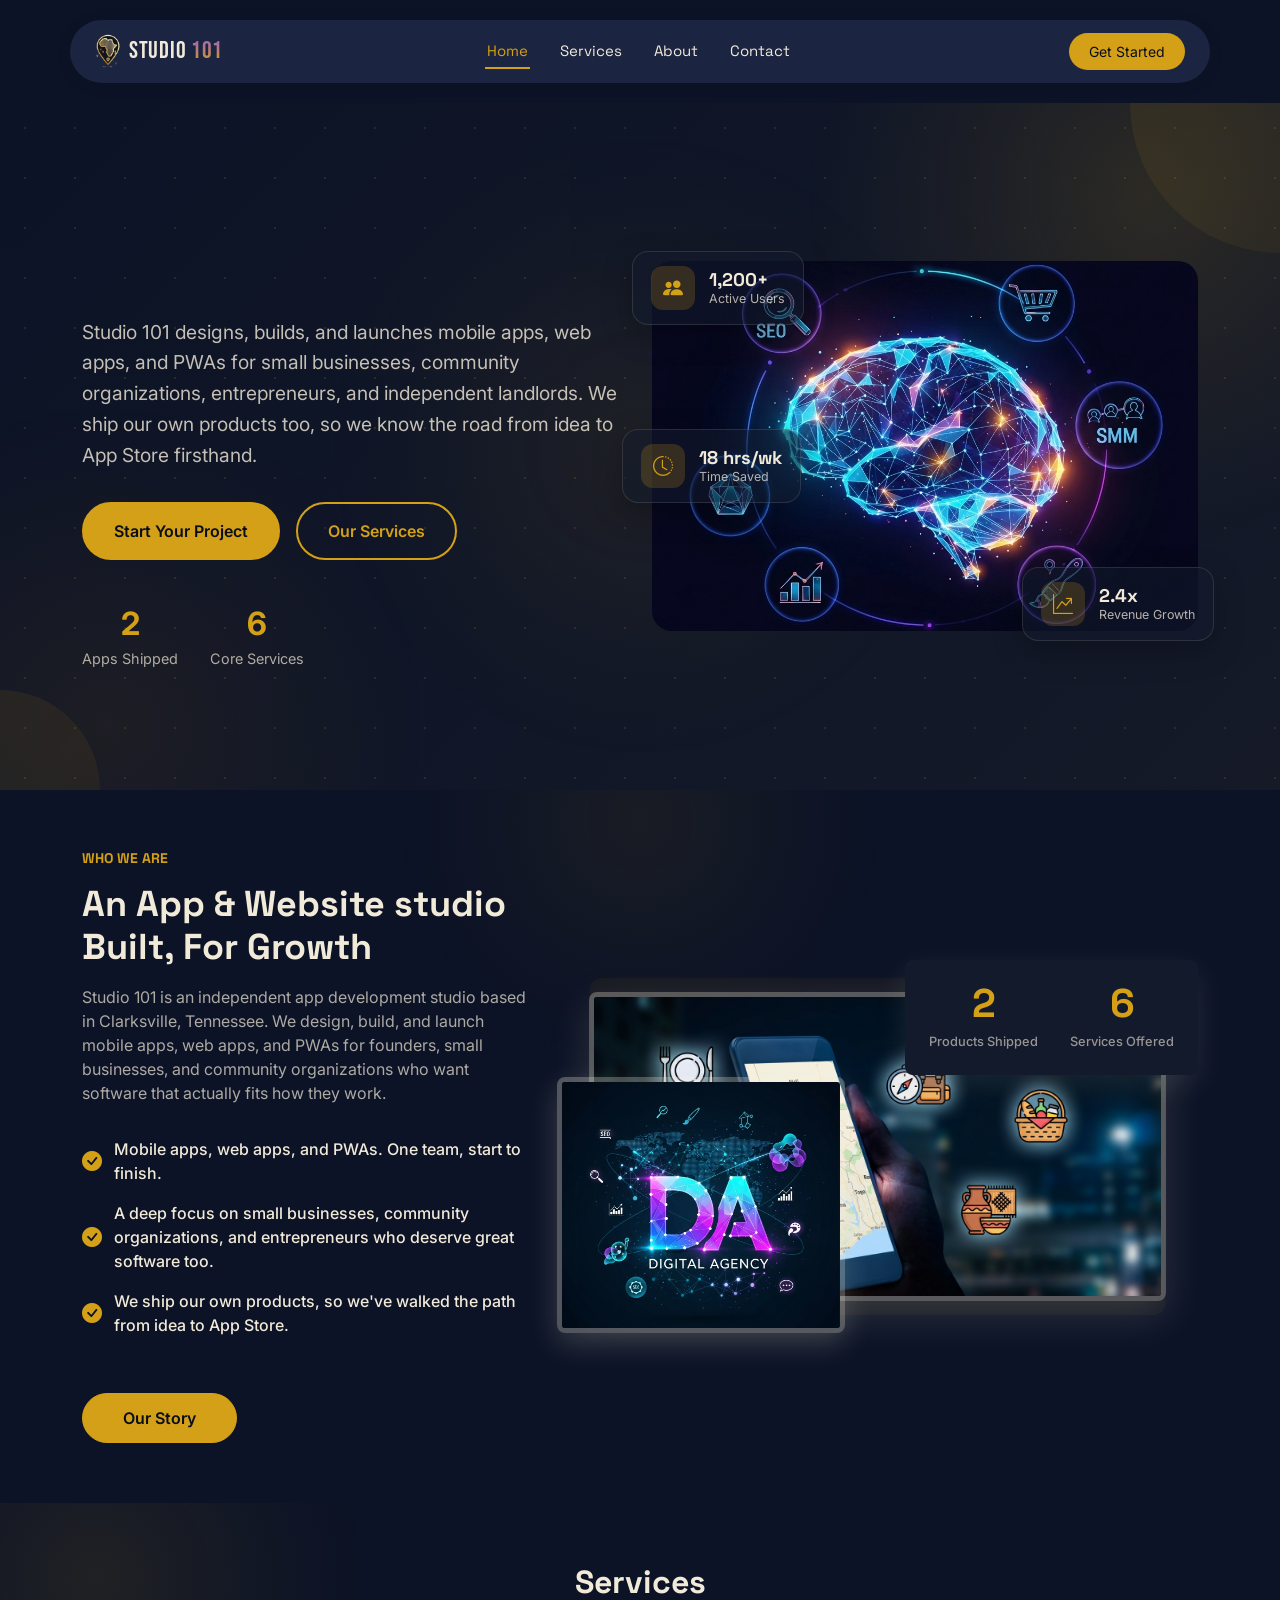
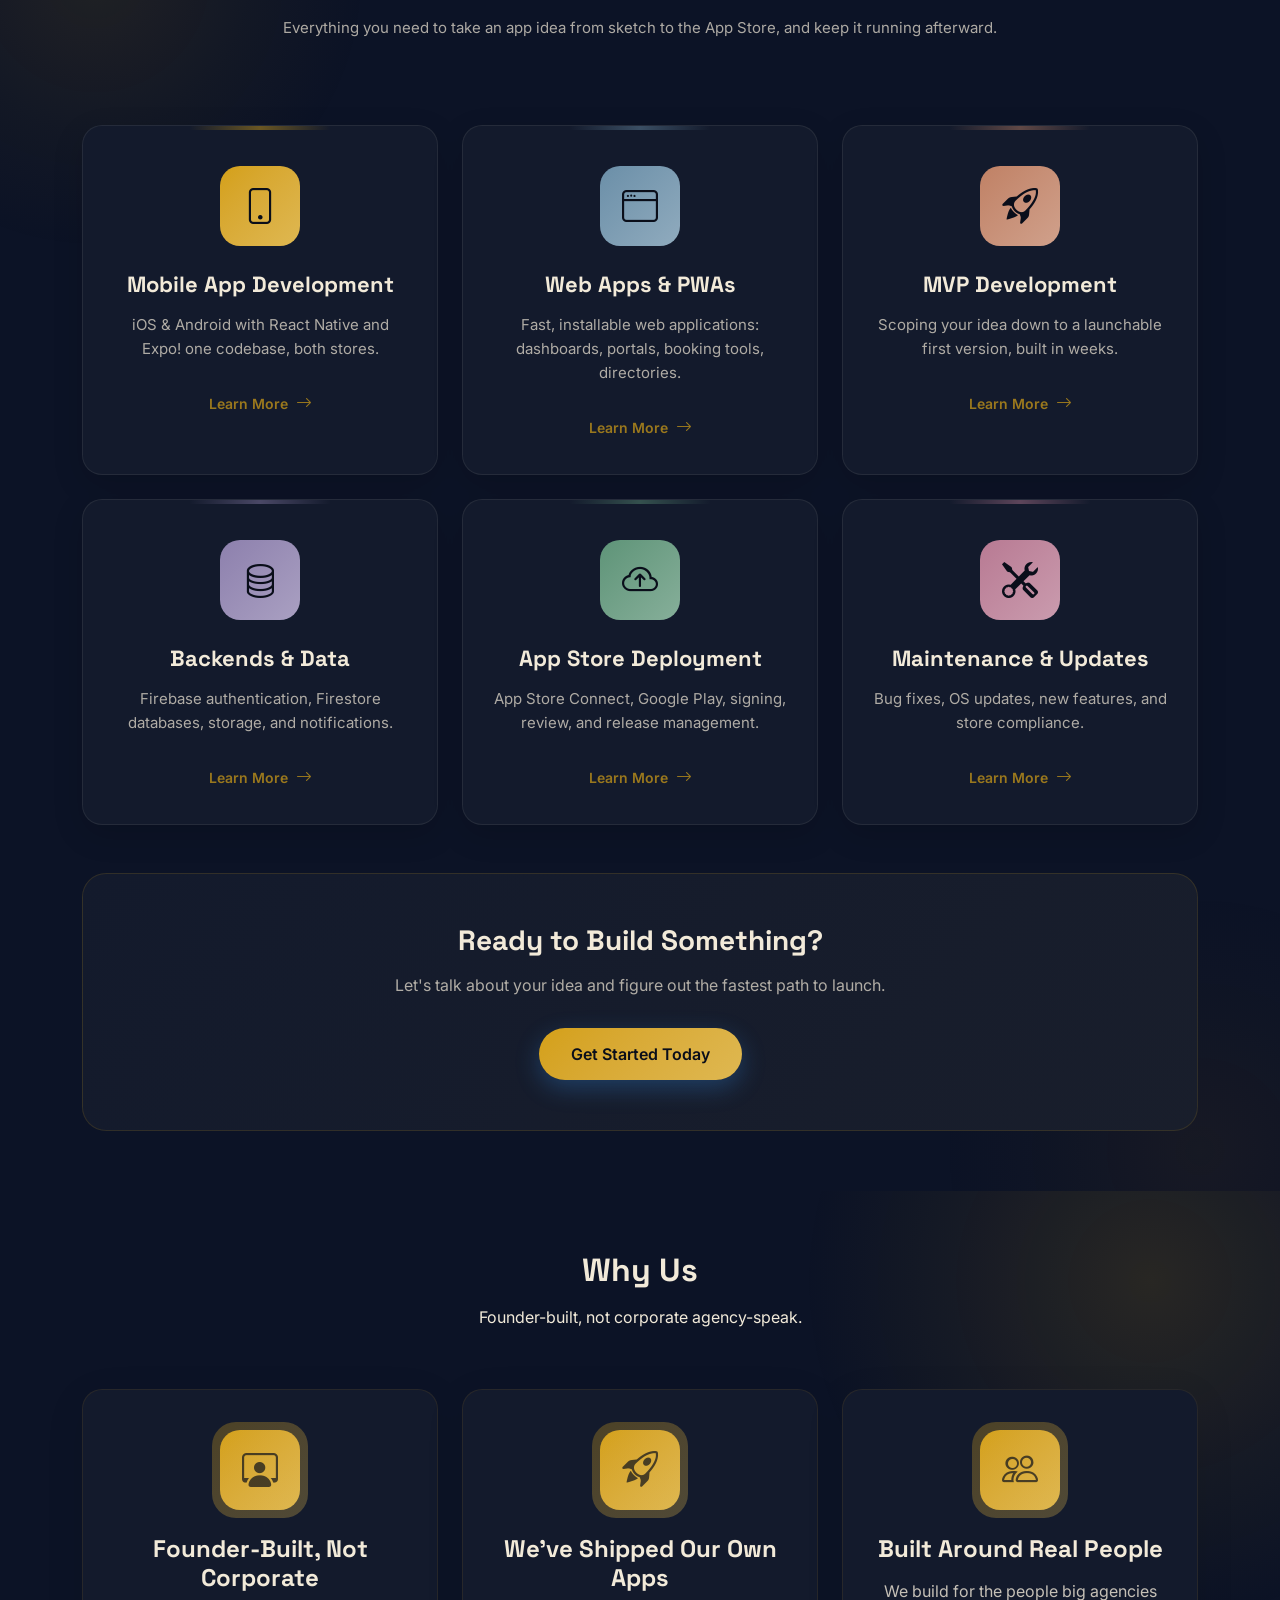
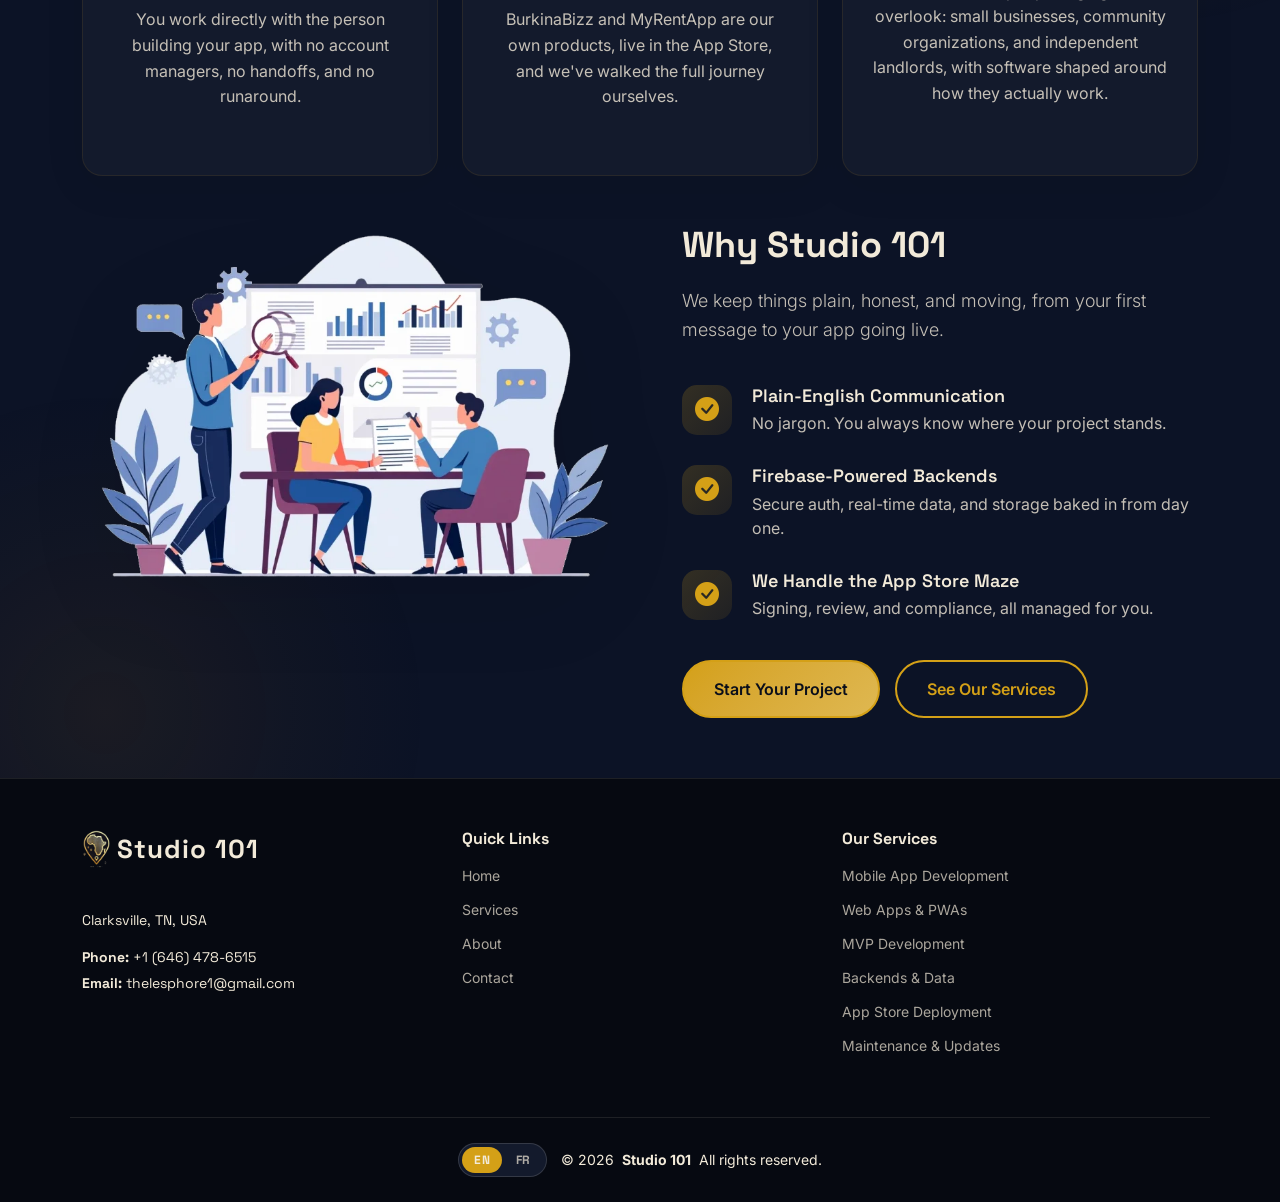
<file: index.html>
<!DOCTYPE html>
<html lang="en">

<head>
  <meta charset="utf-8">
  <meta content="width=device-width, initial-scale=1.0" name="viewport">
  <meta name="color-scheme" content="dark">
  <meta name="theme-color" content="#0c1326">
  <title>Studio 101 | Mobile &amp; Web App Development in Clarksville, TN</title>
  <meta name="description" content="Studio 101 is an independent app development studio in Clarksville, TN, building mobile apps, web apps, and PWAs for the African diaspora, small businesses, and community organizations.">
  <meta name="keywords" content="Studio 101, app development, Clarksville TN, React Native, Expo, mobile app development, African diaspora apps">

  <!-- Favicons -->
  <link href="assets/img/favicon.png" rel="icon">
  <link href="assets/img/apple-touch-icon.png" rel="apple-touch-icon">

  <!-- Canonical -->
  <link href="https://waongoadrien.github.io/FasoStudio101/" rel="canonical">

  <!-- Open Graph / Facebook / LinkedIn -->
  <meta property="og:type" content="website">
  <meta property="og:site_name" content="Studio 101">
  <meta property="og:title" content="Studio 101 | Mobile & Web App Development in Clarksville, TN">
  <meta property="og:description" content="Studio 101 is an independent app development studio in Clarksville, TN, building mobile apps, web apps, and PWAs for the African diaspora, small businesses, and community organizations.">
  <meta property="og:url" content="https://waongoadrien.github.io/FasoStudio101/">
  <meta property="og:image" content="https://waongoadrien.github.io/FasoStudio101/assets/img/og-image.png">
  <meta property="og:image:width" content="1200">
  <meta property="og:image:height" content="630">
  <meta property="og:image:alt" content="Studio 101 logo">

  <!-- Twitter -->
  <meta name="twitter:card" content="summary_large_image">
  <meta name="twitter:title" content="Studio 101 | Mobile & Web App Development in Clarksville, TN">
  <meta name="twitter:description" content="Studio 101 is an independent app development studio in Clarksville, TN, building mobile apps, web apps, and PWAs for the African diaspora, small businesses, and community organizations.">
  <meta name="twitter:image" content="https://waongoadrien.github.io/FasoStudio101/assets/img/og-image.png">

  <!-- Fonts -->
  <link href="https://fonts.googleapis.com" rel="preconnect">
  <link href="https://fonts.gstatic.com" rel="preconnect" crossorigin>
  <link href="https://fonts.googleapis.com/css2?family=Inter:wght@300;400;500;600;700;800;900&family=Space+Grotesk:wght@300;400;500;600;700&family=Bebas+Neue&display=swap" rel="stylesheet">

  <!-- Vendor CSS Files -->
  <link href="assets/vendor/bootstrap/css/bootstrap.min.css" rel="stylesheet">
  <link href="assets/vendor/bootstrap-icons/bootstrap-icons.css" rel="stylesheet">
  <link href="assets/vendor/aos/aos.css" rel="stylesheet">
  <link href="assets/vendor/swiper/swiper-bundle.min.css" rel="stylesheet">
  <link href="assets/vendor/glightbox/css/glightbox.min.css" rel="stylesheet">

  <!-- Main CSS File -->
  <link href="assets/css/main.css" rel="stylesheet">

  <!-- =======================================================
  * Template Name: Clarity
  * Template URL: https://bootstrapmade.com/clarity-bootstrap-agency-template/
  * Author: BootstrapMade.com
  * License: https://bootstrapmade.com/license/
  ======================================================== -->
</head>

<body class="index-page">

  <!-- Scroll Progress Bar -->
  <div class="scroll-progress" aria-hidden="true">
    <div class="scroll-progress__fill"></div>
  </div>

  <header id="header" class="header d-flex align-items-center sticky-top">
    <div class="header-container container-fluid container-xl position-relative d-flex align-items-center justify-content-between">

      <a href="index.html" class="logo d-flex align-items-center me-auto me-xl-0">
        <img src="assets/img/icon.png" alt="Studio 101">
        <h1 class="sitename">Studio <span class="sitename__accent">101</span></h1>
      </a>

      <nav id="navmenu" class="navmenu">
        <ul>
          <li><a href="index.html" class="active" data-i18n="nav.home">Home</a></li>
          <li><a href="services.html" data-i18n="nav.services">Services</a></li>
          <li><a href="about.html" data-i18n="nav.about">About</a></li>
          <li><a href="contact.html" data-i18n="nav.contact">Contact</a></li>
        </ul>
        <i class="mobile-nav-toggle d-xl-none bi bi-list"></i>
      </nav>

      <a class="btn-getstarted" href="contact.html" data-i18n="nav.getStarted">Get Started</a>

    </div>
  </header>

  <main class="main">

    <!-- Hero Section -->
    <section id="hero" class="hero section glow-section glow-section--heavy">

      <div class="glow-blob glow-blob--gold glow-blob--md glow-blob--center glow-blob--faint glow-blob--drift-c" aria-hidden="true"></div>

      <div class="container">
        <div class="row align-items-center">
          <div class="col-lg-6" data-aos="fade-right" data-aos-delay="100">
            <div class="hero-content">
              <h1><span id="hero-rotator" class="hero-rotator">Build for <span class="hero-rotator__highlight">Quality</span> &amp; <span class="hero-rotator__highlight">Fun</span></span></h1>
              <p data-i18n="hero.subtitle">Studio 101 designs, builds, and launches mobile apps, web apps, and PWAs, with a special focus on the African diaspora needs, small businesses, community organizations, and independent landlords. We ship our own products too, so we know the road from idea to App Store firsthand.</p>
              <div class="hero-buttons">
                <a href="contact.html" class="btn btn-primary" data-i18n="hero.ctaPrimary">Start Your Project</a>
                <a href="services.html" class="btn btn-outline" data-i18n="hero.ctaSecondary">Our Services</a>
              </div>
              <div class="hero-stats">
                <div class="stat-item">
                  <span class="stat-number purecounter" data-purecounter-start="0" data-purecounter-end="2" data-purecounter-duration="1"></span>
                  <span class="stat-label" data-i18n="hero.stat1Label">Apps Shipped</span>
                </div>
                <div class="stat-item">
                  <span class="stat-number purecounter" data-purecounter-start="0" data-purecounter-end="6" data-purecounter-duration="1"></span>
                  <span class="stat-label" data-i18n="hero.stat2Label">Core Services</span>
                </div>
              </div>
            </div>
          </div>
          <div class="col-lg-6" data-aos="fade-left" data-aos-delay="200">
            <div class="hero-visual">
              <div class="hero-image">
                <img src="assets/img/misc/misc-16.webp" alt="Studio 101 app development" class="img-fluid">
              </div>

              <!-- TODO: swap for a real active-user count once available -->
              <div class="hero-float-card hero-float-card--top-left" data-aos="fade-down-right" data-aos-delay="400">
                <div class="hero-float-card__icon"><i class="bi bi-people-fill"></i></div>
                <div class="hero-float-card__body">
                  <span class="hero-float-card__value">1,200+</span>
                  <span class="hero-float-card__label" data-i18n="heroFloat.activeUsers">Active Users</span>
                </div>
              </div>

              <!-- TODO: swap for a real revenue-growth figure once available -->
              <div class="hero-float-card hero-float-card--bottom-right" data-aos="fade-up-left" data-aos-delay="500">
                <div class="hero-float-card__icon"><i class="bi bi-graph-up-arrow"></i></div>
                <div class="hero-float-card__body">
                  <span class="hero-float-card__value">2.4x</span>
                  <span class="hero-float-card__label" data-i18n="heroFloat.revenueGrowth">Revenue Growth</span>
                </div>
              </div>

              <!-- TODO: swap for a real time-saved figure once available -->
              <div class="hero-float-card hero-float-card--mid-left" data-aos="fade-right" data-aos-delay="600">
                <div class="hero-float-card__icon"><i class="bi bi-clock-history"></i></div>
                <div class="hero-float-card__body">
                  <span class="hero-float-card__value">18 hrs/wk</span>
                  <span class="hero-float-card__label" data-i18n="heroFloat.timeSaved">Time Saved</span>
                </div>
              </div>
            </div>
          </div>
        </div>
      </div>

      <div class="hero-bg-elements">
        <div class="bg-shape shape-1"></div>
        <div class="bg-shape shape-2"></div>
        <div class="bg-particles"></div>
      </div>

    </section><!-- /Hero Section -->

    <!-- About Section -->
    <section id="about" class="about section glow-section glow-section--light">

      <div class="container" data-aos="fade-up" data-aos-delay="100">

        <div class="row gy-5 align-items-center">

          <div class="col-lg-5" data-aos="fade-right" data-aos-delay="200">
            <div class="content">
              <h6 class="subtitle" data-i18n="home.about.subtitle">Who We Are</h6>
              <h2 data-i18n="home.about.title">An App Studio Built By the Diaspora, For the Diaspora</h2>
              <p data-i18n="home.about.text">
                Studio 101 is an independent app development studio based in Clarksville, Tennessee. We design, build, and launch mobile apps, web apps, and PWAs for founders, small businesses, and community organizations who want software that actually fits how they work.
              </p>

              <ul class="features-list">
                <li><i class="bi bi-check-circle-fill"></i><span data-i18n="home.about.feat1">Mobile apps, web apps, and PWAs.  One team, start to finish.</span></li>
                <li><i class="bi bi-check-circle-fill"></i><span data-i18n="home.about.feat2">Deep focus on the African diaspora, small businesses, and community organizations.</span></li>
                <li><i class="bi bi-check-circle-fill"></i><span data-i18n="home.about.feat3">We ship our own products, so we've walked the path from idea to App Store.</span></li>
              </ul>

              <a href="about.html" class="btn btn-primary" data-i18n="home.about.cta">Our Story</a>
            </div>
          </div>

          <div class="col-lg-7" data-aos="fade-left" data-aos-delay="300">
            <div class="image-composition">
              <div class="image-main">
                <img src="assets/img/about/image-banner-app.png" alt="Studio 101 team at work" class="img-fluid" loading="lazy">
              </div>
              <div class="image-secondary">
                <img src="assets/img/about/misc-17.webp" alt="Collaborative planning session" class="img-fluid" loading="lazy">
              </div>
              <div class="stats-card">
                <div class="stats-item">
                  <h3>2</h3>
                  <p data-i18n="home.about.stat1">Products Shipped</p>
                </div>
                <div class="stats-item">
                  <h3>6</h3>
                  <p data-i18n="home.about.stat2">Services Offered</p>
                </div>
              </div>
            </div>
          </div>

        </div>

      </div>

    </section><!-- /About Section -->

    <!-- Services Section -->
    <section id="services" class="services section glow-section glow-section--medium">

      <!-- Section Title -->
      <div class="container section-title" data-aos="fade-up">
        <h2 data-i18n="home.services.title">Services</h2>
        <p data-i18n="home.services.subtitle">Everything you need to take an app idea from sketch to the App Store and keep it running afterward.</p>
      </div><!-- End Section Title -->

      <div class="container" data-aos="fade-up" data-aos-delay="100">

        <div class="row gy-4">
          <div class="col-lg-4 col-md-6" data-aos="fade-up" data-aos-delay="200">
            <div class="service-card service-card--gold">
              <div class="service-icon">
                <i class="bi bi-phone"></i>
              </div>
              <h4><a href="services.html#mobile-app-development" data-i18n="service.mobile.name">Mobile App Development</a></h4>
              <p data-i18n="home.services.mobile.desc">iOS &amp; Android with React Native and Expo! one codebase, both stores.</p>
              <a href="services.html#mobile-app-development" class="service-link">
                <span data-i18n="home.services.learnMore">Learn More</span>
                <i class="bi bi-arrow-right"></i>
              </a>
            </div>
          </div>

          <div class="col-lg-4 col-md-6" data-aos="fade-up" data-aos-delay="300">
            <div class="service-card service-card--sky">
              <div class="service-icon">
                <i class="bi bi-window"></i>
              </div>
              <h4><a href="services.html#web-apps-pwas" data-i18n="service.web.name">Web Apps &amp; PWAs</a></h4>
              <p data-i18n="home.services.web.desc">Fast, installable web applications: dashboards, portals, booking tools, directories.</p>
              <a href="services.html#web-apps-pwas" class="service-link">
                <span data-i18n="home.services.learnMore">Learn More</span>
                <i class="bi bi-arrow-right"></i>
              </a>
            </div>
          </div>

          <div class="col-lg-4 col-md-6" data-aos="fade-up" data-aos-delay="400">
            <div class="service-card service-card--coral">
              <div class="service-icon">
                <i class="bi bi-rocket-takeoff"></i>
              </div>
              <h4><a href="services.html#mvp-development" data-i18n="service.mvp.name">MVP Development</a></h4>
              <p data-i18n="home.services.mvp.desc">Scoping your idea down to a launchable first version, built in weeks.</p>
              <a href="services.html#mvp-development" class="service-link">
                <span data-i18n="home.services.learnMore">Learn More</span>
                <i class="bi bi-arrow-right"></i>
              </a>
            </div>
          </div>

          <div class="col-lg-4 col-md-6" data-aos="fade-up" data-aos-delay="200">
            <div class="service-card service-card--violet">
              <div class="service-icon">
                <i class="bi bi-database"></i>
              </div>
              <h4><a href="services.html#backends-data" data-i18n="service.backend.name">Backends &amp; Data</a></h4>
              <p data-i18n="home.services.backend.desc">Firebase authentication, Firestore databases, storage, and notifications.</p>
              <a href="services.html#backends-data" class="service-link">
                <span data-i18n="home.services.learnMore">Learn More</span>
                <i class="bi bi-arrow-right"></i>
              </a>
            </div>
          </div>

          <div class="col-lg-4 col-md-6" data-aos="fade-up" data-aos-delay="300">
            <div class="service-card service-card--emerald">
              <div class="service-icon">
                <i class="bi bi-cloud-arrow-up"></i>
              </div>
              <h4><a href="services.html#app-store-deployment" data-i18n="service.deploy.name">App Store Deployment</a></h4>
              <p data-i18n="home.services.deploy.desc">App Store Connect, Google Play, signing, review, and release management.</p>
              <a href="services.html#app-store-deployment" class="service-link">
                <span data-i18n="home.services.learnMore">Learn More</span>
                <i class="bi bi-arrow-right"></i>
              </a>
            </div>
          </div>

          <div class="col-lg-4 col-md-6" data-aos="fade-up" data-aos-delay="400">
            <div class="service-card service-card--rose">
              <div class="service-icon">
                <i class="bi bi-tools"></i>
              </div>
              <h4><a href="services.html#maintenance-updates" data-i18n="service.maintenance.name">Maintenance &amp; Updates</a></h4>
              <p data-i18n="home.services.maintenance.desc">Bug fixes, OS updates, new features, and store compliance.</p>
              <a href="services.html#maintenance-updates" class="service-link">
                <span data-i18n="home.services.learnMore">Learn More</span>
                <i class="bi bi-arrow-right"></i>
              </a>
            </div>
          </div>

        </div>

        <div class="row mt-5">
          <div class="col-12 text-center" data-aos="fade-up" data-aos-delay="400">
            <div class="services-cta">
              <h3 data-i18n="home.services.ctaTitle">Ready to Build Something?</h3>
              <p data-i18n="home.services.ctaText">Let's talk about your idea and figure out the fastest path to launch.</p>
              <a href="contact.html" class="btn btn-primary" data-i18n="home.services.ctaButton">Get Started Today</a>
            </div>
          </div>
        </div>

      </div>

    </section><!-- /Services Section -->

    <!-- Why Us Section -->
    <section id="why-us" class="why-us section glow-section glow-section--heavy">

      <!-- Section Title -->
      <div class="container section-title" data-aos="fade-up">
        <h2 data-i18n="home.whyus.title">Why Us</h2>
        <p data-i18n="home.whyus.subtitle">Founder-built, not corporate agency-speak.</p>
      </div><!-- End Section Title -->

      <div class="container" data-aos="fade-up" data-aos-delay="100">

        <div class="row g-4">

          <div class="col-lg-4 col-md-6" data-aos="fade-up" data-aos-delay="200">
            <div class="feature-card">
              <div class="icon-wrapper">
                <i class="bi bi-person-workspace"></i>
              </div>
              <h4 data-i18n="home.whyus.card1.title">Founder-Built, Not Corporate</h4>
              <p data-i18n="home.whyus.card1.text">You work directly with the person building your app, with no account managers, no handoffs, and no runaround.</p>
            </div>
          </div><!-- End Feature Card -->

          <div class="col-lg-4 col-md-6" data-aos="fade-up" data-aos-delay="300">
            <div class="feature-card">
              <div class="icon-wrapper">
                <i class="bi bi-rocket-takeoff"></i>
              </div>
              <h4 data-i18n="home.whyus.card2.title">We've Shipped Our Own Apps</h4>
              <p data-i18n="home.whyus.card2.text">BurkinaBizz and MyRentApp are our own products, live in the App Store, and we've walked the full journey ourselves.</p>
            </div>
          </div><!-- End Feature Card -->

          <div class="col-lg-4 col-md-6" data-aos="fade-up" data-aos-delay="400">
            <div class="feature-card">
              <div class="icon-wrapper">
                <i class="bi bi-people"></i>
              </div>
              <h4 data-i18n="home.whyus.card3.title">Built for Your Community</h4>
              <p data-i18n="home.whyus.card3.text">A special focus on the African diaspora, small businesses, community organizations, and independent landlords.</p>
            </div>
          </div><!-- End Feature Card -->

        </div>

        <div class="row mt-5">
          <div class="col-lg-6" data-aos="fade-right" data-aos-delay="200">
            <div class="feature-showcase">
              <img src="assets/img/illustration/illustration-14.webp" alt="Studio 101 build process" class="img-fluid">
            </div>
          </div>

          <div class="col-lg-6" data-aos="fade-left" data-aos-delay="300">
            <div class="feature-content">
              <h3 data-i18n="home.whyus.heading">Why Studio 101</h3>
              <p class="lead" data-i18n="home.whyus.lead">We keep things plain, honest, and moving, from your first message to your app going live.</p>

              <div class="feature-list">
                <div class="feature-item">
                  <div class="feature-icon">
                    <i class="bi bi-check-circle-fill"></i>
                  </div>
                  <div class="feature-text">
                    <h5 data-i18n="home.whyus.item1.title">Plain-English Communication</h5>
                    <p data-i18n="home.whyus.item1.text">No jargon. You always know where your project stands.</p>
                  </div>
                </div>

                <div class="feature-item">
                  <div class="feature-icon">
                    <i class="bi bi-check-circle-fill"></i>
                  </div>
                  <div class="feature-text">
                    <h5 data-i18n="home.whyus.item2.title">Firebase-Powered Backends</h5>
                    <p data-i18n="home.whyus.item2.text">Secure auth, real-time data, and storage baked in from day one.</p>
                  </div>
                </div>

                <div class="feature-item">
                  <div class="feature-icon">
                    <i class="bi bi-check-circle-fill"></i>
                  </div>
                  <div class="feature-text">
                    <h5 data-i18n="home.whyus.item3.title">We Handle the App Store Maze</h5>
                    <p data-i18n="home.whyus.item3.text">Signing, review, and compliance, all managed for you.</p>
                  </div>
                </div>
              </div>

              <div class="cta-wrapper">
                <a href="contact.html" class="btn btn-primary" data-i18n="hero.ctaPrimary">Start Your Project</a>
                <a href="services.html" class="btn btn-outline" data-i18n="home.whyus.cta2">See Our Services</a>
              </div>
            </div>
          </div>
        </div>

      </div>

    </section><!-- /Why Us Section -->

  </main>

  <footer id="footer" class="footer position-relative dark-background">

    <div class="container footer-top">
      <div class="row gy-4">
        <div class="col-lg-4 col-md-6 footer-about">
          <a href="index.html" class="logo d-flex align-items-center">
            <img src="assets/img/icon.png" alt="Studio 101">
            <span class="sitename">Studio 101</span>
          </a>
          <div class="footer-contact pt-3">
            <p data-i18n="footer.location">Clarksville, TN, USA</p>
            <p class="mt-3"><strong data-i18n="footer.phoneLabel">Phone:</strong> <span>+1 (646) 478-6515</span></p>
            <p><strong data-i18n="footer.emailLabel">Email:</strong> <span>thelesphore1@gmail.com</span></p>
          </div>
        </div>

        <div class="col-lg-4 col-md-6 footer-links">
          <h4 data-i18n="footer.quickLinks">Quick Links</h4>
          <ul>
            <li><a href="index.html" data-i18n="nav.home">Home</a></li>
            <li><a href="services.html" data-i18n="nav.services">Services</a></li>
            <li><a href="about.html" data-i18n="nav.about">About</a></li>
            <li><a href="contact.html" data-i18n="nav.contact">Contact</a></li>
          </ul>
        </div>

        <div class="col-lg-4 col-md-6 footer-links">
          <h4 data-i18n="footer.ourServices">Our Services</h4>
          <ul>
            <li><a href="services.html#mobile-app-development" data-i18n="service.mobile.name">Mobile App Development</a></li>
            <li><a href="services.html#web-apps-pwas" data-i18n="service.web.name">Web Apps &amp; PWAs</a></li>
            <li><a href="services.html#mvp-development" data-i18n="service.mvp.name">MVP Development</a></li>
            <li><a href="services.html#backends-data" data-i18n="service.backend.name">Backends &amp; Data</a></li>
            <li><a href="services.html#app-store-deployment" data-i18n="service.deploy.name">App Store Deployment</a></li>
            <li><a href="services.html#maintenance-updates" data-i18n="service.maintenance.name">Maintenance &amp; Updates</a></li>
          </ul>
        </div>

      </div>
    </div>

    <div class="container copyright text-center mt-4">
      <div class="copyright-row">
        <div class="lang-toggle" role="group" aria-label="Language">
          <button type="button" class="lang-toggle__btn" data-lang="en">EN</button>
          <button type="button" class="lang-toggle__btn" data-lang="fr">FR</button>
        </div>
        <p>© <span>2026</span> <strong class="px-1 sitename">Studio 101</strong> <span data-i18n="footer.rights">All rights reserved.</span></p>
      </div>
    </div>

  </footer>

  <!-- Scroll Top -->
  <a href="#" id="scroll-top" class="scroll-top d-flex align-items-center justify-content-center"><i class="bi bi-arrow-up-short"></i></a>

  <!-- Preloader -->
  <div id="preloader"></div>

  <!-- Vendor JS Files -->
  <script src="assets/vendor/bootstrap/js/bootstrap.bundle.min.js"></script>
  <script src="assets/vendor/aos/aos.js"></script>
  <script src="assets/vendor/purecounter/purecounter_vanilla.js"></script>
  <script src="assets/vendor/imagesloaded/imagesloaded.pkgd.min.js"></script>
  <script src="assets/vendor/isotope-layout/isotope.pkgd.min.js"></script>
  <script src="assets/vendor/swiper/swiper-bundle.min.js"></script>
  <script src="assets/vendor/glightbox/js/glightbox.min.js"></script>

  <!-- Main JS File -->
  <script src="assets/js/main.js"></script>

  <!-- Language toggle -->
  <script src="assets/js/i18n.js"></script>

  <!-- Hero headline rotator: loops between phrases forever, in the current language -->
  <script>
    (function () {
      var el = document.getElementById('hero-rotator');
      if (!el) return;

      var phrasesByLang = {
        en: [
          'Build for <span class="hero-rotator__highlight">Quality</span> &amp; <span class="hero-rotator__highlight">Fun</span>',
          'Deploy <span class="hero-rotator__highlight">everywhere</span>',
          'Scale with <span class="hero-rotator__highlight">confidence</span>'
        ],
        fr: [
          'Construit avec <span class="hero-rotator__highlight">qualité</span> &amp; <span class="hero-rotator__highlight">plaisir</span>',
          'Déployez <span class="hero-rotator__highlight">partout</span> App Store & Google Play',
          'Évoluez Vite et en toute <span class="hero-rotator__highlight">confiance</span>'
        ]
      };
      var index = 0;

      function currentPhrases() {
        var lang = window.STUDIO101_LANG || 'en';
        return phrasesByLang[lang] || phrasesByLang.en;
      }

      function swapTo(nextIndex) {
        el.classList.add('is-swapping');
        setTimeout(function () {
          index = nextIndex;
          el.innerHTML = currentPhrases()[index];
          el.classList.remove('is-swapping');
        }, 500);
      }

      // i18n.js (loaded just above) has already applied the stored language
      // by the time this runs, so sync the initial phrase immediately -
      // no fade, so there's no English flash before the swap.
      index = 0;
      el.innerHTML = currentPhrases()[0];

      setInterval(function () {
        swapTo((index + 1) % currentPhrases().length);
      }, 2600);

      document.addEventListener('studio101:langchange', function () {
        swapTo(0);
      });
    })();
  </script>

</body>

</html>
</file>
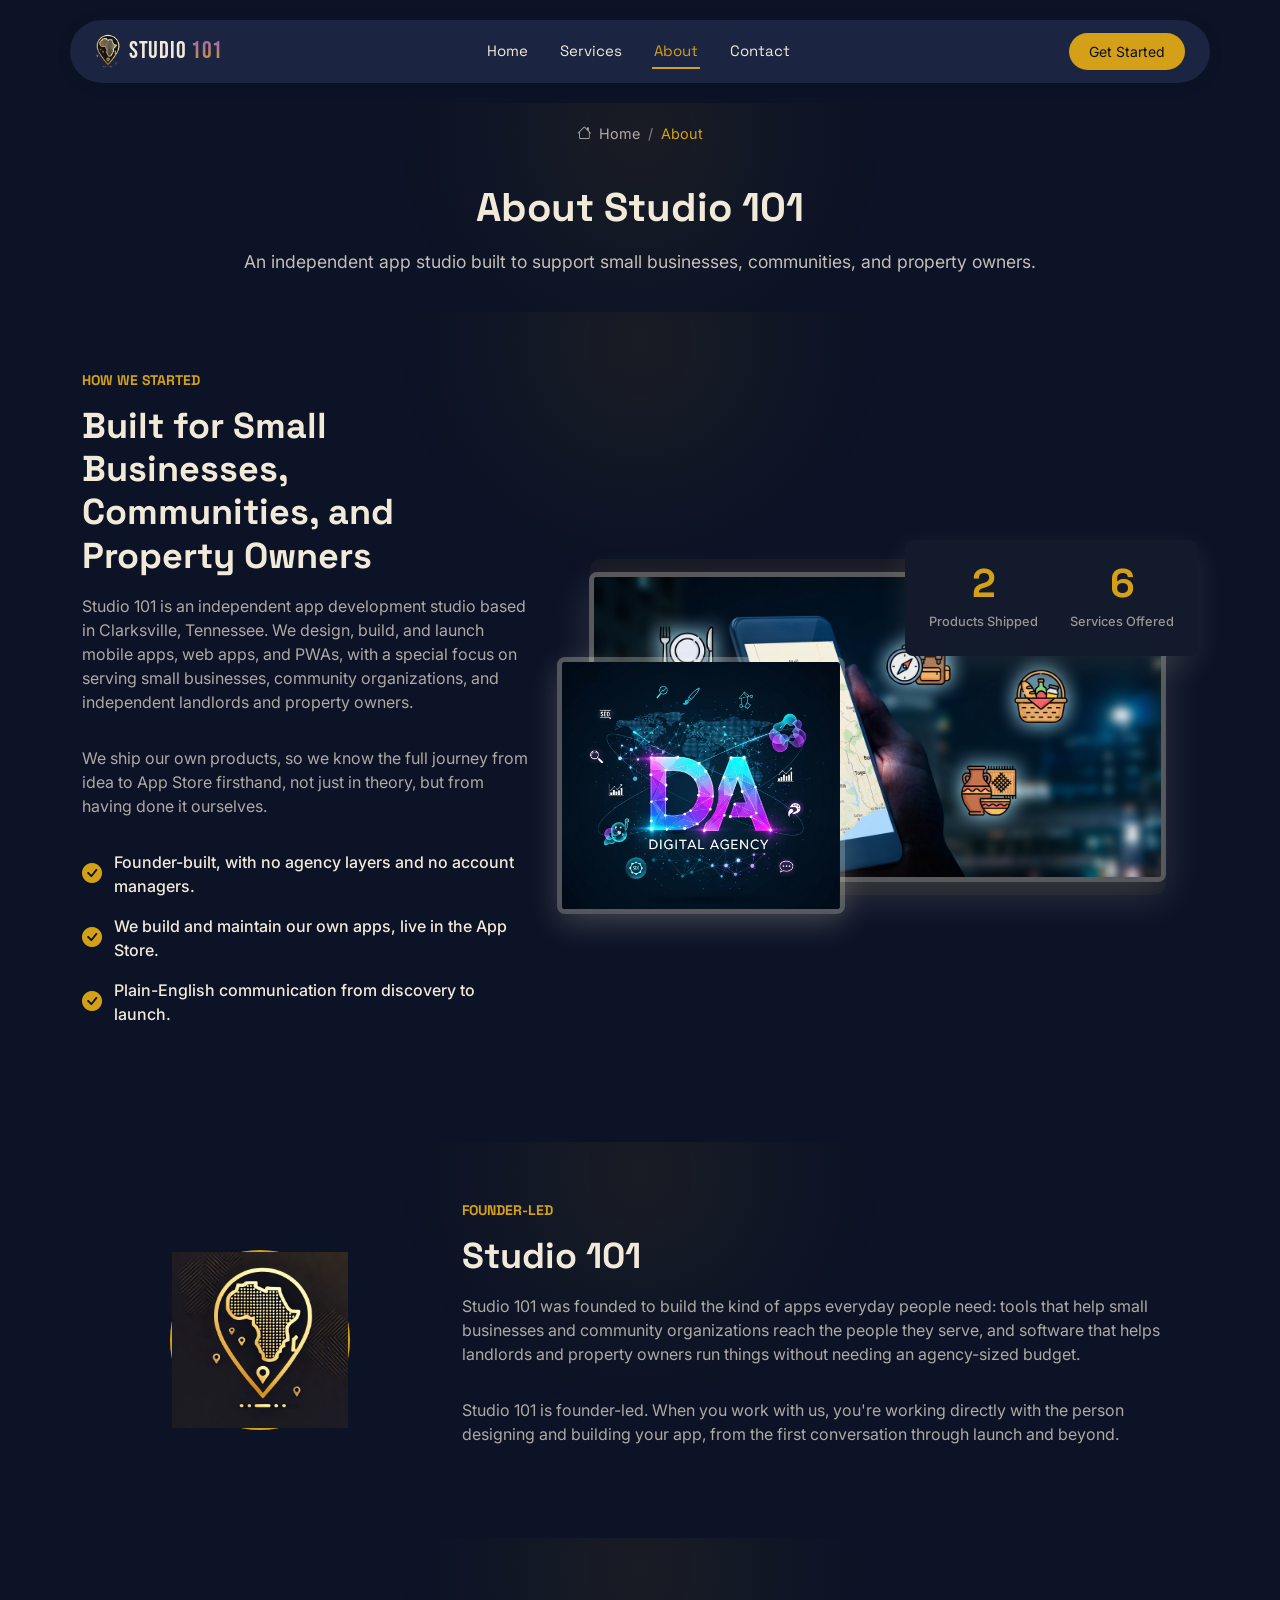
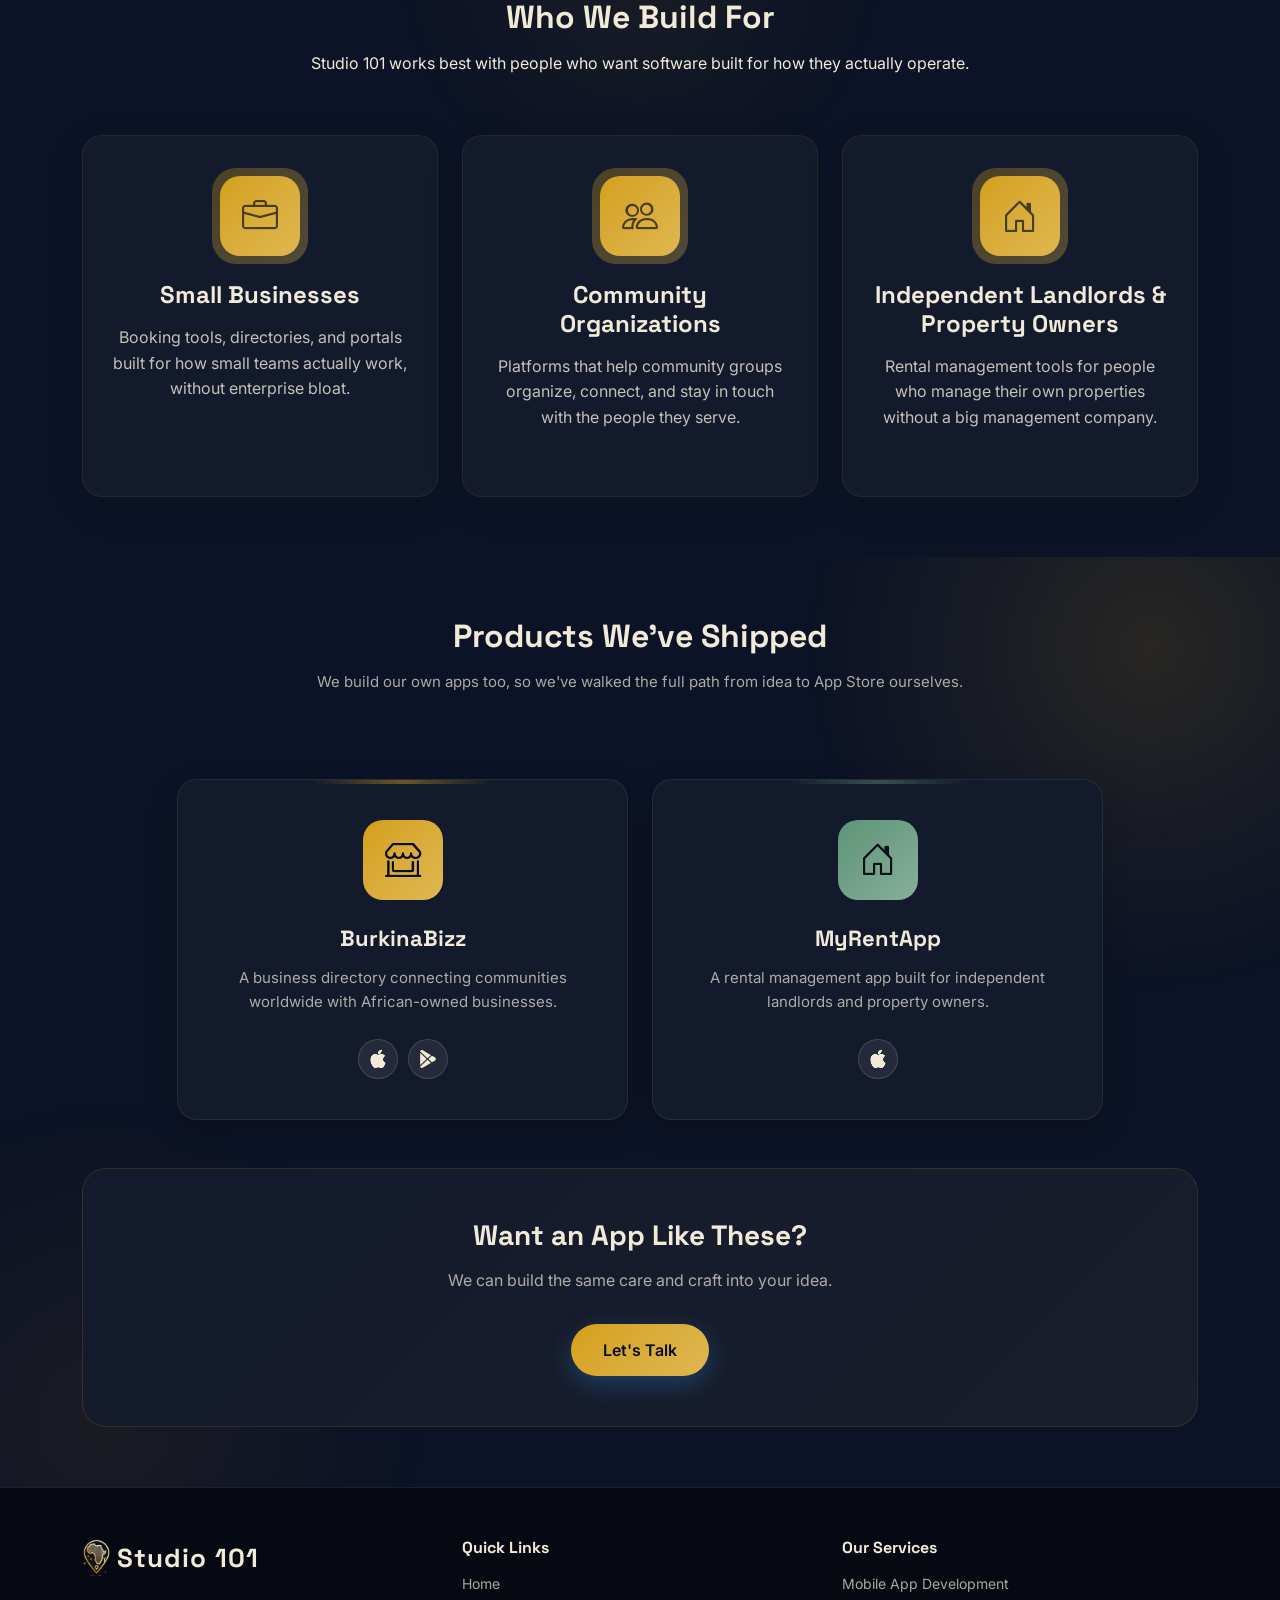
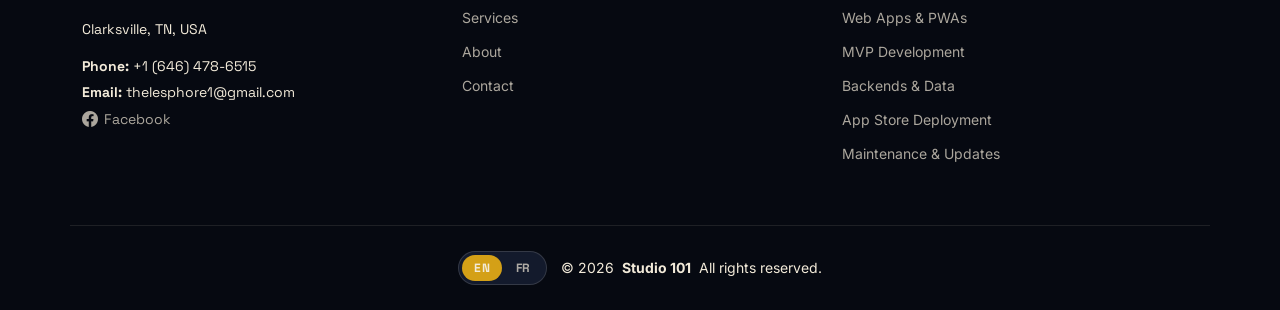
<file: about.html>
<!DOCTYPE html>
<html lang="en">

<head>
  <meta charset="utf-8">
  <meta content="width=device-width, initial-scale=1.0" name="viewport">
  <meta name="color-scheme" content="dark">
  <meta name="theme-color" content="#0c1326">
  <title>About | Studio 101 - Mobile &amp; Web App Development in Clarksville, TN</title>
  <meta name="description" content="Studio 101 is an independent app development studio building for small businesses, community organizations, and independent property owners.">
  <meta name="keywords" content="Studio 101 about, Clarksville TN app studio, BurkinaBizz app, MyRentApp">

  <!-- Favicons -->
  <link href="assets/img/favicon.png" rel="icon">
  <link href="assets/img/apple-touch-icon.png" rel="apple-touch-icon">

  <!-- Canonical -->
  <link href="https://waongoadrien.github.io/FasoStudio101/about.html" rel="canonical">

  <!-- Open Graph / Facebook / LinkedIn -->
  <meta property="og:type" content="website">
  <meta property="og:site_name" content="Studio 101">
  <meta property="og:title" content="About | Studio 101 - Mobile & Web App Development in Clarksville, TN">
  <meta property="og:description" content="Studio 101 is an independent app development studio building for small businesses, community organizations, and independent property owners.">
  <meta property="og:url" content="https://waongoadrien.github.io/FasoStudio101/about.html">
  <meta property="og:image" content="https://waongoadrien.github.io/FasoStudio101/assets/img/og-image.png">
  <meta property="og:image:width" content="1200">
  <meta property="og:image:height" content="630">
  <meta property="og:image:alt" content="Studio 101 logo">

  <!-- Twitter -->
  <meta name="twitter:card" content="summary_large_image">
  <meta name="twitter:title" content="About | Studio 101 - Mobile & Web App Development in Clarksville, TN">
  <meta name="twitter:description" content="Studio 101 is an independent app development studio building for small businesses, community organizations, and independent property owners.">
  <meta name="twitter:image" content="https://waongoadrien.github.io/FasoStudio101/assets/img/og-image.png">

  <!-- Fonts -->
  <link href="https://fonts.googleapis.com" rel="preconnect">
  <link href="https://fonts.gstatic.com" rel="preconnect" crossorigin>
  <link href="https://fonts.googleapis.com/css2?family=Inter:wght@300;400;500;600;700;800;900&family=Space+Grotesk:wght@300;400;500;600;700&family=Bebas+Neue&display=swap" rel="stylesheet">

  <!-- Vendor CSS Files -->
  <link href="assets/vendor/bootstrap/css/bootstrap.min.css" rel="stylesheet">
  <link href="assets/vendor/bootstrap-icons/bootstrap-icons.css" rel="stylesheet">
  <link href="assets/vendor/aos/aos.css" rel="stylesheet">
  <link href="assets/vendor/swiper/swiper-bundle.min.css" rel="stylesheet">
  <link href="assets/vendor/glightbox/css/glightbox.min.css" rel="stylesheet">

  <!-- Main CSS File -->
  <link href="assets/css/main.css" rel="stylesheet">

  <!-- =======================================================
  * Template Name: Clarity
  * Template URL: https://bootstrapmade.com/clarity-bootstrap-agency-template/
  * Author: BootstrapMade.com
  * License: https://bootstrapmade.com/license/
  ======================================================== -->
</head>

<body class="about-page">

  <!-- Scroll Progress Bar -->
  <div class="scroll-progress" aria-hidden="true">
    <div class="scroll-progress__fill"></div>
  </div>

  <header id="header" class="header d-flex align-items-center sticky-top">
    <div class="header-container container-fluid container-xl position-relative d-flex align-items-center justify-content-between">

      <a href="index.html" class="logo d-flex align-items-center me-auto me-xl-0">
        <img src="assets/img/icon.png" alt="Studio 101">
        <h1 class="sitename">Studio <span class="sitename__accent">101</span></h1>
      </a>

      <nav id="navmenu" class="navmenu">
        <ul>
          <li><a href="index.html" data-i18n="nav.home">Home</a></li>
          <li><a href="services.html" data-i18n="nav.services">Services</a></li>
          <li><a href="about.html" class="active" data-i18n="nav.about">About</a></li>
          <li><a href="contact.html" data-i18n="nav.contact">Contact</a></li>
        </ul>
        <i class="mobile-nav-toggle d-xl-none bi bi-list"></i>
      </nav>

      <a class="btn-getstarted" href="contact.html" data-i18n="nav.getStarted">Get Started</a>

    </div>
  </header>

  <main class="main">

    <!-- Page Title -->
    <div class="page-title glow-section glow-section--light">
      <div class="breadcrumbs">
        <nav aria-label="breadcrumb">
          <ol class="breadcrumb">
            <li class="breadcrumb-item"><a href="index.html"><i class="bi bi-house"></i> <span data-i18n="breadcrumb.home">Home</span></a></li>
            <li class="breadcrumb-item active current" data-i18n="nav.about">About</li>
          </ol>
        </nav>
      </div>

      <div class="title-wrapper">
        <h1 data-i18n="about.page.title">About Studio 101</h1>
        <p data-i18n="about.page.subtitle">An independent app studio built to support small businesses, communities, and property owners.</p>
      </div>
    </div><!-- End Page Title -->

    <!-- Our Story Section -->
    <section id="story" class="about section glow-section glow-section--light">

      <div class="container" data-aos="fade-up" data-aos-delay="100">

        <div class="row gy-5 align-items-center">

          <div class="col-lg-5" data-aos="fade-right" data-aos-delay="200">
            <div class="content">
              <h6 class="subtitle" data-i18n="about.story.subtitle">How We Started</h6>
              <h2 data-i18n="about.story.title">Built for Small Businesses, Communities, and Property Owners</h2>
              <p data-i18n="about.story.p1">
                Studio 101 is an independent app development studio based in Clarksville, Tennessee. We design, build, and launch mobile apps, web apps, and PWAs, with a special focus on serving small businesses, community organizations, and independent landlords and property owners.
              </p>
              <p data-i18n="about.story.p2">
                We ship our own products, so we know the full journey from idea to App Store firsthand, not just in theory, but from having done it ourselves.
              </p>

              <ul class="features-list">
                <li><i class="bi bi-check-circle-fill"></i><span data-i18n="about.story.feat1">Founder-built, with no agency layers and no account managers.</span></li>
                <li><i class="bi bi-check-circle-fill"></i><span data-i18n="about.story.feat2">We build and maintain our own apps, live in the App Store.</span></li>
                <li><i class="bi bi-check-circle-fill"></i><span data-i18n="about.story.feat3">Plain-English communication from discovery to launch.</span></li>
              </ul>
            </div>
          </div>

          <div class="col-lg-7" data-aos="fade-left" data-aos-delay="300">
            <div class="image-composition">
              <div class="image-main">
                <img src="assets/img/about/image-banner-app.png" alt="Studio 101 at work" class="img-fluid" loading="lazy">
              </div>
              <div class="image-secondary">
                <img src="assets/img/about/misc-17.webp" alt="Planning a Studio 101 project" class="img-fluid" loading="lazy">
              </div>
              <div class="stats-card">
                <div class="stats-item">
                  <h3>2</h3>
                  <p data-i18n="home.about.stat1">Products Shipped</p>
                </div>
                <div class="stats-item">
                  <h3>6</h3>
                  <p data-i18n="home.about.stat2">Services Offered</p>
                </div>
              </div>
            </div>
          </div>

        </div>

      </div>

    </section><!-- /Our Story Section -->

    <!-- Founder Section -->
    <section id="founder" class="about section glow-section glow-section--light">

      <div class="container" data-aos="fade-up" data-aos-delay="100">

        <div class="row gy-5 align-items-center">

          <div class="col-lg-4 text-center" data-aos="zoom-in" data-aos-delay="200">
            <div class="founder-avatar mx-auto">
              <img src="assets/img/apple-touch-icon.png" alt="Studio 101 founder" class="img-fluid" loading="lazy">

            </div>
            <!-- TODO: swap this placeholder for a real photo/logo -->
          </div>

          <div class="col-lg-8" data-aos="fade-left" data-aos-delay="300">
            <div class="content">
              <h6 class="subtitle" data-i18n="about.founder.subtitle">Founder-Led</h6>
              <h2>Studio 101</h2>
              <p data-i18n="about.founder.p1">
                Studio 101 was founded to build the kind of apps everyday people need: tools that help small businesses and community organizations reach the people they serve, and software that helps landlords and property owners run things without needing an agency-sized budget.
              </p>
              <p data-i18n="about.founder.p2">
                Studio 101 is founder-led. When you work with us, you're working directly with the person designing and building your app, from the first conversation through launch and beyond.
              </p>
            </div>
          </div>

        </div>

      </div>

    </section><!-- /Founder Section -->

    <!-- Who We Build For Section -->
    <section id="who-we-serve" class="why-us section glow-section glow-section--light">

      <!-- Section Title -->
      <div class="container section-title" data-aos="fade-up">
        <h2 data-i18n="about.whoWeServe.title">Who We Build For</h2>
        <p data-i18n="about.whoWeServe.subtitle">Studio 101 works best with people who want software built for how they actually operate.</p>
      </div><!-- End Section Title -->

      <div class="container" data-aos="fade-up" data-aos-delay="100">

        <div class="row g-4">

          <div class="col-lg-4 col-md-6" data-aos="fade-up" data-aos-delay="200">
            <div class="feature-card">
              <div class="icon-wrapper">
                <i class="bi bi-briefcase"></i>
              </div>
              <h4 data-i18n="about.whoWeServe.card1.title">Small Businesses</h4>
              <p data-i18n="about.whoWeServe.card1.text">Booking tools, directories, and portals built for how small teams actually work, without enterprise bloat.</p>
            </div>
          </div><!-- End Feature Card -->

          <div class="col-lg-4 col-md-6" data-aos="fade-up" data-aos-delay="300">
            <div class="feature-card">
              <div class="icon-wrapper">
                <i class="bi bi-people"></i>
              </div>
              <h4 data-i18n="about.whoWeServe.card2.title">Community Organizations</h4>
              <p data-i18n="about.whoWeServe.card2.text">Platforms that help community groups organize, connect, and stay in touch with the people they serve.</p>
            </div>
          </div><!-- End Feature Card -->

          <div class="col-lg-4 col-md-6" data-aos="fade-up" data-aos-delay="400">
            <div class="feature-card">
              <div class="icon-wrapper">
                <i class="bi bi-house-door"></i>
              </div>
              <h4 data-i18n="about.whoWeServe.card3.title">Independent Landlords &amp; Property Owners</h4>
              <p data-i18n="about.whoWeServe.card3.text">Rental management tools for people who manage their own properties without a big management company.</p>
            </div>
          </div><!-- End Feature Card -->

        </div>

      </div>

    </section><!-- /Who We Build For Section -->

    <!-- Our Products Section -->
    <section id="our-products" class="services section glow-section glow-section--heavy">

      <!-- Section Title -->
      <div class="container section-title" data-aos="fade-up">
        <h2 data-i18n="about.products.title">Products We've Shipped</h2>
        <p data-i18n="about.products.subtitle">We build our own apps too, so we've walked the full path from idea to App Store ourselves.</p>
      </div><!-- End Section Title -->

      <div class="container" data-aos="fade-up" data-aos-delay="100">

        <div class="row gy-4 justify-content-center">

          <div class="col-lg-5 col-md-6" data-aos="fade-up" data-aos-delay="200">
            <div class="service-card service-card--gold">
              <div class="service-icon">
                <i class="bi bi-shop-window"></i>
              </div>
              <h4>BurkinaBizz</h4>
              <p data-i18n="about.products.burkinabizz.text">A business directory connecting communities worldwide with African-owned businesses.</p>
              <!-- TODO: Google Play is in testing - swap this placeholder for the real link once live -->
              <div class="store-badges">
                <a href="https://apps.apple.com/us/app/burkinabizz/id6759209201" class="store-badge" title="App Store" aria-label="App Store" target="_blank" rel="noopener noreferrer"><i class="bi bi-apple"></i></a>
                <a href="#" class="store-badge" title="Google Play (coming soon)" aria-label="Google Play (coming soon)" target="_blank" rel="noopener noreferrer"><i class="bi bi-google-play"></i></a>
              </div>
            </div>
          </div>

          <div class="col-lg-5 col-md-6" data-aos="fade-up" data-aos-delay="300">
            <div class="service-card service-card--emerald">
              <div class="service-icon">
                <i class="bi bi-house-door"></i>
              </div>
              <h4>MyRentApp</h4>
              <p data-i18n="about.products.myrentapp.text">A rental management app built for independent landlords and property owners.</p>
              <!-- Not on Google Play -->
              <div class="store-badges">
                <a href="https://apps.apple.com/us/app/myrentapp/id6767084131" class="store-badge" title="App Store" aria-label="App Store" target="_blank" rel="noopener noreferrer"><i class="bi bi-apple"></i></a>
              </div>
            </div>
          </div>

        </div>

        <div class="row mt-5">
          <div class="col-12 text-center" data-aos="fade-up" data-aos-delay="400">
            <div class="services-cta">
              <h3 data-i18n="about.products.ctaTitle">Want an App Like These?</h3>
              <p data-i18n="about.products.ctaText">We can build the same care and craft into your idea.</p>
              <a href="contact.html" class="btn btn-primary" data-i18n="about.products.ctaButton">Let's Talk</a>
            </div>
          </div>
        </div>

      </div>

    </section><!-- /Our Products Section -->

  </main>

  <footer id="footer" class="footer position-relative dark-background">

    <div class="container footer-top">
      <div class="row gy-4">
        <div class="col-lg-4 col-md-6 footer-about">
          <a href="index.html" class="logo d-flex align-items-center">
            <img src="assets/img/icon.png" alt="Studio 101">
            <span class="sitename">Studio 101</span>
          </a>
          <div class="footer-contact pt-3">
            <p data-i18n="footer.location">Clarksville, TN, USA</p>
            <p class="mt-3"><strong data-i18n="footer.phoneLabel">Phone:</strong> <span>+1 (646) 478-6515</span></p>
            <p><strong data-i18n="footer.emailLabel">Email:</strong> <span>thelesphore1@gmail.com</span></p>
            <p class="mt-1"><a href="https://www.facebook.com/profile.php?id=61591541702055" class="footer-social-link" target="_blank" rel="noopener noreferrer"><i class="bi bi-facebook"></i> Facebook</a></p>
          </div>
        </div>

        <div class="col-lg-4 col-md-6 footer-links">
          <h4 data-i18n="footer.quickLinks">Quick Links</h4>
          <ul>
            <li><a href="index.html" data-i18n="nav.home">Home</a></li>
            <li><a href="services.html" data-i18n="nav.services">Services</a></li>
            <li><a href="about.html" data-i18n="nav.about">About</a></li>
            <li><a href="contact.html" data-i18n="nav.contact">Contact</a></li>
          </ul>
        </div>

        <div class="col-lg-4 col-md-6 footer-links">
          <h4 data-i18n="footer.ourServices">Our Services</h4>
          <ul>
            <li><a href="services.html#mobile-app-development" data-i18n="service.mobile.name">Mobile App Development</a></li>
            <li><a href="services.html#web-apps-pwas" data-i18n="service.web.name">Web Apps &amp; PWAs</a></li>
            <li><a href="services.html#mvp-development" data-i18n="service.mvp.name">MVP Development</a></li>
            <li><a href="services.html#backends-data" data-i18n="service.backend.name">Backends &amp; Data</a></li>
            <li><a href="services.html#app-store-deployment" data-i18n="service.deploy.name">App Store Deployment</a></li>
            <li><a href="services.html#maintenance-updates" data-i18n="service.maintenance.name">Maintenance &amp; Updates</a></li>
          </ul>
        </div>

      </div>
    </div>

    <div class="container copyright text-center mt-4">
      <div class="copyright-row">
        <div class="lang-toggle" role="group" aria-label="Language">
          <button type="button" class="lang-toggle__btn" data-lang="en">EN</button>
          <button type="button" class="lang-toggle__btn" data-lang="fr">FR</button>
        </div>
        <p>© <span>2026</span> <strong class="px-1 sitename">Studio 101</strong> <span data-i18n="footer.rights">All rights reserved.</span></p>
      </div>
    </div>

  </footer>

  <!-- Scroll Top -->
  <a href="#" id="scroll-top" class="scroll-top d-flex align-items-center justify-content-center"><i class="bi bi-arrow-up-short"></i></a>

  <!-- Preloader -->
  <div id="preloader"></div>

  <!-- Vendor JS Files -->
  <script src="assets/vendor/bootstrap/js/bootstrap.bundle.min.js"></script>
  <script src="assets/vendor/aos/aos.js"></script>
  <script src="assets/vendor/purecounter/purecounter_vanilla.js"></script>
  <script src="assets/vendor/imagesloaded/imagesloaded.pkgd.min.js"></script>
  <script src="assets/vendor/isotope-layout/isotope.pkgd.min.js"></script>
  <script src="assets/vendor/swiper/swiper-bundle.min.js"></script>
  <script src="assets/vendor/glightbox/js/glightbox.min.js"></script>

  <!-- Main JS File -->
  <script src="assets/js/main.js"></script>

  <!-- Language toggle -->
  <script src="assets/js/i18n.js"></script>

</body>

</html>
</file>
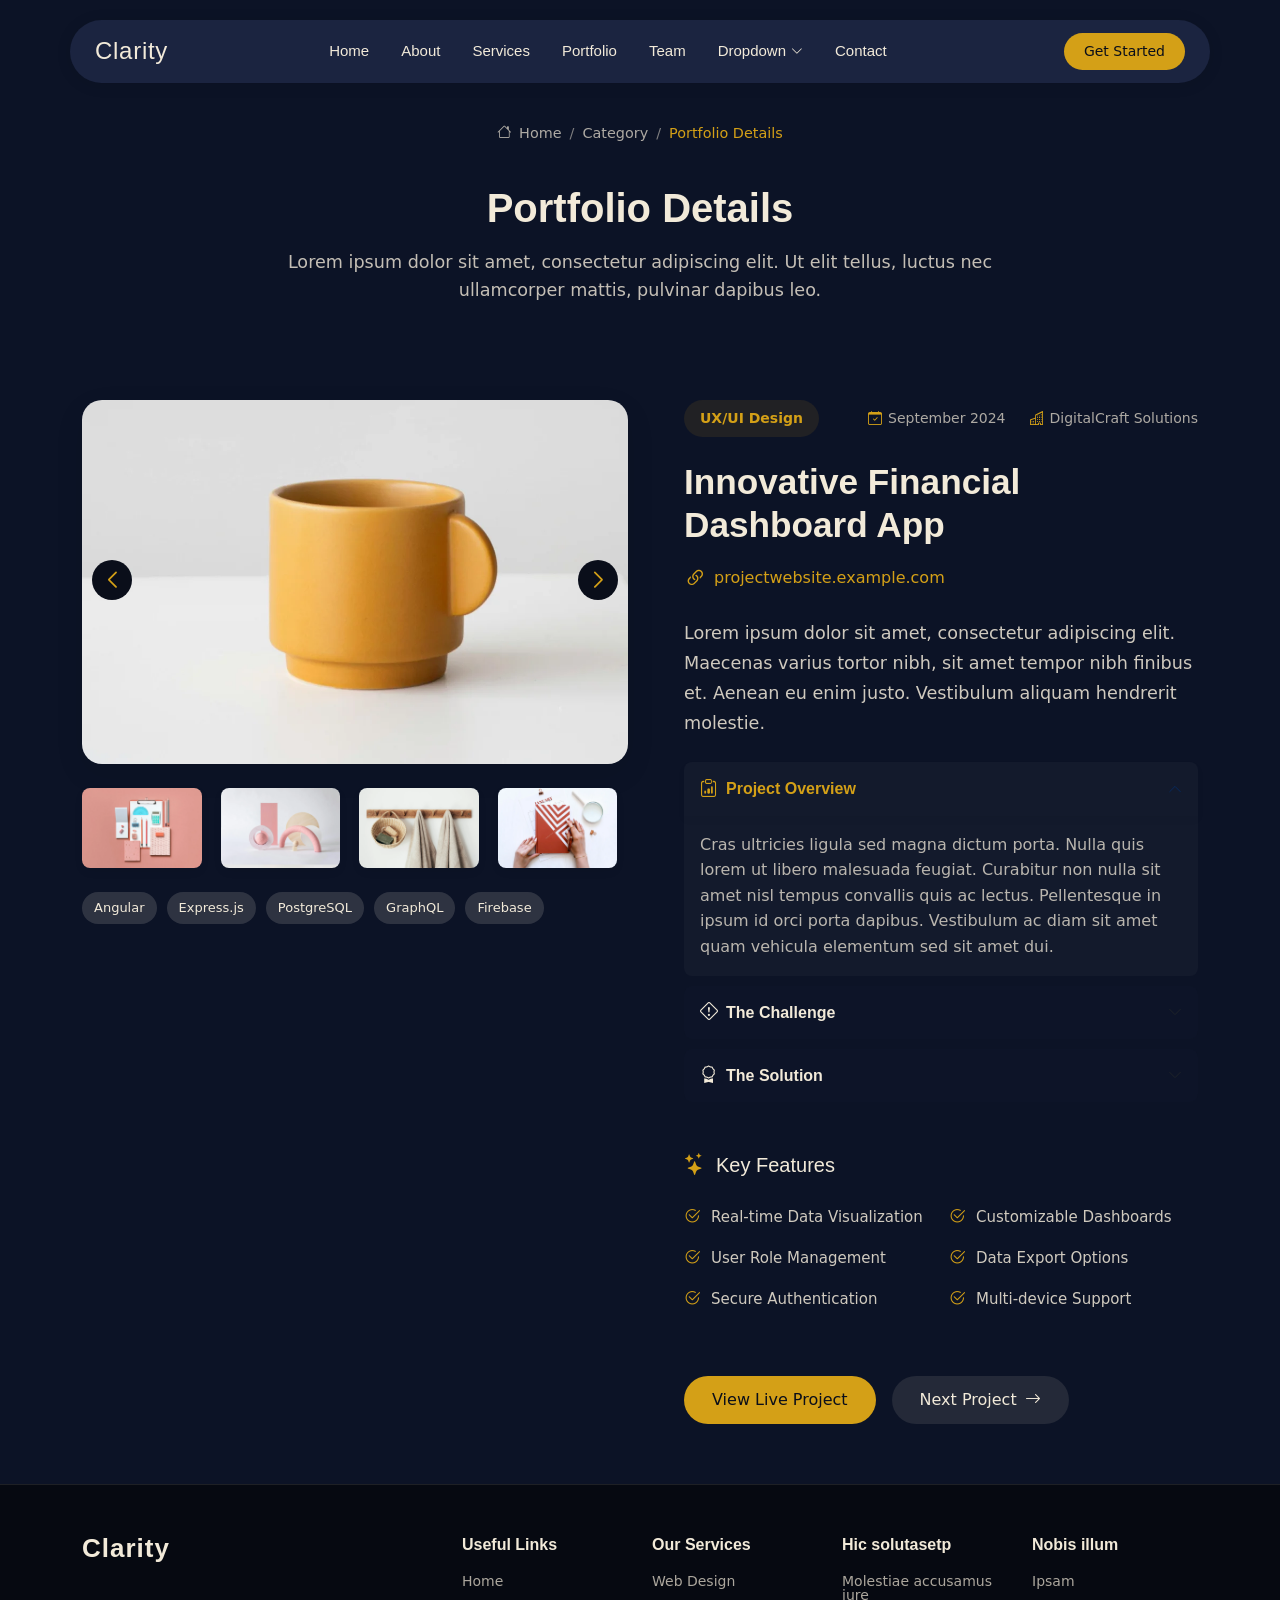
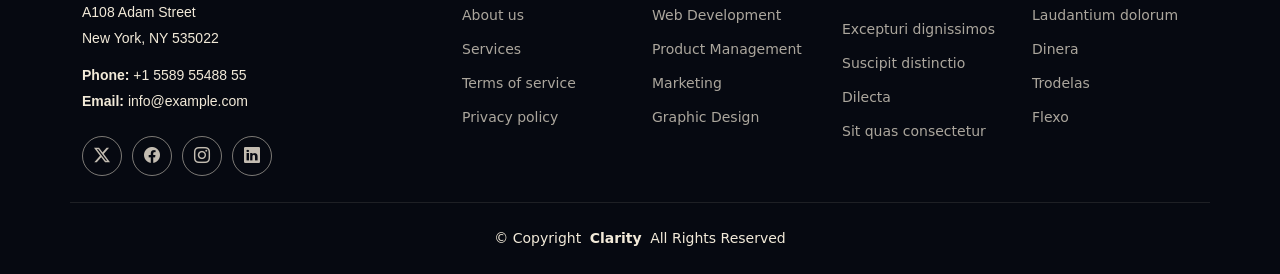
<file: portfolio-details.html>
<!DOCTYPE html>
<html lang="en">

<head>
  <meta charset="utf-8">
  <meta content="width=device-width, initial-scale=1.0" name="viewport">
  <meta name="color-scheme" content="dark">
  <meta name="theme-color" content="#0c1326">
  <title>Portfolio Details - Clarity Bootstrap Template</title>
  <meta name="description" content="">
  <meta name="keywords" content="">

  <!-- Favicons -->
  <link href="assets/img/favicon.png" rel="icon">
  <link href="assets/img/apple-touch-icon.png" rel="apple-touch-icon">

  <!-- Fonts -->
  <link href="https://fonts.googleapis.com" rel="preconnect">
  <link href="https://fonts.gstatic.com" rel="preconnect" crossorigin>
  <link href="https://fonts.googleapis.com/css2?family=Roboto:ital,wght@0,100;0,300;0,400;0,500;0,700;0,900;1,100;1,300;1,400;1,500;1,700;1,900&family=Poppins:ital,wght@0,100;0,200;0,300;0,400;0,500;0,600;0,700;0,800;0,900;1,100;1,200;1,300;1,400;1,500;1,600;1,700;1,800;1,900&family=Quicksand:wght@300;400;500;600;700&display=swap" rel="stylesheet">

  <!-- Vendor CSS Files -->
  <link href="assets/vendor/bootstrap/css/bootstrap.min.css" rel="stylesheet">
  <link href="assets/vendor/bootstrap-icons/bootstrap-icons.css" rel="stylesheet">
  <link href="assets/vendor/aos/aos.css" rel="stylesheet">
  <link href="assets/vendor/swiper/swiper-bundle.min.css" rel="stylesheet">
  <link href="assets/vendor/glightbox/css/glightbox.min.css" rel="stylesheet">

  <!-- Main CSS File -->
  <link href="assets/css/main.css" rel="stylesheet">

  <!-- =======================================================
  * Template Name: Clarity
  * Template URL: https://bootstrapmade.com/clarity-bootstrap-agency-template/
  * Updated: Jun 13 2026 with Bootstrap v5.3.8
  * Author: BootstrapMade.com
  * License: https://bootstrapmade.com/license/
  ======================================================== -->
</head>

<body class="portfolio-details-page">

  <header id="header" class="header d-flex align-items-center sticky-top">
    <div class="header-container container-fluid container-xl position-relative d-flex align-items-center justify-content-between">

      <a href="index.html" class="logo d-flex align-items-center me-auto me-xl-0">
        <!-- Uncomment the line below if you also wish to use an image logo -->
        <!-- <img src="assets/img/logo.webp" alt=""> -->
        <h1 class="sitename">Clarity</h1>
      </a>

      <nav id="navmenu" class="navmenu">
        <ul>
          <li><a href="#hero">Home</a></li>
          <li><a href="#about">About</a></li>
          <li><a href="#services">Services</a></li>
          <li><a href="#portfolio">Portfolio</a></li>
          <li><a href="#team">Team</a></li>
          <li class="dropdown"><a href="#"><span>Dropdown</span> <i class="bi bi-chevron-down toggle-dropdown"></i></a>
            <ul>
              <li><a href="#">Dropdown 1</a></li>
              <li class="dropdown"><a href="#"><span>Deep Dropdown</span> <i class="bi bi-chevron-down toggle-dropdown"></i></a>
                <ul>
                  <li><a href="#">Deep Dropdown 1</a></li>
                  <li><a href="#">Deep Dropdown 2</a></li>
                  <li><a href="#">Deep Dropdown 3</a></li>
                  <li><a href="#">Deep Dropdown 4</a></li>
                  <li><a href="#">Deep Dropdown 5</a></li>
                </ul>
              </li>
              <li><a href="#">Dropdown 2</a></li>
              <li><a href="#">Dropdown 3</a></li>
              <li><a href="#">Dropdown 4</a></li>
            </ul>
          </li>
          <li><a href="#contact">Contact</a></li>
        </ul>
        <i class="mobile-nav-toggle d-xl-none bi bi-list"></i>
      </nav>

      <a class="btn-getstarted" href="#about">Get Started</a>

    </div>
  </header>

  <main class="main">

    <!-- Page Title -->
    <div class="page-title">
      <div class="breadcrumbs">
        <nav aria-label="breadcrumb">
          <ol class="breadcrumb">
            <li class="breadcrumb-item"><a href="#"><i class="bi bi-house"></i> Home</a></li>
            <li class="breadcrumb-item"><a href="#">Category</a></li>
            <li class="breadcrumb-item active current">Portfolio Details</li>
          </ol>
        </nav>
      </div>

      <div class="title-wrapper">
        <h1>Portfolio Details</h1>
        <p>Lorem ipsum dolor sit amet, consectetur adipiscing elit. Ut elit tellus, luctus nec ullamcorper mattis, pulvinar dapibus leo.</p>
      </div>
    </div><!-- End Page Title -->

    <!-- Portfolio Details Section -->
    <section id="portfolio-details" class="portfolio-details section">

      <div class="container" data-aos="fade-up" data-aos-delay="100">

        <div class="row gy-4">
          <div class="col-lg-6" data-aos="fade-right">
            <div class="portfolio-details-media">
              <div class="main-image">
                <div class="portfolio-details-slider swiper init-swiper" data-aos="zoom-in">
                  <script type="application/json" class="swiper-config">
                    {
                      "loop": true,
                      "speed": 1000,
                      "autoplay": {
                        "delay": 6000
                      },
                      "effect": "creative",
                      "creativeEffect": {
                        "prev": {
                          "shadow": true,
                          "translate": [0, 0, -400]
                        },
                        "next": {
                          "translate": ["100%", 0, 0]
                        }
                      },
                      "slidesPerView": 1,
                      "navigation": {
                        "nextEl": ".swiper-button-next",
                        "prevEl": ".swiper-button-prev"
                      }
                    }
                  </script>
                  <div class="swiper-wrapper">
                    <div class="swiper-slide">
                      <img src="assets/img/portfolio/portfolio-5.webp" alt="Portfolio Image" class="img-fluid">
                    </div>
                    <div class="swiper-slide">
                      <img src="assets/img/portfolio/portfolio-7.webp" alt="Portfolio Image" class="img-fluid">
                    </div>
                    <div class="swiper-slide">
                      <img src="assets/img/portfolio/portfolio-8.webp" alt="Portfolio Image" class="img-fluid">
                    </div>
                  </div>
                  <div class="swiper-button-prev"></div>
                  <div class="swiper-button-next"></div>
                </div>
              </div>

              <div class="thumbnail-grid" data-aos="fade-up" data-aos-delay="200">
                <div class="row g-2 mt-3">
                  <div class="col-3">
                    <img src="assets/img/portfolio/portfolio-4.webp" alt="Gallery Image" class="img-fluid glightbox">
                  </div>
                  <div class="col-3">
                    <img src="assets/img/portfolio/portfolio-6.webp" alt="Gallery Image" class="img-fluid glightbox">
                  </div>
                  <div class="col-3">
                    <img src="assets/img/portfolio/portfolio-11.webp" alt="Gallery Image" class="img-fluid glightbox">
                  </div>
                  <div class="col-3">
                    <img src="assets/img/portfolio/portfolio-12.webp" alt="Gallery Image" class="img-fluid glightbox">
                  </div>
                </div>
              </div>

              <div class="tech-stack-badges" data-aos="fade-up" data-aos-delay="300">
                <span>Angular</span>
                <span>Express.js</span>
                <span>PostgreSQL</span>
                <span>GraphQL</span>
                <span>Firebase</span>
              </div>
            </div>
          </div>

          <div class="col-lg-6" data-aos="fade-left">
            <div class="portfolio-details-content">
              <div class="project-meta">
                <div class="badge-wrapper">
                  <span class="project-badge">UX/UI Design</span>
                </div>
                <div class="date-client">
                  <div class="meta-item">
                    <i class="bi bi-calendar-check"></i>
                    <span>September 2024</span>
                  </div>
                  <div class="meta-item">
                    <i class="bi bi-buildings"></i>
                    <span>DigitalCraft Solutions</span>
                  </div>
                </div>
              </div>

              <h2 class="project-title">Innovative Financial Dashboard App</h2>

              <div class="project-website">
                <i class="bi bi-link-45deg"></i>
                <a href="#" target="_blank">projectwebsite.example.com</a>
              </div>

              <div class="project-overview">
                <p class="lead">
                  Lorem ipsum dolor sit amet, consectetur adipiscing elit. Maecenas varius tortor nibh, sit amet tempor nibh finibus et. Aenean eu enim justo. Vestibulum aliquam hendrerit molestie.
                </p>

                <div class="accordion project-accordion" id="portfolio-details-projectAccordion">
                  <div class="accordion-item" data-aos="fade-up">
                    <h2 class="accordion-header">
                      <button class="accordion-button" type="button" data-bs-toggle="collapse" data-bs-target="#portfolio-details-collapse-1" aria-expanded="true" aria-controls="collapseOne">
                        <i class="bi bi-clipboard-data me-2"></i> Project Overview
                      </button>
                    </h2>
                    <div id="portfolio-details-collapse-1" class="accordion-collapse collapse show" data-bs-parent="#portfolio-details-projectAccordion">
                      <div class="accordion-body">
                        <p>Cras ultricies ligula sed magna dictum porta. Nulla quis lorem ut libero malesuada feugiat. Curabitur non nulla sit amet nisl tempus convallis quis ac lectus. Pellentesque in ipsum id orci porta dapibus. Vestibulum ac diam sit amet quam vehicula elementum sed sit amet dui.</p>
                      </div>
                    </div>
                  </div>

                  <div class="accordion-item" data-aos="fade-up" data-aos-delay="100">
                    <h2 class="accordion-header">
                      <button class="accordion-button collapsed" type="button" data-bs-toggle="collapse" data-bs-target="#portfolio-details-collapse-2" aria-expanded="false" aria-controls="collapseTwo">
                        <i class="bi bi-exclamation-diamond me-2"></i> The Challenge
                      </button>
                    </h2>
                    <div id="portfolio-details-collapse-2" class="accordion-collapse collapse" data-bs-parent="#portfolio-details-projectAccordion">
                      <div class="accordion-body">
                        <p>Mauris blandit aliquet elit, eget tincidunt nibh pulvinar a. Vivamus suscipit tortor eget felis porttitor volutpat. Curabitur aliquet quam id dui posuere blandit. Praesent sapien massa, convallis a pellentesque nec, egestas non nisi. Sed porttitor lectus nibh.</p>
                      </div>
                    </div>
                  </div>

                  <div class="accordion-item" data-aos="fade-up" data-aos-delay="200">
                    <h2 class="accordion-header">
                      <button class="accordion-button collapsed" type="button" data-bs-toggle="collapse" data-bs-target="#portfolio-details-collapse-3" aria-expanded="false" aria-controls="collapseThree">
                        <i class="bi bi-award me-2"></i> The Solution
                      </button>
                    </h2>
                    <div id="portfolio-details-collapse-3" class="accordion-collapse collapse" data-bs-parent="#portfolio-details-projectAccordion">
                      <div class="accordion-body">
                        <p>Donec sollicitudin molestie malesuada. Curabitur arcu erat, accumsan id imperdiet et, porttitor at sem. Vestibulum ante ipsum primis in faucibus orci luctus et ultrices posuere cubilia Curae; Donec velit neque, auctor sit amet aliquam vel, ullamcorper sit amet ligula.</p>
                      </div>
                    </div>
                  </div>
                </div>
              </div>

              <div class="project-features" data-aos="fade-up" data-aos-delay="300">
                <h3><i class="bi bi-stars"></i> Key Features</h3>
                <div class="row g-3">
                  <div class="col-md-6">
                    <ul class="feature-list">
                      <li><i class="bi bi-check2-circle"></i> Real-time Data Visualization</li>
                      <li><i class="bi bi-check2-circle"></i> User Role Management</li>
                      <li><i class="bi bi-check2-circle"></i> Secure Authentication</li>
                    </ul>
                  </div>
                  <div class="col-md-6">
                    <ul class="feature-list">
                      <li><i class="bi bi-check2-circle"></i> Customizable Dashboards</li>
                      <li><i class="bi bi-check2-circle"></i> Data Export Options</li>
                      <li><i class="bi bi-check2-circle"></i> Multi-device Support</li>
                    </ul>
                  </div>
                </div>
              </div>

              <div class="cta-buttons" data-aos="fade-up" data-aos-delay="400">
                <a href="#" class="btn-view-project">View Live Project</a>
                <a href="#" class="btn-next-project">Next Project <i class="bi bi-arrow-right"></i></a>
              </div>
            </div>
          </div>
        </div>

      </div>

    </section><!-- /Portfolio Details Section -->

  </main>

  <footer id="footer" class="footer position-relative dark-background">

    <div class="container footer-top">
      <div class="row gy-4">
        <div class="col-lg-4 col-md-6 footer-about">
          <a href="index.html" class="logo d-flex align-items-center">
            <span class="sitename">Clarity</span>
          </a>
          <div class="footer-contact pt-3">
            <p>A108 Adam Street</p>
            <p>New York, NY 535022</p>
            <p class="mt-3"><strong>Phone:</strong> <span>+1 5589 55488 55</span></p>
            <p><strong>Email:</strong> <span>info@example.com</span></p>
          </div>
          <div class="social-links d-flex mt-4">
            <a href=""><i class="bi bi-twitter-x"></i></a>
            <a href=""><i class="bi bi-facebook"></i></a>
            <a href=""><i class="bi bi-instagram"></i></a>
            <a href=""><i class="bi bi-linkedin"></i></a>
          </div>
        </div>

        <div class="col-lg-2 col-md-3 footer-links">
          <h4>Useful Links</h4>
          <ul>
            <li><a href="#">Home</a></li>
            <li><a href="#">About us</a></li>
            <li><a href="#">Services</a></li>
            <li><a href="#">Terms of service</a></li>
            <li><a href="#">Privacy policy</a></li>
          </ul>
        </div>

        <div class="col-lg-2 col-md-3 footer-links">
          <h4>Our Services</h4>
          <ul>
            <li><a href="#">Web Design</a></li>
            <li><a href="#">Web Development</a></li>
            <li><a href="#">Product Management</a></li>
            <li><a href="#">Marketing</a></li>
            <li><a href="#">Graphic Design</a></li>
          </ul>
        </div>

        <div class="col-lg-2 col-md-3 footer-links">
          <h4>Hic solutasetp</h4>
          <ul>
            <li><a href="#">Molestiae accusamus iure</a></li>
            <li><a href="#">Excepturi dignissimos</a></li>
            <li><a href="#">Suscipit distinctio</a></li>
            <li><a href="#">Dilecta</a></li>
            <li><a href="#">Sit quas consectetur</a></li>
          </ul>
        </div>

        <div class="col-lg-2 col-md-3 footer-links">
          <h4>Nobis illum</h4>
          <ul>
            <li><a href="#">Ipsam</a></li>
            <li><a href="#">Laudantium dolorum</a></li>
            <li><a href="#">Dinera</a></li>
            <li><a href="#">Trodelas</a></li>
            <li><a href="#">Flexo</a></li>
          </ul>
        </div>

      </div>
    </div>

    <div class="container copyright text-center mt-4">
      <p>© <span>Copyright</span> <strong class="px-1 sitename">Clarity</strong> <span>All Rights Reserved</span></p>
    </div>

  </footer>

  <!-- Scroll Top -->
  <a href="#" id="scroll-top" class="scroll-top d-flex align-items-center justify-content-center"><i class="bi bi-arrow-up-short"></i></a>

  <!-- Preloader -->
  <div id="preloader"></div>

  <!-- Vendor JS Files -->
  <script src="assets/vendor/bootstrap/js/bootstrap.bundle.min.js"></script>
  <script src="assets/vendor/php-email-form/validate.js"></script>
  <script src="assets/vendor/aos/aos.js"></script>
  <script src="assets/vendor/purecounter/purecounter_vanilla.js"></script>
  <script src="assets/vendor/imagesloaded/imagesloaded.pkgd.min.js"></script>
  <script src="assets/vendor/isotope-layout/isotope.pkgd.min.js"></script>
  <script src="assets/vendor/swiper/swiper-bundle.min.js"></script>
  <script src="assets/vendor/glightbox/js/glightbox.min.js"></script>

  <!-- Main JS File -->
  <script src="assets/js/main.js"></script>

</body>

</html>
</file>
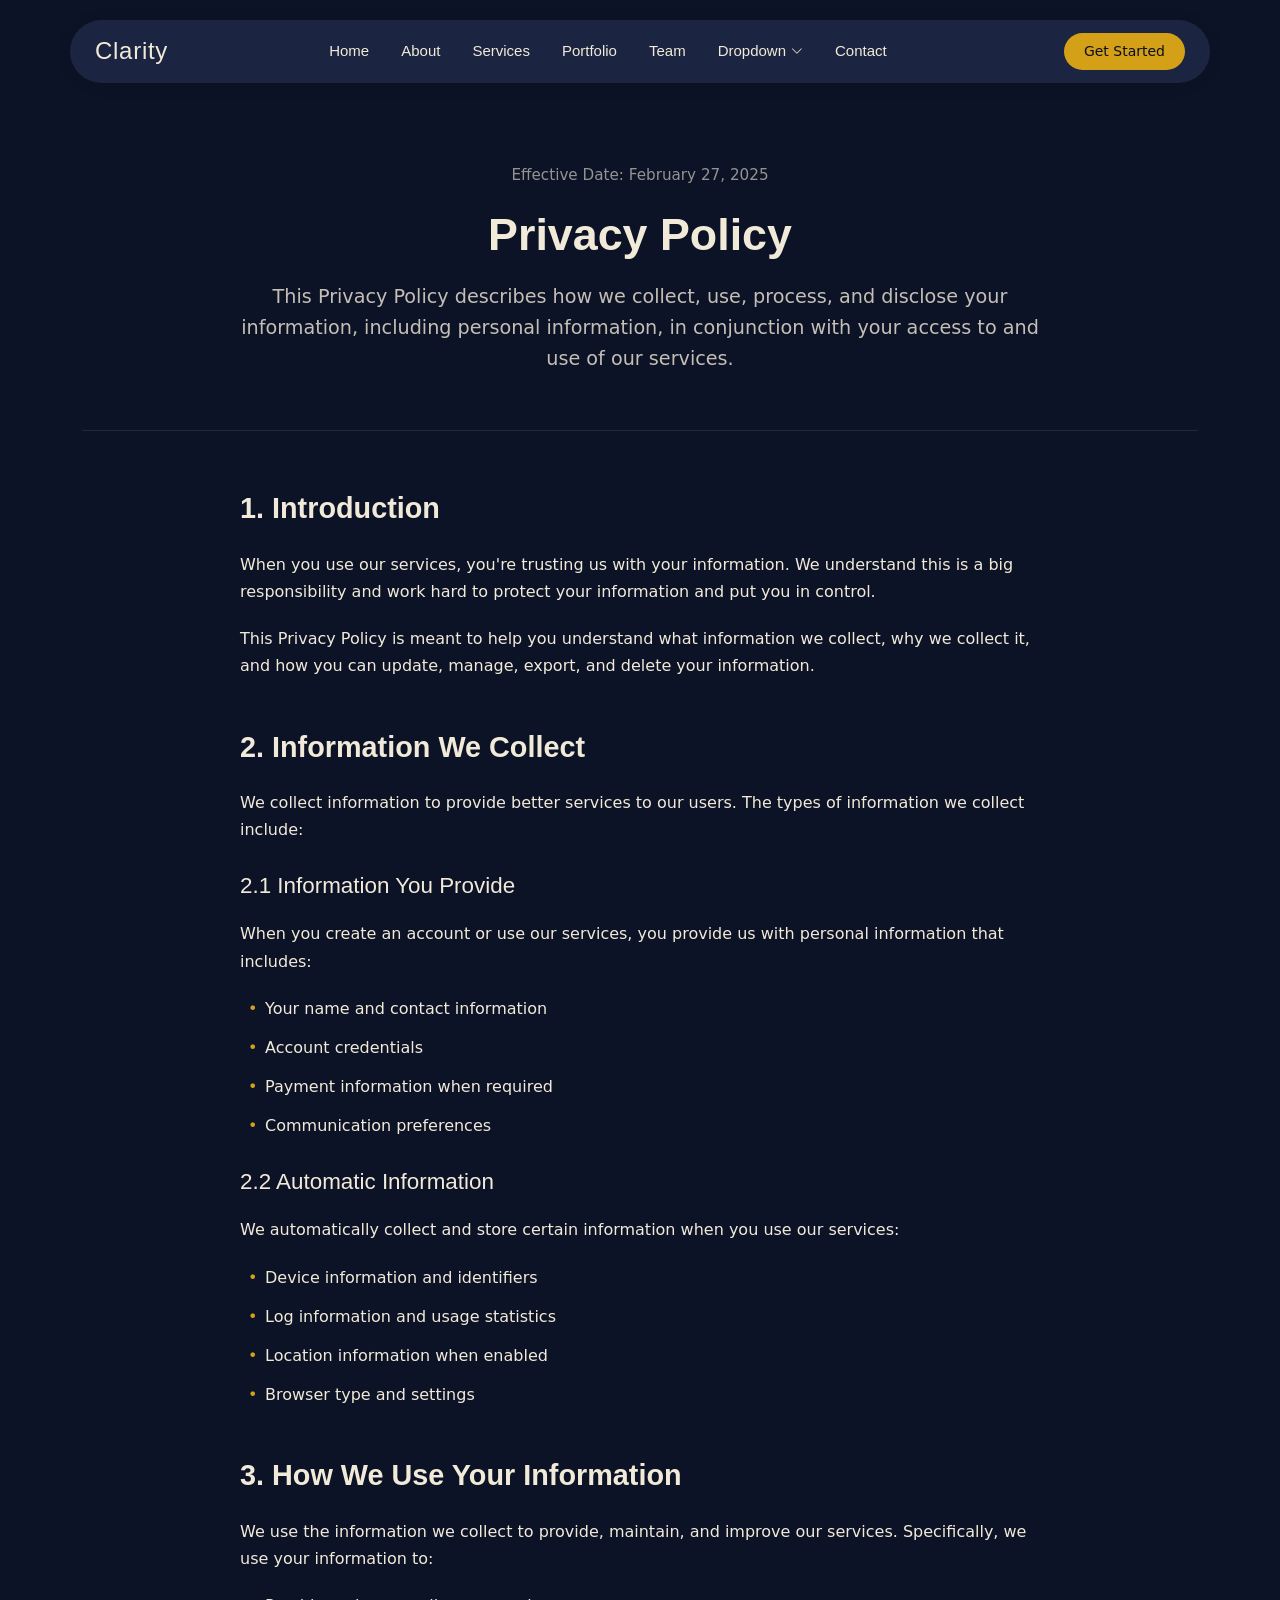
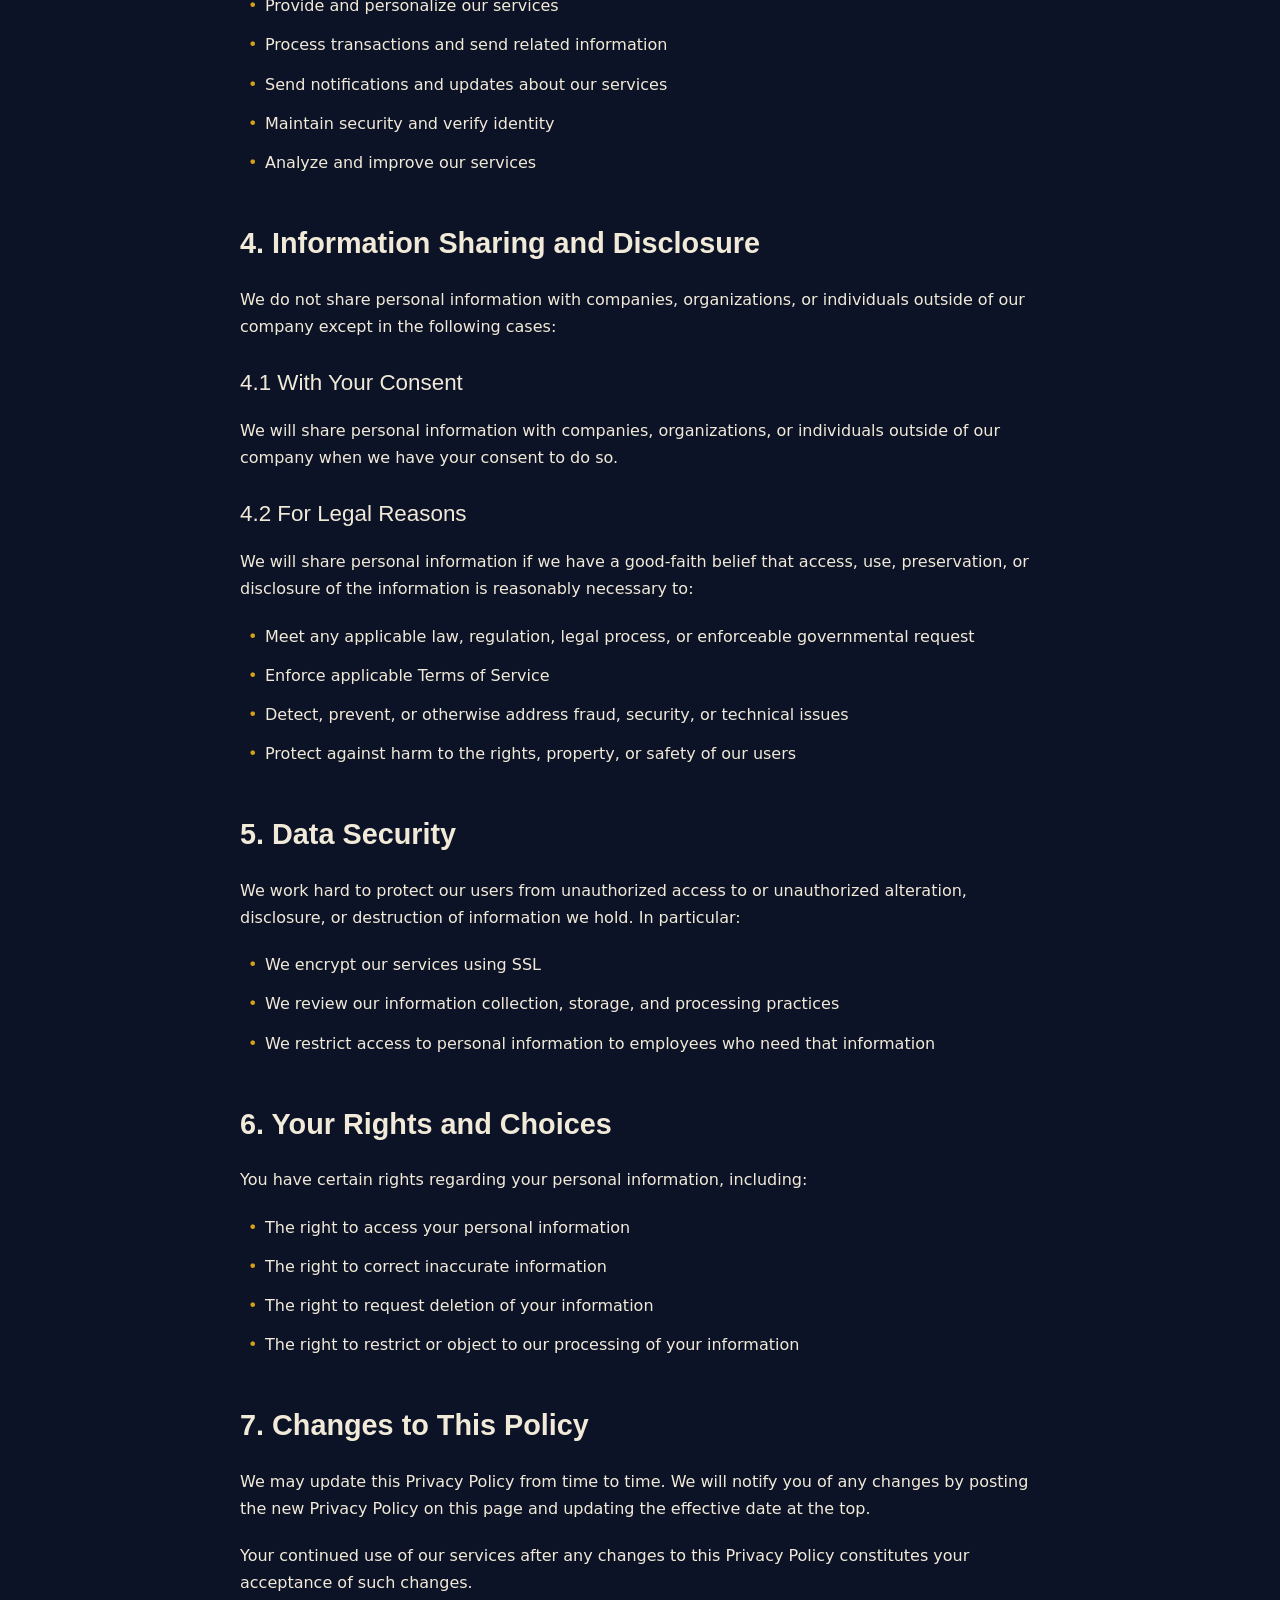
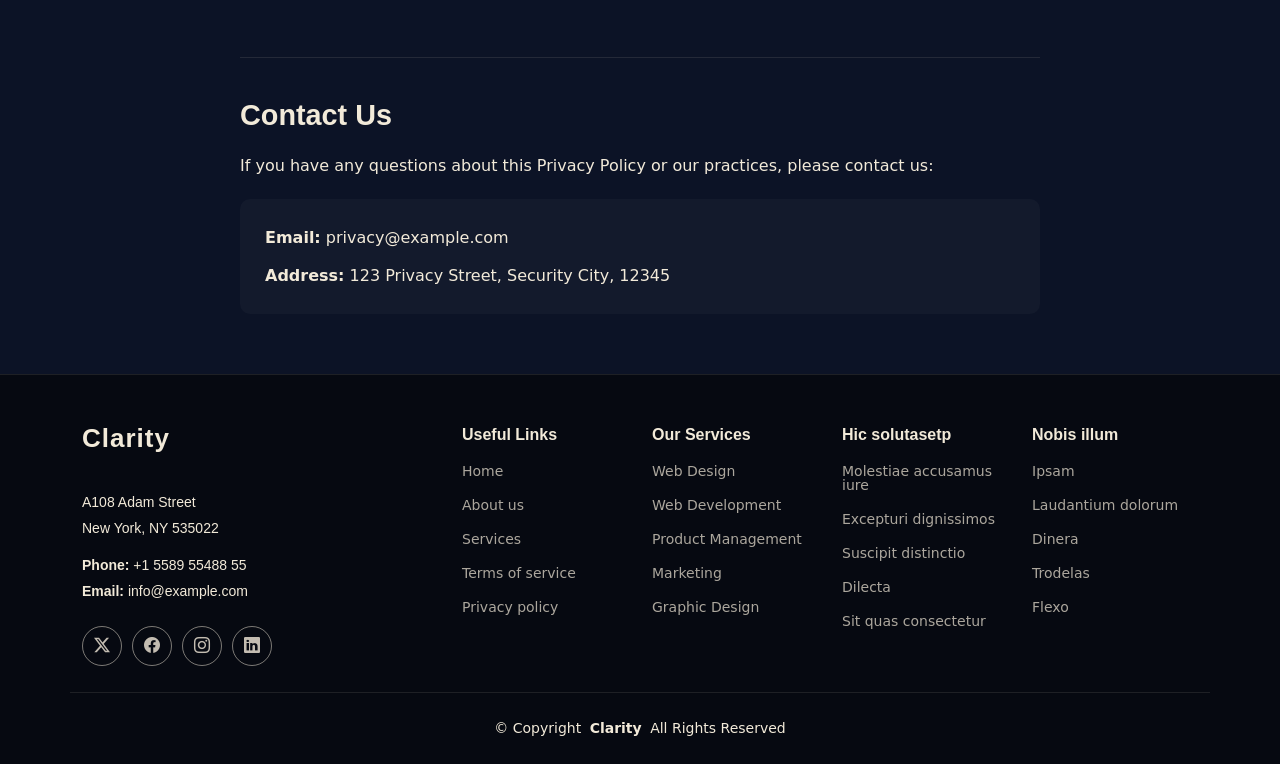
<file: privacy.html>
<!DOCTYPE html>
<html lang="en">

<head>
  <meta charset="utf-8">
  <meta content="width=device-width, initial-scale=1.0" name="viewport">
  <meta name="color-scheme" content="dark">
  <meta name="theme-color" content="#0c1326">
  <title>Privacy - Clarity Bootstrap Template</title>
  <meta name="description" content="">
  <meta name="keywords" content="">

  <!-- Favicons -->
  <link href="assets/img/favicon.png" rel="icon">
  <link href="assets/img/apple-touch-icon.png" rel="apple-touch-icon">

  <!-- Fonts -->
  <link href="https://fonts.googleapis.com" rel="preconnect">
  <link href="https://fonts.gstatic.com" rel="preconnect" crossorigin>
  <link href="https://fonts.googleapis.com/css2?family=Roboto:ital,wght@0,100;0,300;0,400;0,500;0,700;0,900;1,100;1,300;1,400;1,500;1,700;1,900&family=Poppins:ital,wght@0,100;0,200;0,300;0,400;0,500;0,600;0,700;0,800;0,900;1,100;1,200;1,300;1,400;1,500;1,600;1,700;1,800;1,900&family=Quicksand:wght@300;400;500;600;700&display=swap" rel="stylesheet">

  <!-- Vendor CSS Files -->
  <link href="assets/vendor/bootstrap/css/bootstrap.min.css" rel="stylesheet">
  <link href="assets/vendor/bootstrap-icons/bootstrap-icons.css" rel="stylesheet">
  <link href="assets/vendor/aos/aos.css" rel="stylesheet">
  <link href="assets/vendor/swiper/swiper-bundle.min.css" rel="stylesheet">
  <link href="assets/vendor/glightbox/css/glightbox.min.css" rel="stylesheet">

  <!-- Main CSS File -->
  <link href="assets/css/main.css" rel="stylesheet">

  <!-- =======================================================
  * Template Name: Clarity
  * Template URL: https://bootstrapmade.com/clarity-bootstrap-agency-template/
  * Updated: Jun 13 2026 with Bootstrap v5.3.8
  * Author: BootstrapMade.com
  * License: https://bootstrapmade.com/license/
  ======================================================== -->
</head>

<body class="privacy-page">

  <header id="header" class="header d-flex align-items-center sticky-top">
    <div class="header-container container-fluid container-xl position-relative d-flex align-items-center justify-content-between">

      <a href="index.html" class="logo d-flex align-items-center me-auto me-xl-0">
        <!-- Uncomment the line below if you also wish to use an image logo -->
        <!-- <img src="assets/img/logo.webp" alt=""> -->
        <h1 class="sitename">Clarity</h1>
      </a>

      <nav id="navmenu" class="navmenu">
        <ul>
          <li><a href="#hero">Home</a></li>
          <li><a href="#about">About</a></li>
          <li><a href="#services">Services</a></li>
          <li><a href="#portfolio">Portfolio</a></li>
          <li><a href="#team">Team</a></li>
          <li class="dropdown"><a href="#"><span>Dropdown</span> <i class="bi bi-chevron-down toggle-dropdown"></i></a>
            <ul>
              <li><a href="#">Dropdown 1</a></li>
              <li class="dropdown"><a href="#"><span>Deep Dropdown</span> <i class="bi bi-chevron-down toggle-dropdown"></i></a>
                <ul>
                  <li><a href="#">Deep Dropdown 1</a></li>
                  <li><a href="#">Deep Dropdown 2</a></li>
                  <li><a href="#">Deep Dropdown 3</a></li>
                  <li><a href="#">Deep Dropdown 4</a></li>
                  <li><a href="#">Deep Dropdown 5</a></li>
                </ul>
              </li>
              <li><a href="#">Dropdown 2</a></li>
              <li><a href="#">Dropdown 3</a></li>
              <li><a href="#">Dropdown 4</a></li>
            </ul>
          </li>
          <li><a href="#contact">Contact</a></li>
        </ul>
        <i class="mobile-nav-toggle d-xl-none bi bi-list"></i>
      </nav>

      <a class="btn-getstarted" href="#about">Get Started</a>

    </div>
  </header>

  <main class="main">

    <!-- Privacy Section -->
    <section id="privacy" class="privacy section">

      <div class="container" data-aos="fade-up">
        <!-- Header -->
        <div class="privacy-header" data-aos="fade-up">
          <div class="header-content">
            <div class="last-updated">Effective Date: February 27, 2025</div>
            <h1>Privacy Policy</h1>
            <p class="intro-text">This Privacy Policy describes how we collect, use, process, and disclose your information, including personal information, in conjunction with your access to and use of our services.</p>
          </div>
        </div>

        <!-- Main Content -->
        <div class="privacy-content" data-aos="fade-up">
          <!-- Introduction -->
          <div class="content-section">
            <h2>1. Introduction</h2>
            <p>When you use our services, you're trusting us with your information. We understand this is a big responsibility and work hard to protect your information and put you in control.</p>
            <p>This Privacy Policy is meant to help you understand what information we collect, why we collect it, and how you can update, manage, export, and delete your information.</p>
          </div>

          <!-- Information Collection -->
          <div class="content-section">
            <h2>2. Information We Collect</h2>
            <p>We collect information to provide better services to our users. The types of information we collect include:</p>

            <h3>2.1 Information You Provide</h3>
            <p>When you create an account or use our services, you provide us with personal information that includes:</p>
            <ul>
              <li>Your name and contact information</li>
              <li>Account credentials</li>
              <li>Payment information when required</li>
              <li>Communication preferences</li>
            </ul>

            <h3>2.2 Automatic Information</h3>
            <p>We automatically collect and store certain information when you use our services:</p>
            <ul>
              <li>Device information and identifiers</li>
              <li>Log information and usage statistics</li>
              <li>Location information when enabled</li>
              <li>Browser type and settings</li>
            </ul>
          </div>

          <!-- Use of Information -->
          <div class="content-section">
            <h2>3. How We Use Your Information</h2>
            <p>We use the information we collect to provide, maintain, and improve our services. Specifically, we use your information to:</p>
            <ul>
              <li>Provide and personalize our services</li>
              <li>Process transactions and send related information</li>
              <li>Send notifications and updates about our services</li>
              <li>Maintain security and verify identity</li>
              <li>Analyze and improve our services</li>
            </ul>
          </div>

          <!-- Information Sharing -->
          <div class="content-section">
            <h2>4. Information Sharing and Disclosure</h2>
            <p>We do not share personal information with companies, organizations, or individuals outside of our company except in the following cases:</p>

            <h3>4.1 With Your Consent</h3>
            <p>We will share personal information with companies, organizations, or individuals outside of our company when we have your consent to do so.</p>

            <h3>4.2 For Legal Reasons</h3>
            <p>We will share personal information if we have a good-faith belief that access, use, preservation, or disclosure of the information is reasonably necessary to:</p>
            <ul>
              <li>Meet any applicable law, regulation, legal process, or enforceable governmental request</li>
              <li>Enforce applicable Terms of Service</li>
              <li>Detect, prevent, or otherwise address fraud, security, or technical issues</li>
              <li>Protect against harm to the rights, property, or safety of our users</li>
            </ul>
          </div>

          <!-- Data Security -->
          <div class="content-section">
            <h2>5. Data Security</h2>
            <p>We work hard to protect our users from unauthorized access to or unauthorized alteration, disclosure, or destruction of information we hold. In particular:</p>
            <ul>
              <li>We encrypt our services using SSL</li>
              <li>We review our information collection, storage, and processing practices</li>
              <li>We restrict access to personal information to employees who need that information</li>
            </ul>
          </div>

          <!-- Your Rights -->
          <div class="content-section">
            <h2>6. Your Rights and Choices</h2>
            <p>You have certain rights regarding your personal information, including:</p>
            <ul>
              <li>The right to access your personal information</li>
              <li>The right to correct inaccurate information</li>
              <li>The right to request deletion of your information</li>
              <li>The right to restrict or object to our processing of your information</li>
            </ul>
          </div>

          <!-- Policy Updates -->
          <div class="content-section">
            <h2>7. Changes to This Policy</h2>
            <p>We may update this Privacy Policy from time to time. We will notify you of any changes by posting the new Privacy Policy on this page and updating the effective date at the top.</p>
            <p>Your continued use of our services after any changes to this Privacy Policy constitutes your acceptance of such changes.</p>
          </div>
        </div>

        <!-- Contact Section -->
        <div class="privacy-contact" data-aos="fade-up">
          <h2>Contact Us</h2>
          <p>If you have any questions about this Privacy Policy or our practices, please contact us:</p>
          <div class="contact-details">
            <p><strong>Email:</strong> privacy@example.com</p>
            <p><strong>Address:</strong> 123 Privacy Street, Security City, 12345</p>
          </div>
        </div>

      </div>

    </section><!-- /Privacy Section -->

  </main>

  <footer id="footer" class="footer position-relative dark-background">

    <div class="container footer-top">
      <div class="row gy-4">
        <div class="col-lg-4 col-md-6 footer-about">
          <a href="index.html" class="logo d-flex align-items-center">
            <span class="sitename">Clarity</span>
          </a>
          <div class="footer-contact pt-3">
            <p>A108 Adam Street</p>
            <p>New York, NY 535022</p>
            <p class="mt-3"><strong>Phone:</strong> <span>+1 5589 55488 55</span></p>
            <p><strong>Email:</strong> <span>info@example.com</span></p>
          </div>
          <div class="social-links d-flex mt-4">
            <a href=""><i class="bi bi-twitter-x"></i></a>
            <a href=""><i class="bi bi-facebook"></i></a>
            <a href=""><i class="bi bi-instagram"></i></a>
            <a href=""><i class="bi bi-linkedin"></i></a>
          </div>
        </div>

        <div class="col-lg-2 col-md-3 footer-links">
          <h4>Useful Links</h4>
          <ul>
            <li><a href="#">Home</a></li>
            <li><a href="#">About us</a></li>
            <li><a href="#">Services</a></li>
            <li><a href="#">Terms of service</a></li>
            <li><a href="#">Privacy policy</a></li>
          </ul>
        </div>

        <div class="col-lg-2 col-md-3 footer-links">
          <h4>Our Services</h4>
          <ul>
            <li><a href="#">Web Design</a></li>
            <li><a href="#">Web Development</a></li>
            <li><a href="#">Product Management</a></li>
            <li><a href="#">Marketing</a></li>
            <li><a href="#">Graphic Design</a></li>
          </ul>
        </div>

        <div class="col-lg-2 col-md-3 footer-links">
          <h4>Hic solutasetp</h4>
          <ul>
            <li><a href="#">Molestiae accusamus iure</a></li>
            <li><a href="#">Excepturi dignissimos</a></li>
            <li><a href="#">Suscipit distinctio</a></li>
            <li><a href="#">Dilecta</a></li>
            <li><a href="#">Sit quas consectetur</a></li>
          </ul>
        </div>

        <div class="col-lg-2 col-md-3 footer-links">
          <h4>Nobis illum</h4>
          <ul>
            <li><a href="#">Ipsam</a></li>
            <li><a href="#">Laudantium dolorum</a></li>
            <li><a href="#">Dinera</a></li>
            <li><a href="#">Trodelas</a></li>
            <li><a href="#">Flexo</a></li>
          </ul>
        </div>

      </div>
    </div>

    <div class="container copyright text-center mt-4">
      <p>© <span>Copyright</span> <strong class="px-1 sitename">Clarity</strong> <span>All Rights Reserved</span></p>
    </div>

  </footer>

  <!-- Scroll Top -->
  <a href="#" id="scroll-top" class="scroll-top d-flex align-items-center justify-content-center"><i class="bi bi-arrow-up-short"></i></a>

  <!-- Preloader -->
  <div id="preloader"></div>

  <!-- Vendor JS Files -->
  <script src="assets/vendor/bootstrap/js/bootstrap.bundle.min.js"></script>
  <script src="assets/vendor/php-email-form/validate.js"></script>
  <script src="assets/vendor/aos/aos.js"></script>
  <script src="assets/vendor/purecounter/purecounter_vanilla.js"></script>
  <script src="assets/vendor/imagesloaded/imagesloaded.pkgd.min.js"></script>
  <script src="assets/vendor/isotope-layout/isotope.pkgd.min.js"></script>
  <script src="assets/vendor/swiper/swiper-bundle.min.js"></script>
  <script src="assets/vendor/glightbox/js/glightbox.min.js"></script>

  <!-- Main JS File -->
  <script src="assets/js/main.js"></script>

</body>

</html>
</file>
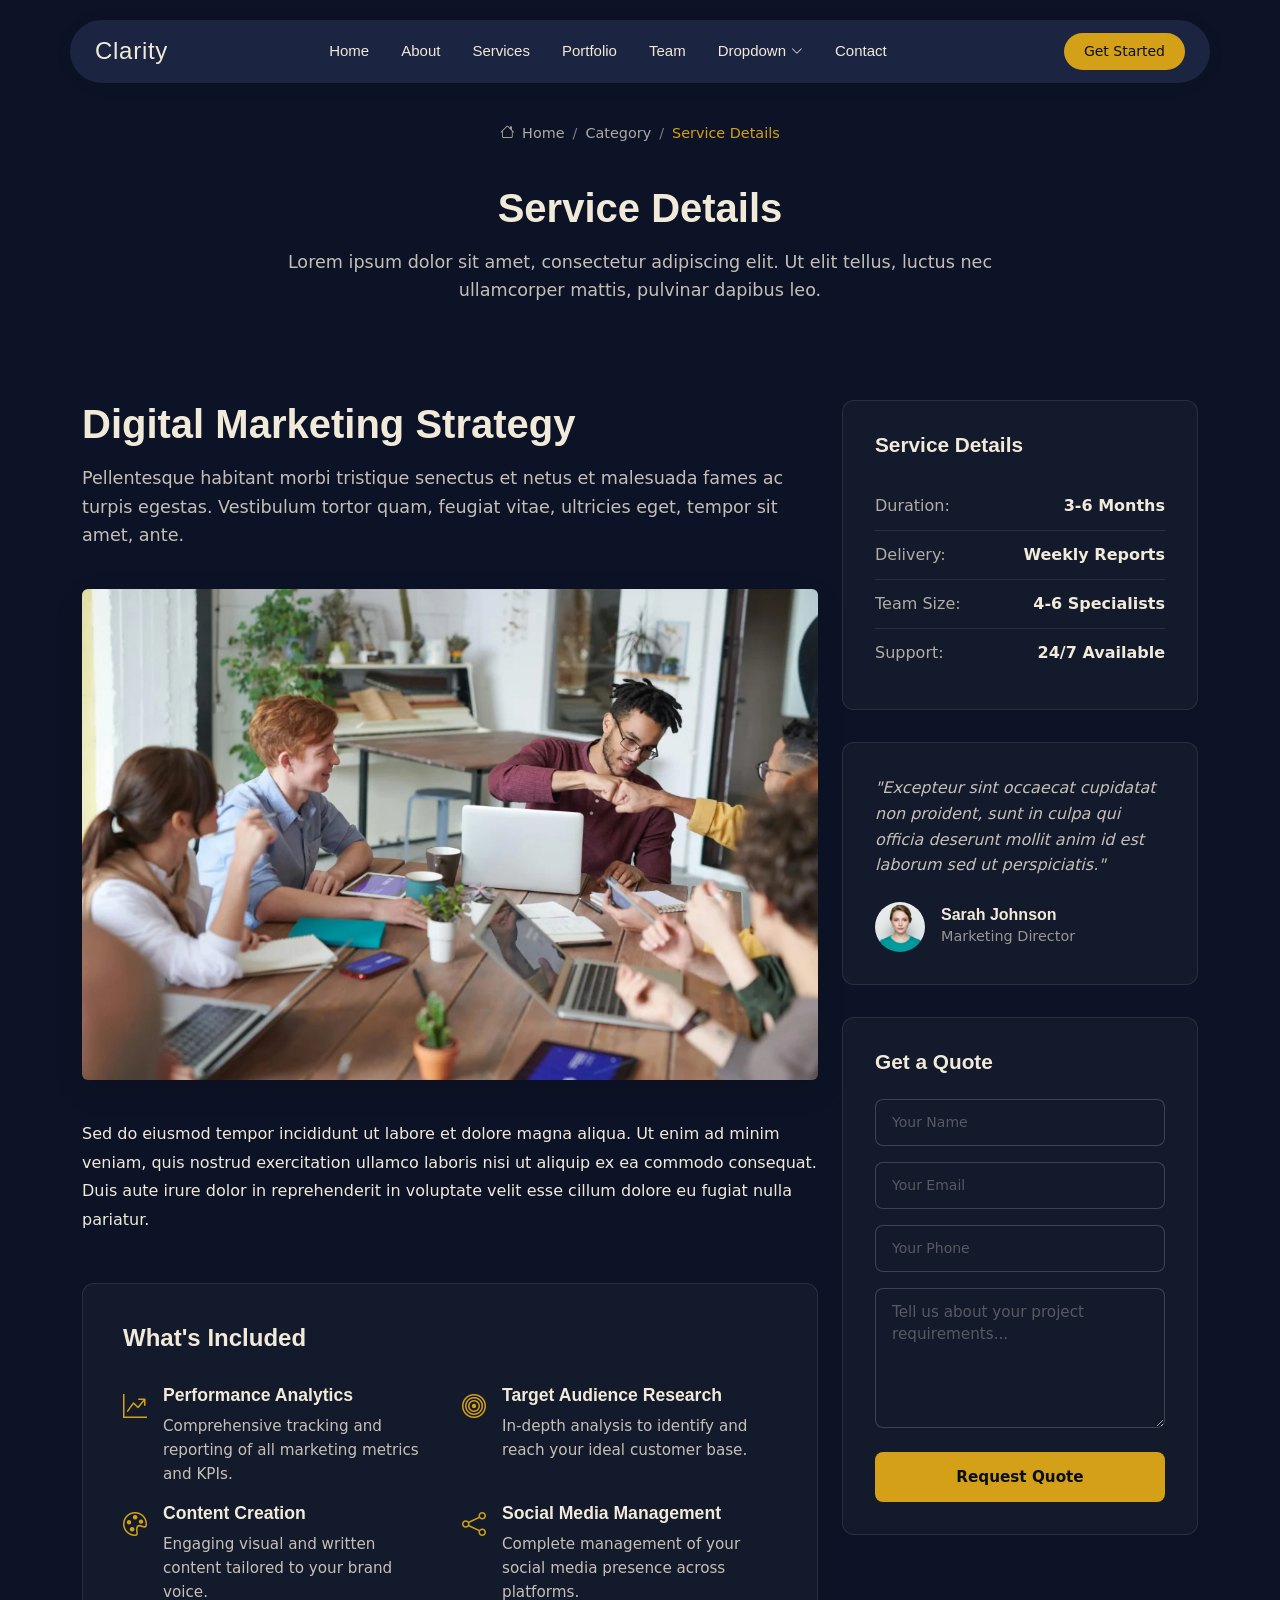
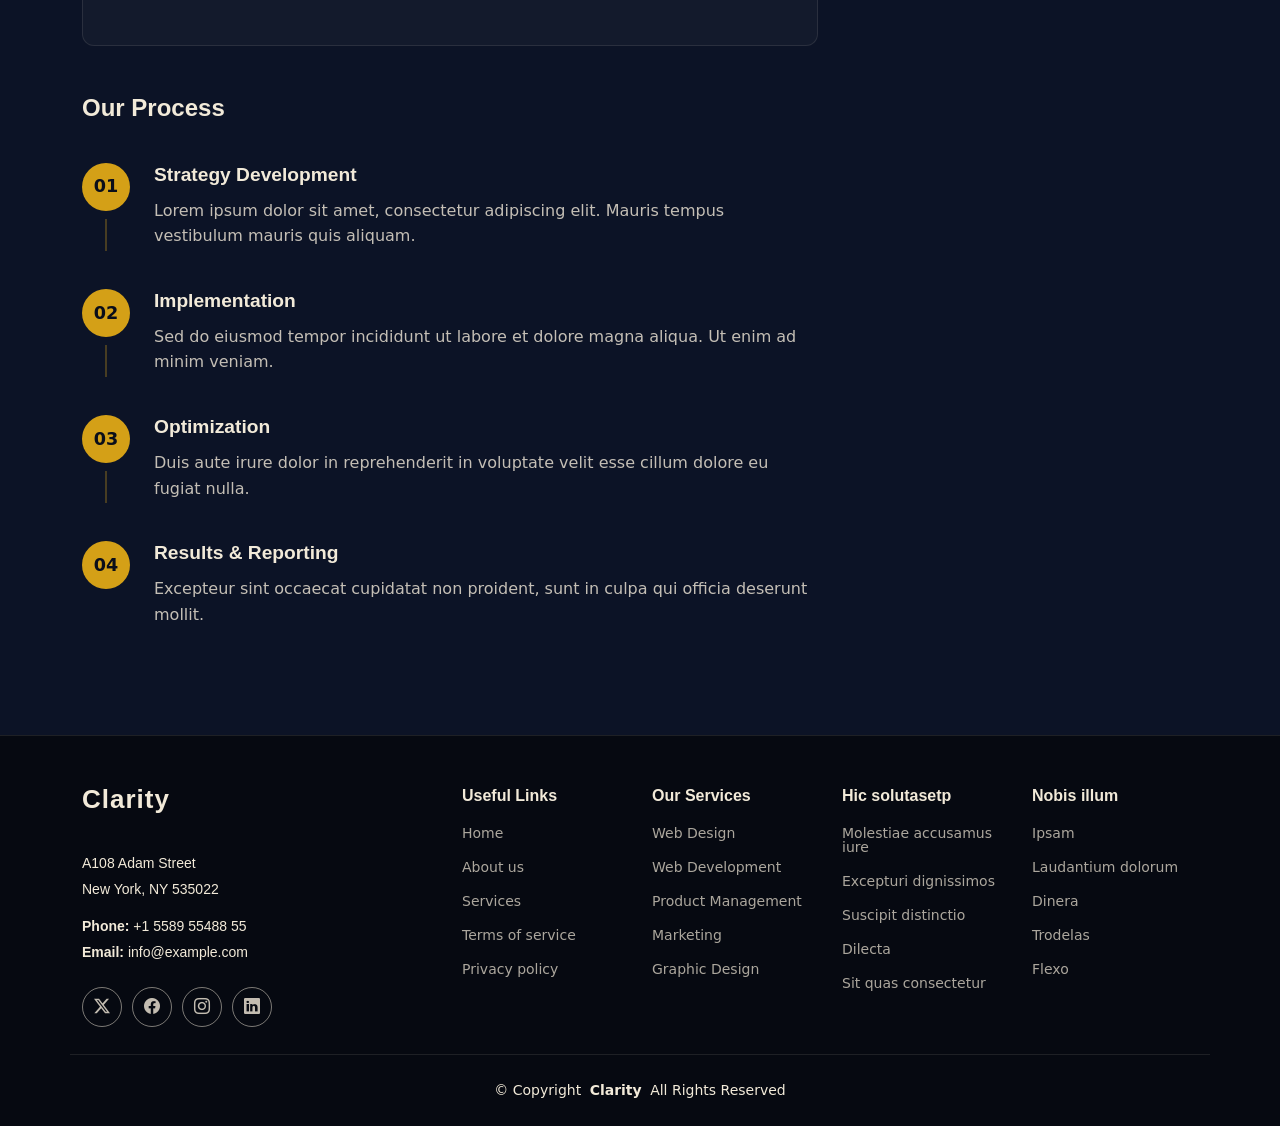
<file: service-details.html>
<!DOCTYPE html>
<html lang="en">

<head>
  <meta charset="utf-8">
  <meta content="width=device-width, initial-scale=1.0" name="viewport">
  <meta name="color-scheme" content="dark">
  <meta name="theme-color" content="#0c1326">
  <title>Service Details - Clarity Bootstrap Template</title>
  <meta name="description" content="">
  <meta name="keywords" content="">

  <!-- Favicons -->
  <link href="assets/img/favicon.png" rel="icon">
  <link href="assets/img/apple-touch-icon.png" rel="apple-touch-icon">

  <!-- Fonts -->
  <link href="https://fonts.googleapis.com" rel="preconnect">
  <link href="https://fonts.gstatic.com" rel="preconnect" crossorigin>
  <link href="https://fonts.googleapis.com/css2?family=Roboto:ital,wght@0,100;0,300;0,400;0,500;0,700;0,900;1,100;1,300;1,400;1,500;1,700;1,900&family=Poppins:ital,wght@0,100;0,200;0,300;0,400;0,500;0,600;0,700;0,800;0,900;1,100;1,200;1,300;1,400;1,500;1,600;1,700;1,800;1,900&family=Quicksand:wght@300;400;500;600;700&display=swap" rel="stylesheet">

  <!-- Vendor CSS Files -->
  <link href="assets/vendor/bootstrap/css/bootstrap.min.css" rel="stylesheet">
  <link href="assets/vendor/bootstrap-icons/bootstrap-icons.css" rel="stylesheet">
  <link href="assets/vendor/aos/aos.css" rel="stylesheet">
  <link href="assets/vendor/swiper/swiper-bundle.min.css" rel="stylesheet">
  <link href="assets/vendor/glightbox/css/glightbox.min.css" rel="stylesheet">

  <!-- Main CSS File -->
  <link href="assets/css/main.css" rel="stylesheet">

  <!-- =======================================================
  * Template Name: Clarity
  * Template URL: https://bootstrapmade.com/clarity-bootstrap-agency-template/
  * Updated: Jun 13 2026 with Bootstrap v5.3.8
  * Author: BootstrapMade.com
  * License: https://bootstrapmade.com/license/
  ======================================================== -->
</head>

<body class="service-details-page">

  <header id="header" class="header d-flex align-items-center sticky-top">
    <div class="header-container container-fluid container-xl position-relative d-flex align-items-center justify-content-between">

      <a href="index.html" class="logo d-flex align-items-center me-auto me-xl-0">
        <!-- Uncomment the line below if you also wish to use an image logo -->
        <!-- <img src="assets/img/logo.webp" alt=""> -->
        <h1 class="sitename">Clarity</h1>
      </a>

      <nav id="navmenu" class="navmenu">
        <ul>
          <li><a href="#hero">Home</a></li>
          <li><a href="#about">About</a></li>
          <li><a href="#services">Services</a></li>
          <li><a href="#portfolio">Portfolio</a></li>
          <li><a href="#team">Team</a></li>
          <li class="dropdown"><a href="#"><span>Dropdown</span> <i class="bi bi-chevron-down toggle-dropdown"></i></a>
            <ul>
              <li><a href="#">Dropdown 1</a></li>
              <li class="dropdown"><a href="#"><span>Deep Dropdown</span> <i class="bi bi-chevron-down toggle-dropdown"></i></a>
                <ul>
                  <li><a href="#">Deep Dropdown 1</a></li>
                  <li><a href="#">Deep Dropdown 2</a></li>
                  <li><a href="#">Deep Dropdown 3</a></li>
                  <li><a href="#">Deep Dropdown 4</a></li>
                  <li><a href="#">Deep Dropdown 5</a></li>
                </ul>
              </li>
              <li><a href="#">Dropdown 2</a></li>
              <li><a href="#">Dropdown 3</a></li>
              <li><a href="#">Dropdown 4</a></li>
            </ul>
          </li>
          <li><a href="#contact">Contact</a></li>
        </ul>
        <i class="mobile-nav-toggle d-xl-none bi bi-list"></i>
      </nav>

      <a class="btn-getstarted" href="#about">Get Started</a>

    </div>
  </header>

  <main class="main">

    <!-- Page Title -->
    <div class="page-title">
      <div class="breadcrumbs">
        <nav aria-label="breadcrumb">
          <ol class="breadcrumb">
            <li class="breadcrumb-item"><a href="#"><i class="bi bi-house"></i> Home</a></li>
            <li class="breadcrumb-item"><a href="#">Category</a></li>
            <li class="breadcrumb-item active current">Service Details</li>
          </ol>
        </nav>
      </div>

      <div class="title-wrapper">
        <h1>Service Details</h1>
        <p>Lorem ipsum dolor sit amet, consectetur adipiscing elit. Ut elit tellus, luctus nec ullamcorper mattis, pulvinar dapibus leo.</p>
      </div>
    </div><!-- End Page Title -->

    <!-- Service Details Section -->
    <section id="service-details" class="service-details section">

      <div class="container" data-aos="fade-up" data-aos-delay="100">

        <div class="row gy-4">

          <!-- Service Overview -->
          <div class="col-lg-8">
            <div class="service-content">
              <h2>Digital Marketing Strategy</h2>
              <p class="lead">Pellentesque habitant morbi tristique senectus et netus et malesuada fames ac turpis egestas. Vestibulum tortor quam, feugiat vitae, ultricies eget, tempor sit amet, ante.</p>

              <div class="service-image" data-aos="fade-up" data-aos-delay="200">
                <img src="assets/img/services/services-3.webp" alt="Digital Marketing" class="img-fluid rounded">
              </div>

              <p>Sed do eiusmod tempor incididunt ut labore et dolore magna aliqua. Ut enim ad minim veniam, quis nostrud exercitation ullamco laboris nisi ut aliquip ex ea commodo consequat. Duis aute irure dolor in reprehenderit in voluptate velit esse cillum dolore eu fugiat nulla pariatur.</p>

              <!-- Service Features -->
              <div class="service-features" data-aos="fade-up" data-aos-delay="300">
                <h4>What's Included</h4>
                <div class="row gy-3">
                  <div class="col-md-6">
                    <div class="feature-item">
                      <i class="bi bi-graph-up-arrow flex-shrink-0"></i>
                      <div>
                        <h5>Performance Analytics</h5>
                        <p>Comprehensive tracking and reporting of all marketing metrics and KPIs.</p>
                      </div>
                    </div>
                  </div>
                  <div class="col-md-6">
                    <div class="feature-item">
                      <i class="bi bi-bullseye flex-shrink-0"></i>
                      <div>
                        <h5>Target Audience Research</h5>
                        <p>In-depth analysis to identify and reach your ideal customer base.</p>
                      </div>
                    </div>
                  </div>
                  <div class="col-md-6">
                    <div class="feature-item">
                      <i class="bi bi-palette flex-shrink-0"></i>
                      <div>
                        <h5>Content Creation</h5>
                        <p>Engaging visual and written content tailored to your brand voice.</p>
                      </div>
                    </div>
                  </div>
                  <div class="col-md-6">
                    <div class="feature-item">
                      <i class="bi bi-share flex-shrink-0"></i>
                      <div>
                        <h5>Social Media Management</h5>
                        <p>Complete management of your social media presence across platforms.</p>
                      </div>
                    </div>
                  </div>
                </div>
              </div>

              <!-- Process Steps -->
              <div class="service-process" data-aos="fade-up" data-aos-delay="400">
                <h4>Our Process</h4>
                <div class="process-steps">
                  <div class="step-item">
                    <div class="step-number">01</div>
                    <div class="step-content">
                      <h5>Strategy Development</h5>
                      <p>Lorem ipsum dolor sit amet, consectetur adipiscing elit. Mauris tempus vestibulum mauris quis aliquam.</p>
                    </div>
                  </div>
                  <div class="step-item">
                    <div class="step-number">02</div>
                    <div class="step-content">
                      <h5>Implementation</h5>
                      <p>Sed do eiusmod tempor incididunt ut labore et dolore magna aliqua. Ut enim ad minim veniam.</p>
                    </div>
                  </div>
                  <div class="step-item">
                    <div class="step-number">03</div>
                    <div class="step-content">
                      <h5>Optimization</h5>
                      <p>Duis aute irure dolor in reprehenderit in voluptate velit esse cillum dolore eu fugiat nulla.</p>
                    </div>
                  </div>
                  <div class="step-item">
                    <div class="step-number">04</div>
                    <div class="step-content">
                      <h5>Results &amp; Reporting</h5>
                      <p>Excepteur sint occaecat cupidatat non proident, sunt in culpa qui officia deserunt mollit.</p>
                    </div>
                  </div>
                </div>
              </div>

            </div>
          </div><!-- End Service Content -->

          <!-- Sidebar -->
          <div class="col-lg-4">
            <div class="sidebar" data-aos="fade-up" data-aos-delay="200">

              <!-- Service Quick Facts -->
              <div class="service-info">
                <h4>Service Details</h4>
                <ul class="service-facts">
                  <li>
                    <span class="fact-label">Duration:</span>
                    <span class="fact-value">3-6 Months</span>
                  </li>
                  <li>
                    <span class="fact-label">Delivery:</span>
                    <span class="fact-value">Weekly Reports</span>
                  </li>
                  <li>
                    <span class="fact-label">Team Size:</span>
                    <span class="fact-value">4-6 Specialists</span>
                  </li>
                  <li>
                    <span class="fact-label">Support:</span>
                    <span class="fact-value">24/7 Available</span>
                  </li>
                </ul>
              </div>

              <!-- Testimonial -->
              <div class="service-testimonial">
                <div class="testimonial-content">
                  <p>"Excepteur sint occaecat cupidatat non proident, sunt in culpa qui officia deserunt mollit anim id est laborum sed ut perspiciatis."</p>
                  <div class="testimonial-author">
                    <img src="assets/img/person/person-f-3.webp" alt="Sarah Johnson" class="author-image">
                    <div class="author-info">
                      <h5>Sarah Johnson</h5>
                      <span>Marketing Director</span>
                    </div>
                  </div>
                </div>
              </div>

              <!-- Contact Form -->
              <div class="inquiry-form">
                <h4>Get a Quote</h4>
                <form action="forms/get-a-quote.php" method="post" class="php-email-form">
                  <div class="form-group mb-3">
                    <input type="text" name="name" class="form-control" id="name" placeholder="Your Name" required="">
                  </div>
                  <div class="form-group mb-3">
                    <input type="email" name="email" class="form-control" id="email" placeholder="Your Email" required="">
                  </div>
                  <div class="form-group mb-3">
                    <input type="tel" name="phone" class="form-control" id="phone" placeholder="Your Phone">
                  </div>
                  <input type="hidden" name="subect" value="Service Quote Request">
                  <div class="form-group mb-4">
                    <textarea class="form-control" name="message" rows="5" placeholder="Tell us about your project requirements..." required=""></textarea>
                  </div>
                  <div class="loading">Loading</div>
                  <div class="error-message"></div>
                  <div class="sent-message">Your message has been sent. Thank you!</div>
                  <button type="submit" class="btn-submit w-100">Request Quote</button>
                </form>
              </div>

            </div>
          </div><!-- End Sidebar -->

        </div>

      </div>

    </section><!-- /Service Details Section -->

  </main>

  <footer id="footer" class="footer position-relative dark-background">

    <div class="container footer-top">
      <div class="row gy-4">
        <div class="col-lg-4 col-md-6 footer-about">
          <a href="index.html" class="logo d-flex align-items-center">
            <span class="sitename">Clarity</span>
          </a>
          <div class="footer-contact pt-3">
            <p>A108 Adam Street</p>
            <p>New York, NY 535022</p>
            <p class="mt-3"><strong>Phone:</strong> <span>+1 5589 55488 55</span></p>
            <p><strong>Email:</strong> <span>info@example.com</span></p>
          </div>
          <div class="social-links d-flex mt-4">
            <a href=""><i class="bi bi-twitter-x"></i></a>
            <a href=""><i class="bi bi-facebook"></i></a>
            <a href=""><i class="bi bi-instagram"></i></a>
            <a href=""><i class="bi bi-linkedin"></i></a>
          </div>
        </div>

        <div class="col-lg-2 col-md-3 footer-links">
          <h4>Useful Links</h4>
          <ul>
            <li><a href="#">Home</a></li>
            <li><a href="#">About us</a></li>
            <li><a href="#">Services</a></li>
            <li><a href="#">Terms of service</a></li>
            <li><a href="#">Privacy policy</a></li>
          </ul>
        </div>

        <div class="col-lg-2 col-md-3 footer-links">
          <h4>Our Services</h4>
          <ul>
            <li><a href="#">Web Design</a></li>
            <li><a href="#">Web Development</a></li>
            <li><a href="#">Product Management</a></li>
            <li><a href="#">Marketing</a></li>
            <li><a href="#">Graphic Design</a></li>
          </ul>
        </div>

        <div class="col-lg-2 col-md-3 footer-links">
          <h4>Hic solutasetp</h4>
          <ul>
            <li><a href="#">Molestiae accusamus iure</a></li>
            <li><a href="#">Excepturi dignissimos</a></li>
            <li><a href="#">Suscipit distinctio</a></li>
            <li><a href="#">Dilecta</a></li>
            <li><a href="#">Sit quas consectetur</a></li>
          </ul>
        </div>

        <div class="col-lg-2 col-md-3 footer-links">
          <h4>Nobis illum</h4>
          <ul>
            <li><a href="#">Ipsam</a></li>
            <li><a href="#">Laudantium dolorum</a></li>
            <li><a href="#">Dinera</a></li>
            <li><a href="#">Trodelas</a></li>
            <li><a href="#">Flexo</a></li>
          </ul>
        </div>

      </div>
    </div>

    <div class="container copyright text-center mt-4">
      <p>© <span>Copyright</span> <strong class="px-1 sitename">Clarity</strong> <span>All Rights Reserved</span></p>
    </div>

  </footer>

  <!-- Scroll Top -->
  <a href="#" id="scroll-top" class="scroll-top d-flex align-items-center justify-content-center"><i class="bi bi-arrow-up-short"></i></a>

  <!-- Preloader -->
  <div id="preloader"></div>

  <!-- Vendor JS Files -->
  <script src="assets/vendor/bootstrap/js/bootstrap.bundle.min.js"></script>
  <script src="assets/vendor/php-email-form/validate.js"></script>
  <script src="assets/vendor/aos/aos.js"></script>
  <script src="assets/vendor/purecounter/purecounter_vanilla.js"></script>
  <script src="assets/vendor/imagesloaded/imagesloaded.pkgd.min.js"></script>
  <script src="assets/vendor/isotope-layout/isotope.pkgd.min.js"></script>
  <script src="assets/vendor/swiper/swiper-bundle.min.js"></script>
  <script src="assets/vendor/glightbox/js/glightbox.min.js"></script>

  <!-- Main JS File -->
  <script src="assets/js/main.js"></script>

</body>

</html>
</file>
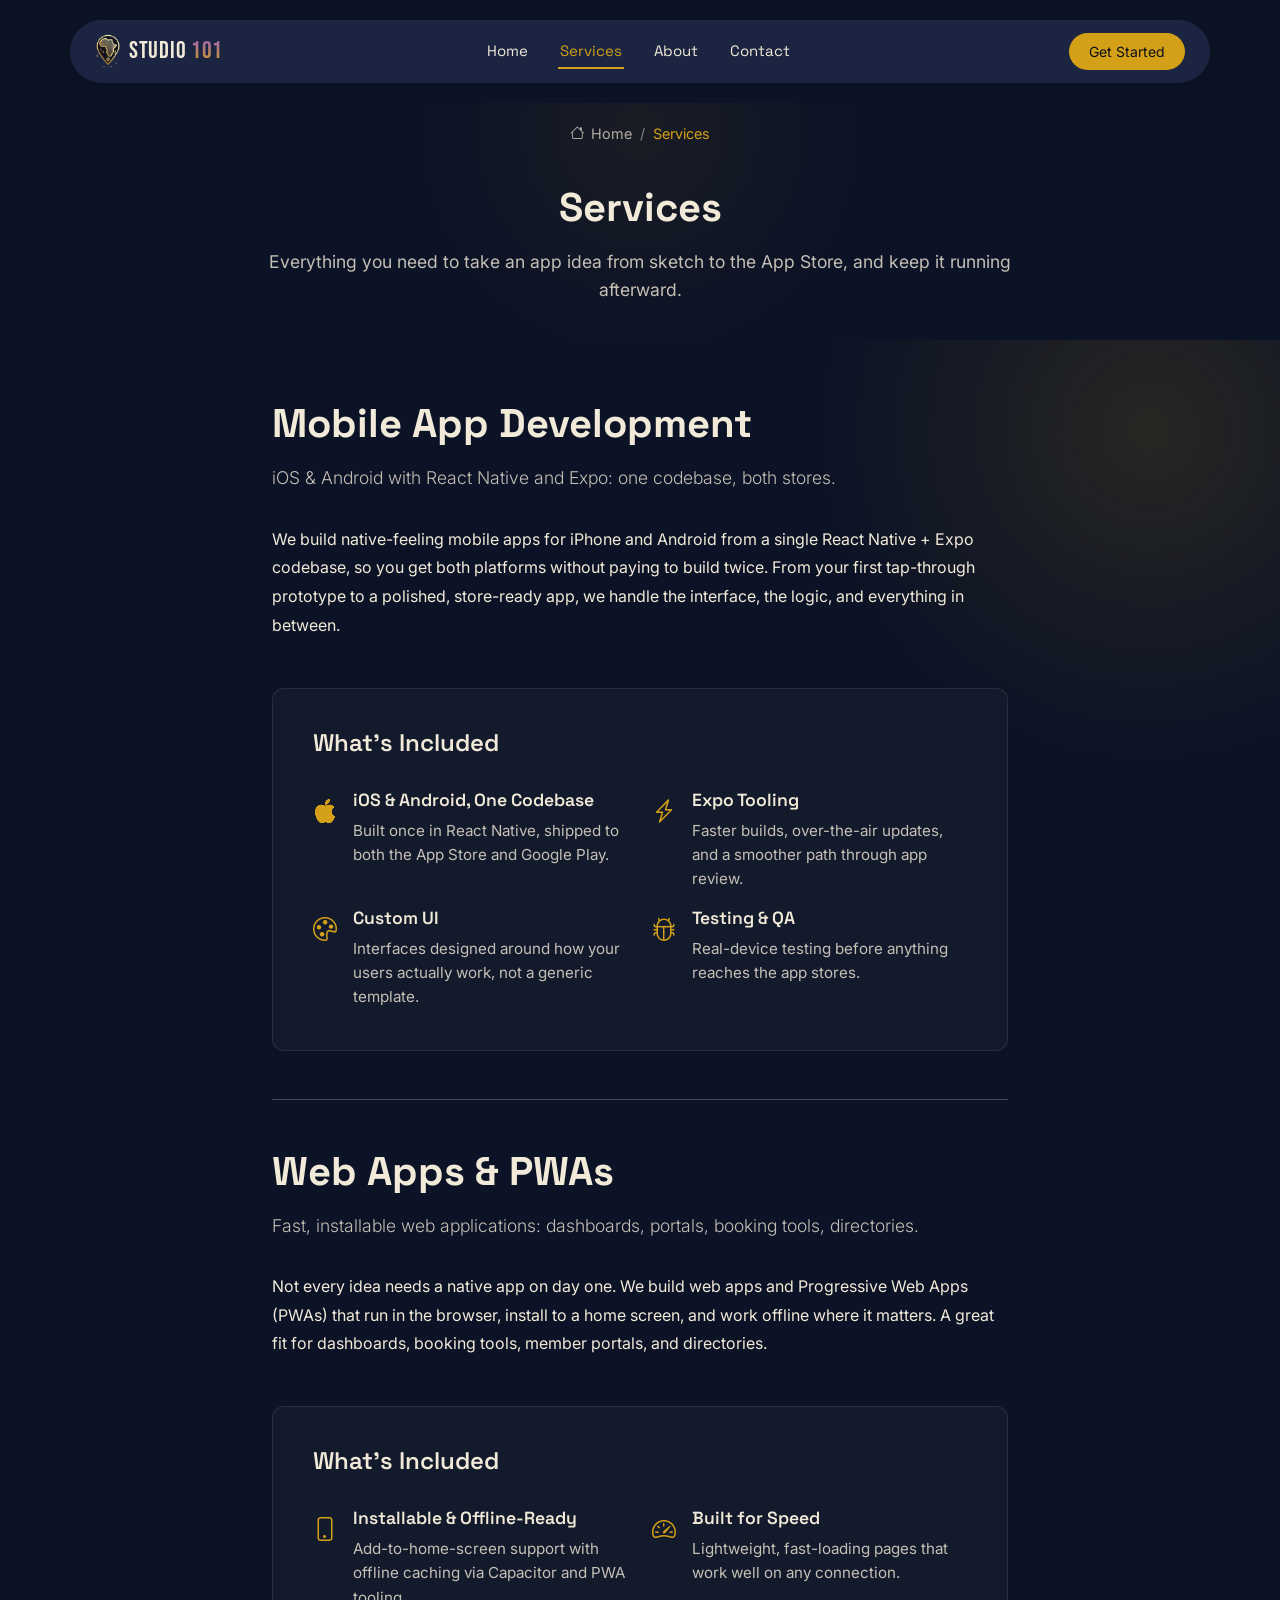
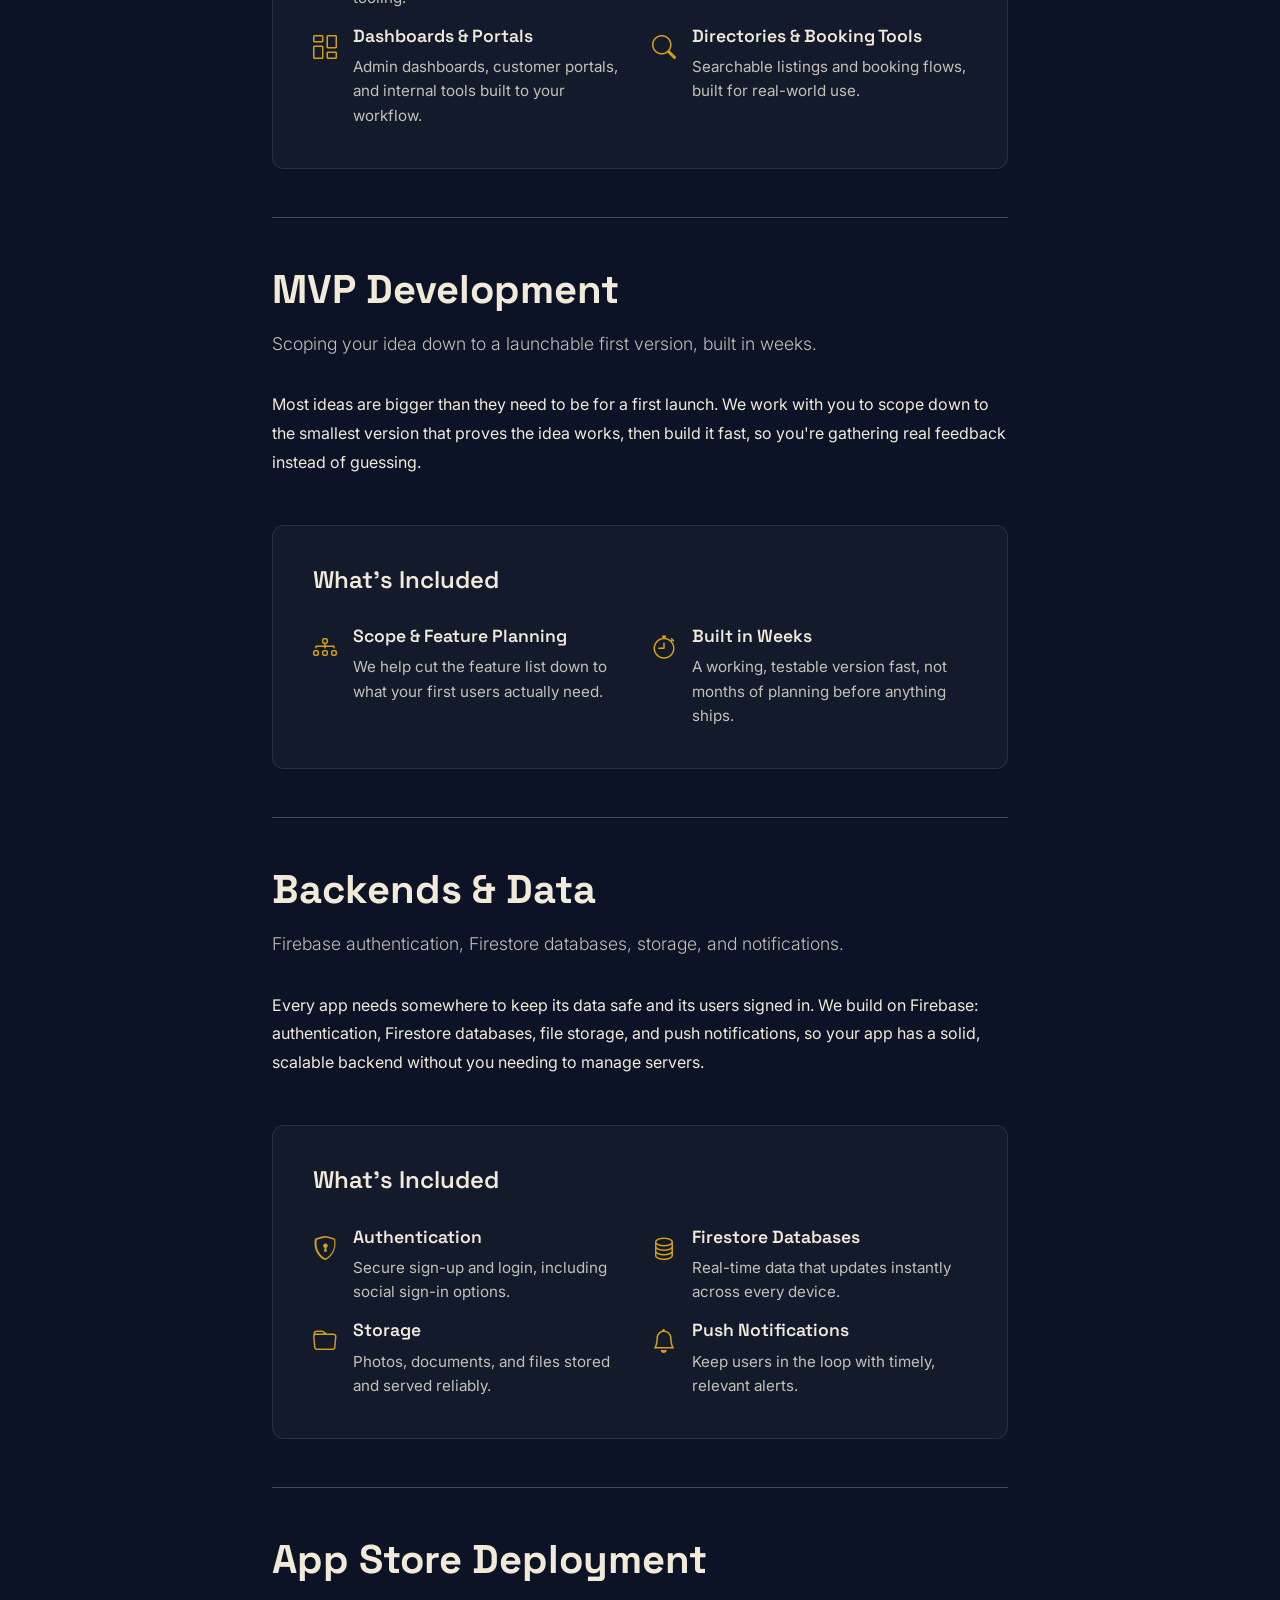
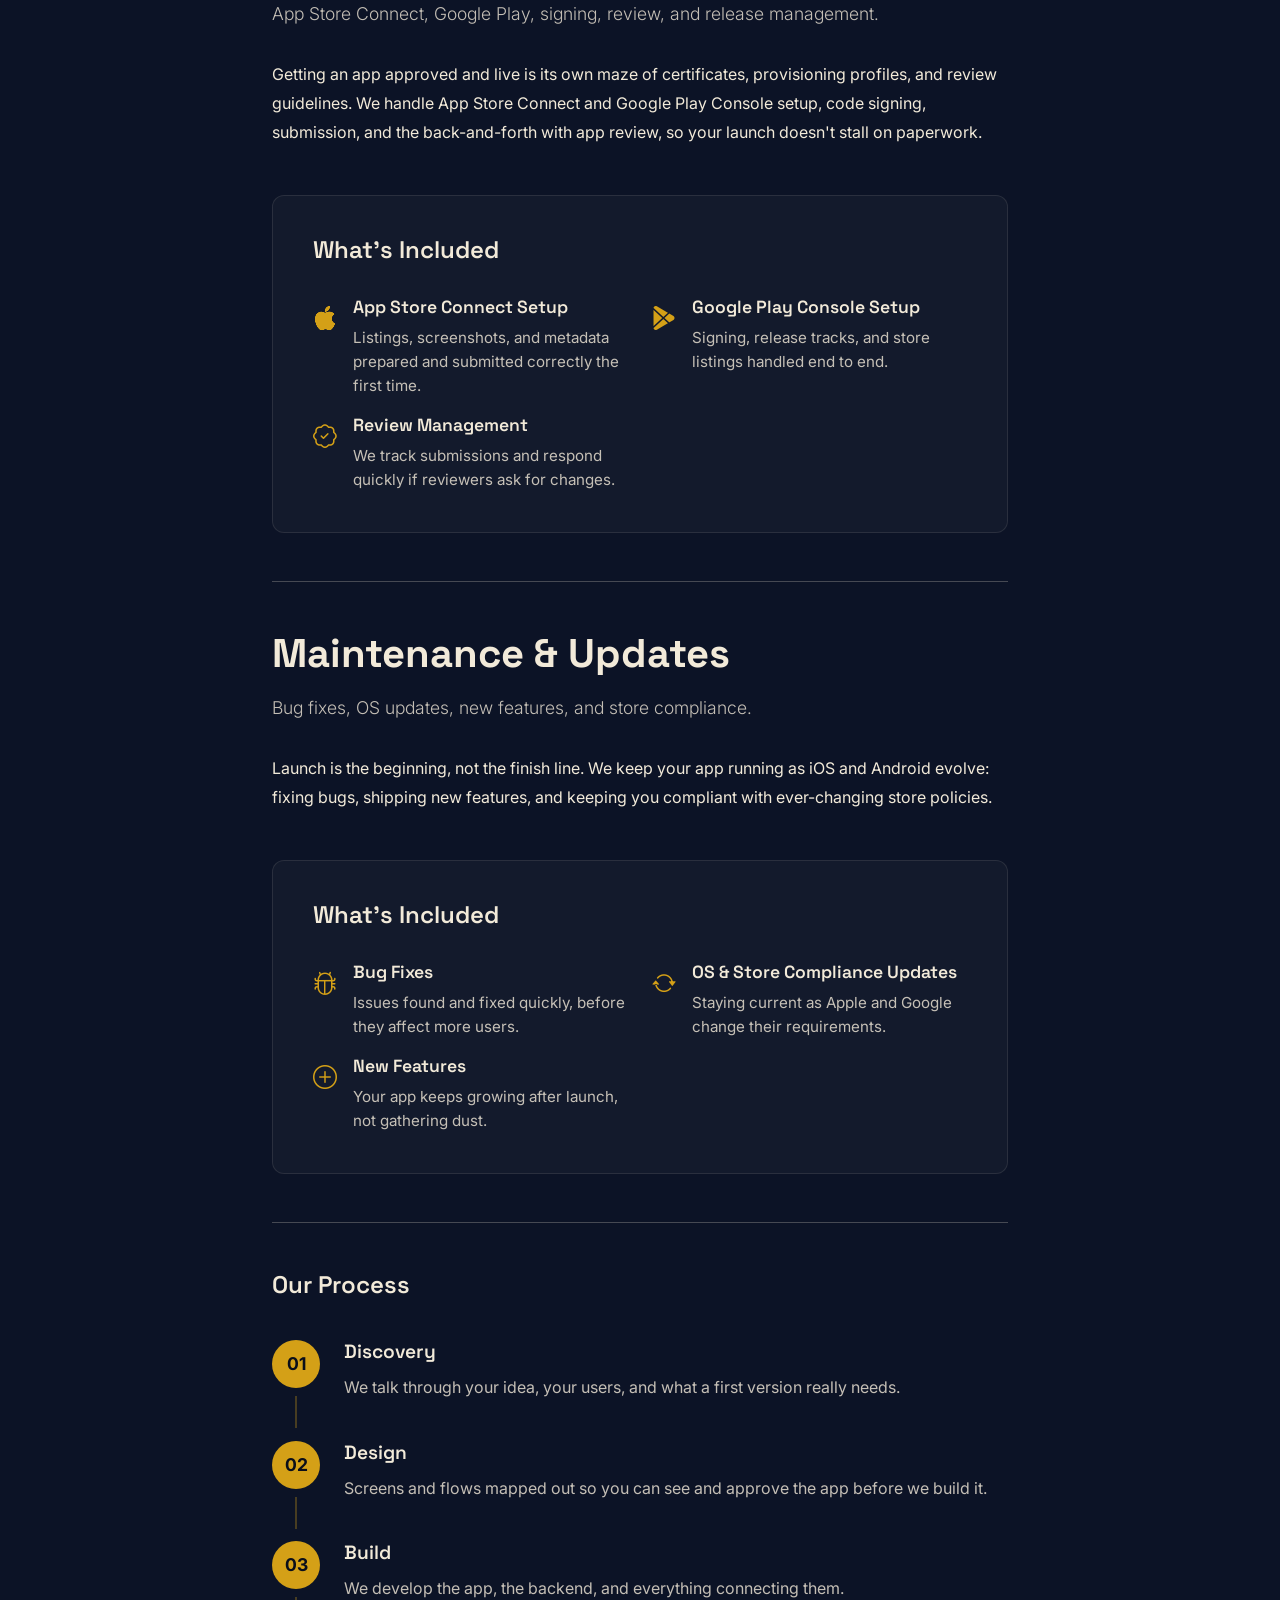
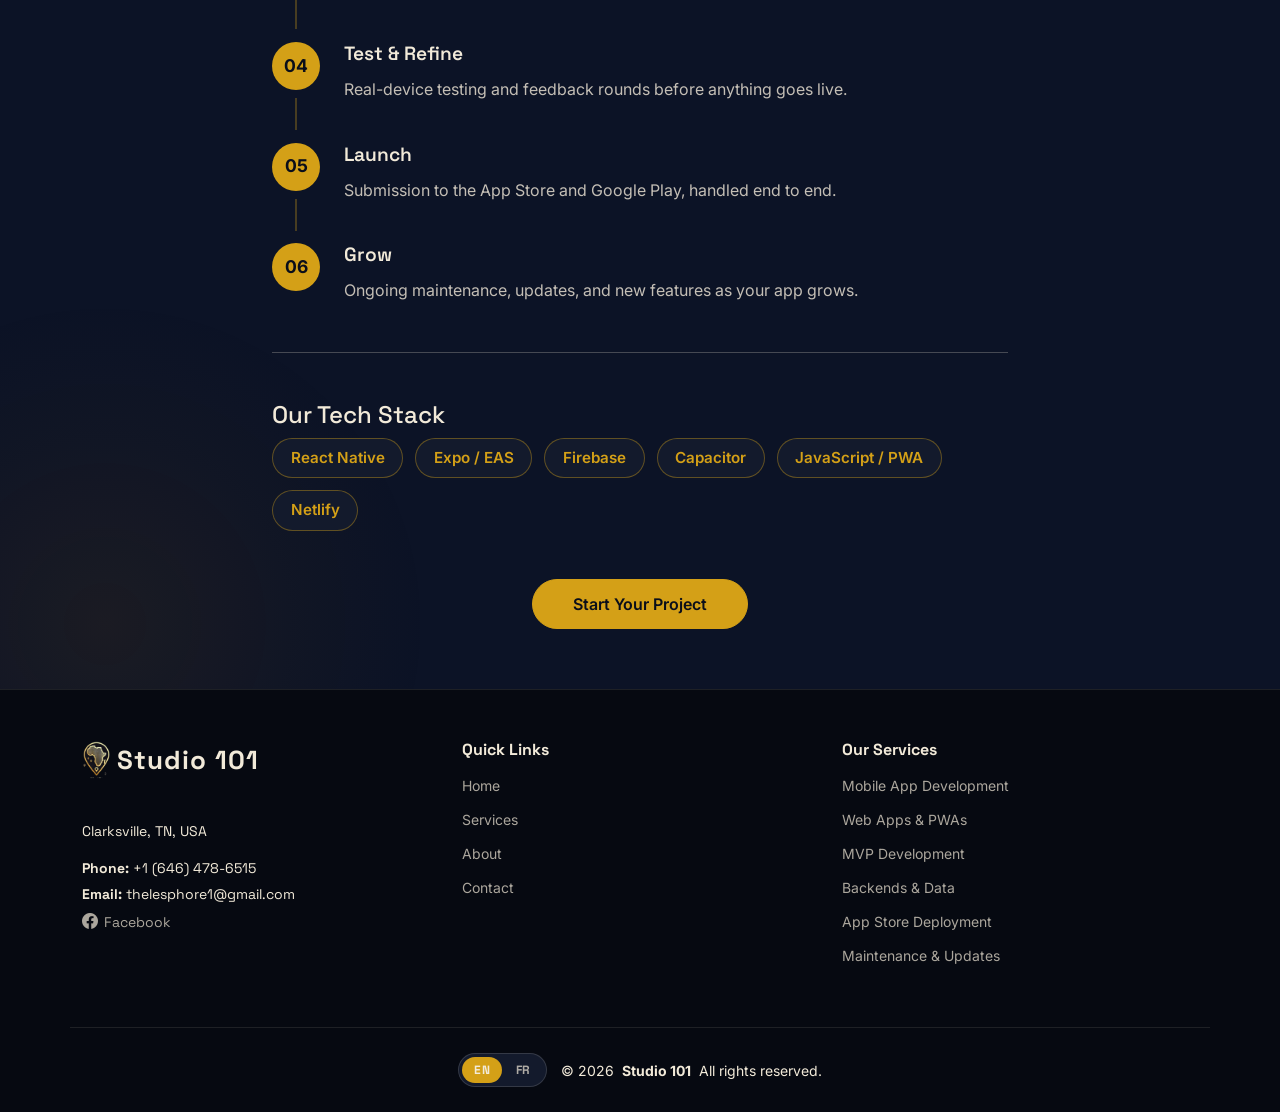
<file: services.html>
<!DOCTYPE html>
<html lang="en">

<head>
  <meta charset="utf-8">
  <meta content="width=device-width, initial-scale=1.0" name="viewport">
  <meta name="color-scheme" content="dark">
  <meta name="theme-color" content="#0c1326">
  <title>Services | Studio 101 - Mobile &amp; Web App Development</title>
  <meta name="description" content="Studio 101 offers mobile app development, web apps and PWAs, MVP development, Firebase backends, app store deployment, and ongoing maintenance.">
  <meta name="keywords" content="Studio 101 services, React Native development, Expo development, Firebase backend, MVP development, app store deployment">

  <!-- Favicons -->
  <link href="assets/img/favicon.png" rel="icon">
  <link href="assets/img/apple-touch-icon.png" rel="apple-touch-icon">

  <!-- Canonical -->
  <link href="https://waongoadrien.github.io/FasoStudio101/services.html" rel="canonical">

  <!-- Open Graph / Facebook / LinkedIn -->
  <meta property="og:type" content="website">
  <meta property="og:site_name" content="Studio 101">
  <meta property="og:title" content="Services | Studio 101 - Mobile & Web App Development">
  <meta property="og:description" content="Studio 101 offers mobile app development, web apps and PWAs, MVP development, Firebase backends, app store deployment, and ongoing maintenance.">
  <meta property="og:url" content="https://waongoadrien.github.io/FasoStudio101/services.html">
  <meta property="og:image" content="https://waongoadrien.github.io/FasoStudio101/assets/img/og-image.png">
  <meta property="og:image:width" content="1200">
  <meta property="og:image:height" content="630">
  <meta property="og:image:alt" content="Studio 101 logo">

  <!-- Twitter -->
  <meta name="twitter:card" content="summary_large_image">
  <meta name="twitter:title" content="Services | Studio 101 - Mobile & Web App Development">
  <meta name="twitter:description" content="Studio 101 offers mobile app development, web apps and PWAs, MVP development, Firebase backends, app store deployment, and ongoing maintenance.">
  <meta name="twitter:image" content="https://waongoadrien.github.io/FasoStudio101/assets/img/og-image.png">

  <!-- Fonts -->
  <link href="https://fonts.googleapis.com" rel="preconnect">
  <link href="https://fonts.gstatic.com" rel="preconnect" crossorigin>
  <link href="https://fonts.googleapis.com/css2?family=Inter:wght@300;400;500;600;700;800;900&family=Space+Grotesk:wght@300;400;500;600;700&family=Bebas+Neue&display=swap" rel="stylesheet">

  <!-- Vendor CSS Files -->
  <link href="assets/vendor/bootstrap/css/bootstrap.min.css" rel="stylesheet">
  <link href="assets/vendor/bootstrap-icons/bootstrap-icons.css" rel="stylesheet">
  <link href="assets/vendor/aos/aos.css" rel="stylesheet">
  <link href="assets/vendor/swiper/swiper-bundle.min.css" rel="stylesheet">
  <link href="assets/vendor/glightbox/css/glightbox.min.css" rel="stylesheet">

  <!-- Main CSS File -->
  <link href="assets/css/main.css" rel="stylesheet">

  <!-- =======================================================
  * Template Name: Clarity
  * Template URL: https://bootstrapmade.com/clarity-bootstrap-agency-template/
  * Author: BootstrapMade.com
  * License: https://bootstrapmade.com/license/
  ======================================================== -->
</head>

<body class="service-details-page">

  <!-- Scroll Progress Bar -->
  <div class="scroll-progress" aria-hidden="true">
    <div class="scroll-progress__fill"></div>
  </div>

  <header id="header" class="header d-flex align-items-center sticky-top">
    <div class="header-container container-fluid container-xl position-relative d-flex align-items-center justify-content-between">

      <a href="index.html" class="logo d-flex align-items-center me-auto me-xl-0">
        <img src="assets/img/icon.png" alt="Studio 101">
        <h1 class="sitename">Studio <span class="sitename__accent">101</span></h1>
      </a>

      <nav id="navmenu" class="navmenu">
        <ul>
          <li><a href="index.html" data-i18n="nav.home">Home</a></li>
          <li><a href="services.html" class="active" data-i18n="nav.services">Services</a></li>
          <li><a href="about.html" data-i18n="nav.about">About</a></li>
          <li><a href="contact.html" data-i18n="nav.contact">Contact</a></li>
        </ul>
        <i class="mobile-nav-toggle d-xl-none bi bi-list"></i>
      </nav>

      <a class="btn-getstarted" href="contact.html" data-i18n="nav.getStarted">Get Started</a>

    </div>
  </header>

  <main class="main">

    <!-- Page Title -->
    <div class="page-title glow-section glow-section--light">
      <div class="breadcrumbs">
        <nav aria-label="breadcrumb">
          <ol class="breadcrumb">
            <li class="breadcrumb-item"><a href="index.html"><i class="bi bi-house"></i> <span data-i18n="breadcrumb.home">Home</span></a></li>
            <li class="breadcrumb-item active current" data-i18n="nav.services">Services</li>
          </ol>
        </nav>
      </div>

      <div class="title-wrapper">
        <h1 data-i18n="services.page.title">Services</h1>
        <p data-i18n="services.page.subtitle">Everything you need to take an app idea from sketch to the App Store, and keep it running afterward.</p>
      </div>
    </div><!-- End Page Title -->

    <!-- Service Details Section -->
    <section id="service-details" class="service-details section glow-section glow-section--heavy">

      <div class="container" data-aos="fade-up" data-aos-delay="100">

        <div class="row gy-4">

          <div class="col-lg-10 col-xl-8 mx-auto">
            <div class="service-content">

              <!-- Mobile App Development -->
              <div id="mobile-app-development" class="mb-5" style="scroll-margin-top: 100px;">
                <h2 data-i18n="service.mobile.name">Mobile App Development</h2>
                <p class="lead" data-i18n="services.mobile.lead">iOS &amp; Android with React Native and Expo: one codebase, both stores.</p>
                <p data-i18n="services.mobile.desc">We build native-feeling mobile apps for iPhone and Android from a single React Native + Expo codebase, so you get both platforms without paying to build twice. From your first tap-through prototype to a polished, store-ready app, we handle the interface, the logic, and everything in between.</p>

                <div class="service-features">
                  <h4 data-i18n="services.whatsIncluded">What's Included</h4>
                  <div class="row gy-3">
                    <div class="col-md-6">
                      <div class="feature-item">
                        <i class="bi bi-apple flex-shrink-0"></i>
                        <div>
                          <h5 data-i18n="services.mobile.feat1.title">iOS &amp; Android, One Codebase</h5>
                          <p data-i18n="services.mobile.feat1.text">Built once in React Native, shipped to both the App Store and Google Play.</p>
                        </div>
                      </div>
                    </div>
                    <div class="col-md-6">
                      <div class="feature-item">
                        <i class="bi bi-lightning-charge flex-shrink-0"></i>
                        <div>
                          <h5 data-i18n="services.mobile.feat2.title">Expo Tooling</h5>
                          <p data-i18n="services.mobile.feat2.text">Faster builds, over-the-air updates, and a smoother path through app review.</p>
                        </div>
                      </div>
                    </div>
                    <div class="col-md-6">
                      <div class="feature-item">
                        <i class="bi bi-palette flex-shrink-0"></i>
                        <div>
                          <h5 data-i18n="services.mobile.feat3.title">Custom UI</h5>
                          <p data-i18n="services.mobile.feat3.text">Interfaces designed around how your users actually work, not a generic template.</p>
                        </div>
                      </div>
                    </div>
                    <div class="col-md-6">
                      <div class="feature-item">
                        <i class="bi bi-bug flex-shrink-0"></i>
                        <div>
                          <h5 data-i18n="services.mobile.feat4.title">Testing &amp; QA</h5>
                          <p data-i18n="services.mobile.feat4.text">Real-device testing before anything reaches the app stores.</p>
                        </div>
                      </div>
                    </div>
                  </div>
                </div>
              </div>

              <hr class="my-5">

              <!-- Web Apps & PWAs -->
              <div id="web-apps-pwas" class="mb-5" style="scroll-margin-top: 100px;">
                <h2 data-i18n="service.web.name">Web Apps &amp; PWAs</h2>
                <p class="lead" data-i18n="services.web.lead">Fast, installable web applications: dashboards, portals, booking tools, directories.</p>
                <p data-i18n="services.web.desc">Not every idea needs a native app on day one. We build web apps and Progressive Web Apps (PWAs) that run in the browser, install to a home screen, and work offline where it matters. A great fit for dashboards, booking tools, member portals, and directories.</p>

                <div class="service-features">
                  <h4 data-i18n="services.whatsIncluded">What's Included</h4>
                  <div class="row gy-3">
                    <div class="col-md-6">
                      <div class="feature-item">
                        <i class="bi bi-phone flex-shrink-0"></i>
                        <div>
                          <h5 data-i18n="services.web.feat1.title">Installable &amp; Offline-Ready</h5>
                          <p data-i18n="services.web.feat1.text">Add-to-home-screen support with offline caching via Capacitor and PWA tooling.</p>
                        </div>
                      </div>
                    </div>
                    <div class="col-md-6">
                      <div class="feature-item">
                        <i class="bi bi-speedometer2 flex-shrink-0"></i>
                        <div>
                          <h5 data-i18n="services.web.feat2.title">Built for Speed</h5>
                          <p data-i18n="services.web.feat2.text">Lightweight, fast-loading pages that work well on any connection.</p>
                        </div>
                      </div>
                    </div>
                    <div class="col-md-6">
                      <div class="feature-item">
                        <i class="bi bi-columns-gap flex-shrink-0"></i>
                        <div>
                          <h5 data-i18n="services.web.feat3.title">Dashboards &amp; Portals</h5>
                          <p data-i18n="services.web.feat3.text">Admin dashboards, customer portals, and internal tools built to your workflow.</p>
                        </div>
                      </div>
                    </div>
                    <div class="col-md-6">
                      <div class="feature-item">
                        <i class="bi bi-search flex-shrink-0"></i>
                        <div>
                          <h5 data-i18n="services.web.feat4.title">Directories &amp; Booking Tools</h5>
                          <p data-i18n="services.web.feat4.text">Searchable listings and booking flows, built for real-world use.</p>
                        </div>
                      </div>
                    </div>
                  </div>
                </div>
              </div>

              <hr class="my-5">

              <!-- MVP Development -->
              <div id="mvp-development" class="mb-5" style="scroll-margin-top: 100px;">
                <h2 data-i18n="service.mvp.name">MVP Development</h2>
                <p class="lead" data-i18n="services.mvp.lead">Scoping your idea down to a launchable first version, built in weeks.</p>
                <p data-i18n="services.mvp.desc">Most ideas are bigger than they need to be for a first launch. We work with you to scope down to the smallest version that proves the idea works, then build it fast, so you're gathering real feedback instead of guessing.</p>

                <div class="service-features">
                  <h4 data-i18n="services.whatsIncluded">What's Included</h4>
                  <div class="row gy-3">
                    <div class="col-md-6">
                      <div class="feature-item">
                        <i class="bi bi-diagram-3 flex-shrink-0"></i>
                        <div>
                          <h5 data-i18n="services.mvp.feat1.title">Scope &amp; Feature Planning</h5>
                          <p data-i18n="services.mvp.feat1.text">We help cut the feature list down to what your first users actually need.</p>
                        </div>
                      </div>
                    </div>
                    <div class="col-md-6">
                      <div class="feature-item">
                        <i class="bi bi-stopwatch flex-shrink-0"></i>
                        <div>
                          <h5 data-i18n="services.mvp.feat2.title">Built in Weeks</h5>
                          <p data-i18n="services.mvp.feat2.text">A working, testable version fast, not months of planning before anything ships.</p>
                        </div>
                      </div>
                    </div>
                  </div>
                </div>
              </div>

              <hr class="my-5">

              <!-- Backends & Data -->
              <div id="backends-data" class="mb-5" style="scroll-margin-top: 100px;">
                <h2 data-i18n="service.backend.name">Backends &amp; Data</h2>
                <p class="lead" data-i18n="services.backend.lead">Firebase authentication, Firestore databases, storage, and notifications.</p>
                <p data-i18n="services.backend.desc">Every app needs somewhere to keep its data safe and its users signed in. We build on Firebase: authentication, Firestore databases, file storage, and push notifications, so your app has a solid, scalable backend without you needing to manage servers.</p>

                <div class="service-features">
                  <h4 data-i18n="services.whatsIncluded">What's Included</h4>
                  <div class="row gy-3">
                    <div class="col-md-6">
                      <div class="feature-item">
                        <i class="bi bi-shield-lock flex-shrink-0"></i>
                        <div>
                          <h5 data-i18n="services.backend.feat1.title">Authentication</h5>
                          <p data-i18n="services.backend.feat1.text">Secure sign-up and login, including social sign-in options.</p>
                        </div>
                      </div>
                    </div>
                    <div class="col-md-6">
                      <div class="feature-item">
                        <i class="bi bi-database flex-shrink-0"></i>
                        <div>
                          <h5 data-i18n="services.backend.feat2.title">Firestore Databases</h5>
                          <p data-i18n="services.backend.feat2.text">Real-time data that updates instantly across every device.</p>
                        </div>
                      </div>
                    </div>
                    <div class="col-md-6">
                      <div class="feature-item">
                        <i class="bi bi-folder flex-shrink-0"></i>
                        <div>
                          <h5 data-i18n="services.backend.feat3.title">Storage</h5>
                          <p data-i18n="services.backend.feat3.text">Photos, documents, and files stored and served reliably.</p>
                        </div>
                      </div>
                    </div>
                    <div class="col-md-6">
                      <div class="feature-item">
                        <i class="bi bi-bell flex-shrink-0"></i>
                        <div>
                          <h5 data-i18n="services.backend.feat4.title">Push Notifications</h5>
                          <p data-i18n="services.backend.feat4.text">Keep users in the loop with timely, relevant alerts.</p>
                        </div>
                      </div>
                    </div>
                  </div>
                </div>
              </div>

              <hr class="my-5">

              <!-- App Store Deployment -->
              <div id="app-store-deployment" class="mb-5" style="scroll-margin-top: 100px;">
                <h2 data-i18n="service.deploy.name">App Store Deployment</h2>
                <p class="lead" data-i18n="services.deploy.lead">App Store Connect, Google Play, signing, review, and release management.</p>
                <p data-i18n="services.deploy.desc">Getting an app approved and live is its own maze of certificates, provisioning profiles, and review guidelines. We handle App Store Connect and Google Play Console setup, code signing, submission, and the back-and-forth with app review, so your launch doesn't stall on paperwork.</p>

                <div class="service-features">
                  <h4 data-i18n="services.whatsIncluded">What's Included</h4>
                  <div class="row gy-3">
                    <div class="col-md-6">
                      <div class="feature-item">
                        <i class="bi bi-apple flex-shrink-0"></i>
                        <div>
                          <h5 data-i18n="services.deploy.feat1.title">App Store Connect Setup</h5>
                          <p data-i18n="services.deploy.feat1.text">Listings, screenshots, and metadata prepared and submitted correctly the first time.</p>
                        </div>
                      </div>
                    </div>
                    <div class="col-md-6">
                      <div class="feature-item">
                        <i class="bi bi-google-play flex-shrink-0"></i>
                        <div>
                          <h5 data-i18n="services.deploy.feat2.title">Google Play Console Setup</h5>
                          <p data-i18n="services.deploy.feat2.text">Signing, release tracks, and store listings handled end to end.</p>
                        </div>
                      </div>
                    </div>
                    <div class="col-md-6">
                      <div class="feature-item">
                        <i class="bi bi-patch-check flex-shrink-0"></i>
                        <div>
                          <h5 data-i18n="services.deploy.feat3.title">Review Management</h5>
                          <p data-i18n="services.deploy.feat3.text">We track submissions and respond quickly if reviewers ask for changes.</p>
                        </div>
                      </div>
                    </div>
                  </div>
                </div>
              </div>

              <hr class="my-5">

              <!-- Maintenance & Updates -->
              <div id="maintenance-updates" style="scroll-margin-top: 100px;">
                <h2 data-i18n="service.maintenance.name">Maintenance &amp; Updates</h2>
                <p class="lead" data-i18n="services.maintenance.lead">Bug fixes, OS updates, new features, and store compliance.</p>
                <p data-i18n="services.maintenance.desc">Launch is the beginning, not the finish line. We keep your app running as iOS and Android evolve: fixing bugs, shipping new features, and keeping you compliant with ever-changing store policies.</p>

                <div class="service-features">
                  <h4 data-i18n="services.whatsIncluded">What's Included</h4>
                  <div class="row gy-3">
                    <div class="col-md-6">
                      <div class="feature-item">
                        <i class="bi bi-bug flex-shrink-0"></i>
                        <div>
                          <h5 data-i18n="services.maintenance.feat1.title">Bug Fixes</h5>
                          <p data-i18n="services.maintenance.feat1.text">Issues found and fixed quickly, before they affect more users.</p>
                        </div>
                      </div>
                    </div>
                    <div class="col-md-6">
                      <div class="feature-item">
                        <i class="bi bi-arrow-repeat flex-shrink-0"></i>
                        <div>
                          <h5 data-i18n="services.maintenance.feat2.title">OS &amp; Store Compliance Updates</h5>
                          <p data-i18n="services.maintenance.feat2.text">Staying current as Apple and Google change their requirements.</p>
                        </div>
                      </div>
                    </div>
                    <div class="col-md-6">
                      <div class="feature-item">
                        <i class="bi bi-plus-circle flex-shrink-0"></i>
                        <div>
                          <h5 data-i18n="services.maintenance.feat3.title">New Features</h5>
                          <p data-i18n="services.maintenance.feat3.text">Your app keeps growing after launch, not gathering dust.</p>
                        </div>
                      </div>
                    </div>
                  </div>
                </div>
              </div>

              <hr class="my-5">

              <!-- Process Steps -->
              <div class="service-process" data-aos="fade-up" data-aos-delay="200">
                <h4 data-i18n="services.process.title">Our Process</h4>
                <div class="process-steps">
                  <div class="step-item">
                    <div class="step-number">01</div>
                    <div class="step-content">
                      <h5 data-i18n="services.process.step1.title">Discovery</h5>
                      <p data-i18n="services.process.step1.text">We talk through your idea, your users, and what a first version really needs.</p>
                    </div>
                  </div>
                  <div class="step-item">
                    <div class="step-number">02</div>
                    <div class="step-content">
                      <h5 data-i18n="services.process.step2.title">Design</h5>
                      <p data-i18n="services.process.step2.text">Screens and flows mapped out so you can see and approve the app before we build it.</p>
                    </div>
                  </div>
                  <div class="step-item">
                    <div class="step-number">03</div>
                    <div class="step-content">
                      <h5 data-i18n="services.process.step3.title">Build</h5>
                      <p data-i18n="services.process.step3.text">We develop the app, the backend, and everything connecting them.</p>
                    </div>
                  </div>
                  <div class="step-item">
                    <div class="step-number">04</div>
                    <div class="step-content">
                      <h5 data-i18n="services.process.step4.title">Test &amp; Refine</h5>
                      <p data-i18n="services.process.step4.text">Real-device testing and feedback rounds before anything goes live.</p>
                    </div>
                  </div>
                  <div class="step-item">
                    <div class="step-number">05</div>
                    <div class="step-content">
                      <h5 data-i18n="services.process.step5.title">Launch</h5>
                      <p data-i18n="services.process.step5.text">Submission to the App Store and Google Play, handled end to end.</p>
                    </div>
                  </div>
                  <div class="step-item">
                    <div class="step-number">06</div>
                    <div class="step-content">
                      <h5 data-i18n="services.process.step6.title">Grow</h5>
                      <p data-i18n="services.process.step6.text">Ongoing maintenance, updates, and new features as your app grows.</p>
                    </div>
                  </div>
                </div>
              </div>

              <hr class="my-5">

              <!-- Tech Stack -->
              <div class="tech-stack" data-aos="fade-up" data-aos-delay="300">
                <h4 data-i18n="services.techstack.title">Our Tech Stack</h4>
                <div class="tech-stack-list">
                  <span class="tech-pill">React Native</span>
                  <span class="tech-pill">Expo / EAS</span>
                  <span class="tech-pill">Firebase</span>
                  <span class="tech-pill">Capacitor</span>
                  <span class="tech-pill">JavaScript / PWA</span>
                  <span class="tech-pill">Netlify</span>
                </div>
              </div>

              <div class="text-center mt-5" data-aos="fade-up" data-aos-delay="400">
                <a href="contact.html" class="btn btn-primary" data-i18n="hero.ctaPrimary">Start Your Project</a>
              </div>

            </div>
          </div><!-- End Service Content -->

        </div>

      </div>

    </section><!-- /Service Details Section -->

  </main>

  <footer id="footer" class="footer position-relative dark-background">

    <div class="container footer-top">
      <div class="row gy-4">
        <div class="col-lg-4 col-md-6 footer-about">
          <a href="index.html" class="logo d-flex align-items-center">
            <img src="assets/img/icon.png" alt="Studio 101">
            <span class="sitename">Studio 101</span>
          </a>
          <div class="footer-contact pt-3">
            <p data-i18n="footer.location">Clarksville, TN, USA</p>
            <p class="mt-3"><strong data-i18n="footer.phoneLabel">Phone:</strong> <span>+1 (646) 478-6515</span></p>
            <p><strong data-i18n="footer.emailLabel">Email:</strong> <span>thelesphore1@gmail.com</span></p>
            <p class="mt-1"><a href="https://www.facebook.com/profile.php?id=61591541702055" class="footer-social-link" target="_blank" rel="noopener noreferrer"><i class="bi bi-facebook"></i> Facebook</a></p>
          </div>
        </div>

        <div class="col-lg-4 col-md-6 footer-links">
          <h4 data-i18n="footer.quickLinks">Quick Links</h4>
          <ul>
            <li><a href="index.html" data-i18n="nav.home">Home</a></li>
            <li><a href="services.html" data-i18n="nav.services">Services</a></li>
            <li><a href="about.html" data-i18n="nav.about">About</a></li>
            <li><a href="contact.html" data-i18n="nav.contact">Contact</a></li>
          </ul>
        </div>

        <div class="col-lg-4 col-md-6 footer-links">
          <h4 data-i18n="footer.ourServices">Our Services</h4>
          <ul>
            <li><a href="services.html#mobile-app-development" data-i18n="service.mobile.name">Mobile App Development</a></li>
            <li><a href="services.html#web-apps-pwas" data-i18n="service.web.name">Web Apps &amp; PWAs</a></li>
            <li><a href="services.html#mvp-development" data-i18n="service.mvp.name">MVP Development</a></li>
            <li><a href="services.html#backends-data" data-i18n="service.backend.name">Backends &amp; Data</a></li>
            <li><a href="services.html#app-store-deployment" data-i18n="service.deploy.name">App Store Deployment</a></li>
            <li><a href="services.html#maintenance-updates" data-i18n="service.maintenance.name">Maintenance &amp; Updates</a></li>
          </ul>
        </div>

      </div>
    </div>

    <div class="container copyright text-center mt-4">
      <div class="copyright-row">
        <div class="lang-toggle" role="group" aria-label="Language">
          <button type="button" class="lang-toggle__btn" data-lang="en">EN</button>
          <button type="button" class="lang-toggle__btn" data-lang="fr">FR</button>
        </div>
        <p>© <span>2026</span> <strong class="px-1 sitename">Studio 101</strong> <span data-i18n="footer.rights">All rights reserved.</span></p>
      </div>
    </div>

  </footer>

  <!-- Scroll Top -->
  <a href="#" id="scroll-top" class="scroll-top d-flex align-items-center justify-content-center"><i class="bi bi-arrow-up-short"></i></a>

  <!-- Preloader -->
  <div id="preloader"></div>

  <!-- Vendor JS Files -->
  <script src="assets/vendor/bootstrap/js/bootstrap.bundle.min.js"></script>
  <script src="assets/vendor/aos/aos.js"></script>
  <script src="assets/vendor/purecounter/purecounter_vanilla.js"></script>
  <script src="assets/vendor/imagesloaded/imagesloaded.pkgd.min.js"></script>
  <script src="assets/vendor/isotope-layout/isotope.pkgd.min.js"></script>
  <script src="assets/vendor/swiper/swiper-bundle.min.js"></script>
  <script src="assets/vendor/glightbox/js/glightbox.min.js"></script>

  <!-- Main JS File -->
  <script src="assets/js/main.js"></script>

  <!-- Language toggle -->
  <script src="assets/js/i18n.js"></script>

</body>

</html>
</file>
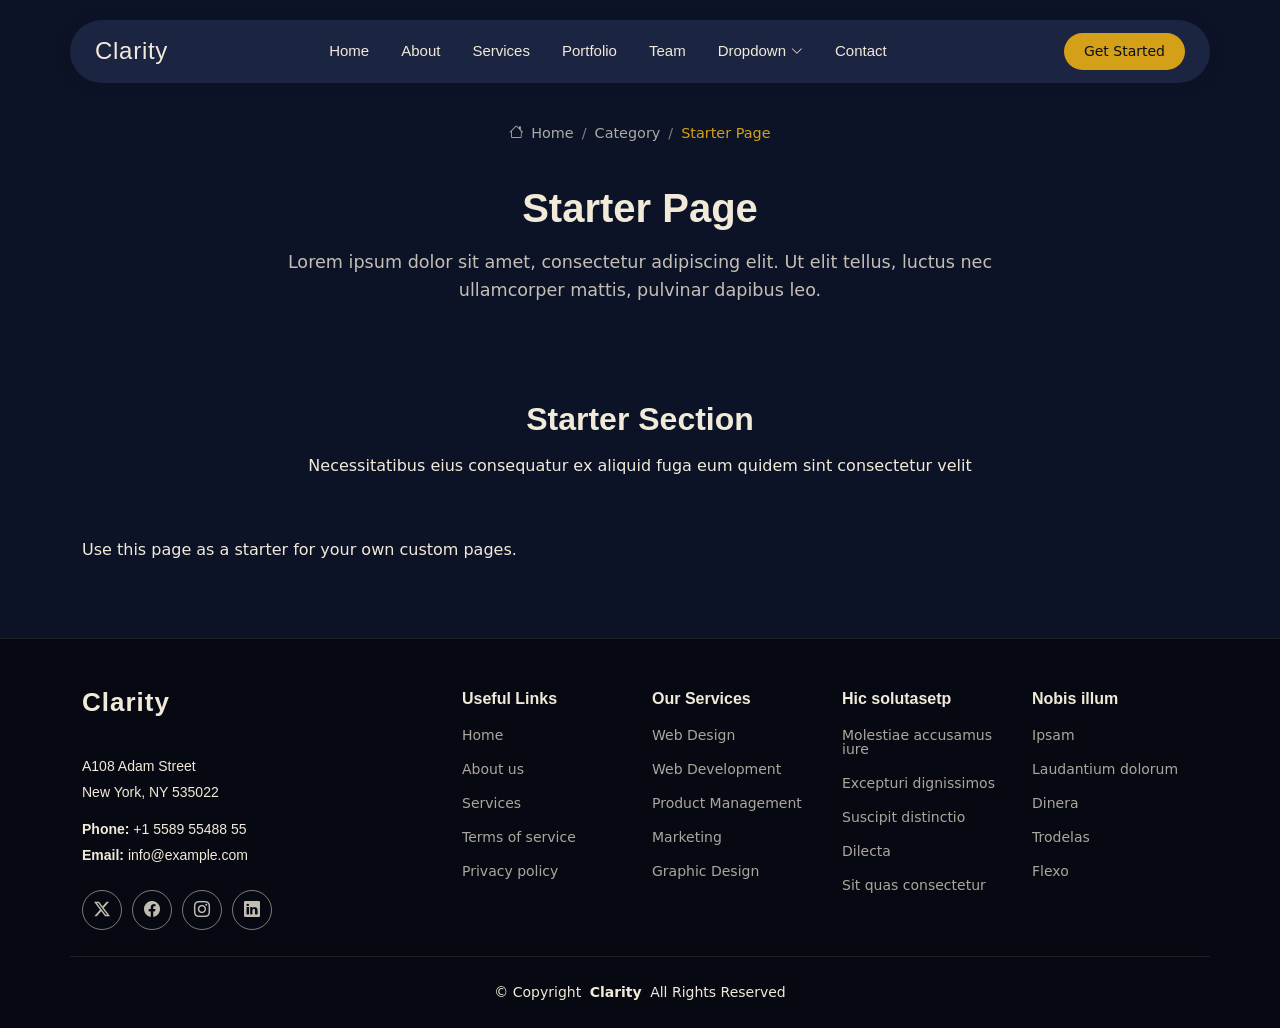
<file: starter-page.html>
<!DOCTYPE html>
<html lang="en">

<head>
  <meta charset="utf-8">
  <meta content="width=device-width, initial-scale=1.0" name="viewport">
  <meta name="color-scheme" content="dark">
  <meta name="theme-color" content="#0c1326">
  <title>Starter Page - Clarity Bootstrap Template</title>
  <meta name="description" content="">
  <meta name="keywords" content="">

  <!-- Favicons -->
  <link href="assets/img/favicon.png" rel="icon">
  <link href="assets/img/apple-touch-icon.png" rel="apple-touch-icon">

  <!-- Fonts -->
  <link href="https://fonts.googleapis.com" rel="preconnect">
  <link href="https://fonts.gstatic.com" rel="preconnect" crossorigin>
  <link href="https://fonts.googleapis.com/css2?family=Roboto:ital,wght@0,100;0,300;0,400;0,500;0,700;0,900;1,100;1,300;1,400;1,500;1,700;1,900&family=Poppins:ital,wght@0,100;0,200;0,300;0,400;0,500;0,600;0,700;0,800;0,900;1,100;1,200;1,300;1,400;1,500;1,600;1,700;1,800;1,900&family=Quicksand:wght@300;400;500;600;700&display=swap" rel="stylesheet">

  <!-- Vendor CSS Files -->
  <link href="assets/vendor/bootstrap/css/bootstrap.min.css" rel="stylesheet">
  <link href="assets/vendor/bootstrap-icons/bootstrap-icons.css" rel="stylesheet">
  <link href="assets/vendor/aos/aos.css" rel="stylesheet">
  <link href="assets/vendor/swiper/swiper-bundle.min.css" rel="stylesheet">
  <link href="assets/vendor/glightbox/css/glightbox.min.css" rel="stylesheet">

  <!-- Main CSS File -->
  <link href="assets/css/main.css" rel="stylesheet">

  <!-- =======================================================
  * Template Name: Clarity
  * Template URL: https://bootstrapmade.com/clarity-bootstrap-agency-template/
  * Updated: Jun 13 2026 with Bootstrap v5.3.8
  * Author: BootstrapMade.com
  * License: https://bootstrapmade.com/license/
  ======================================================== -->
</head>

<body class="starter-page-page">

  <header id="header" class="header d-flex align-items-center sticky-top">
    <div class="header-container container-fluid container-xl position-relative d-flex align-items-center justify-content-between">

      <a href="index.html" class="logo d-flex align-items-center me-auto me-xl-0">
        <!-- Uncomment the line below if you also wish to use an image logo -->
        <!-- <img src="assets/img/logo.webp" alt=""> -->
        <h1 class="sitename">Clarity</h1>
      </a>

      <nav id="navmenu" class="navmenu">
        <ul>
          <li><a href="#hero">Home</a></li>
          <li><a href="#about">About</a></li>
          <li><a href="#services">Services</a></li>
          <li><a href="#portfolio">Portfolio</a></li>
          <li><a href="#team">Team</a></li>
          <li class="dropdown"><a href="#"><span>Dropdown</span> <i class="bi bi-chevron-down toggle-dropdown"></i></a>
            <ul>
              <li><a href="#">Dropdown 1</a></li>
              <li class="dropdown"><a href="#"><span>Deep Dropdown</span> <i class="bi bi-chevron-down toggle-dropdown"></i></a>
                <ul>
                  <li><a href="#">Deep Dropdown 1</a></li>
                  <li><a href="#">Deep Dropdown 2</a></li>
                  <li><a href="#">Deep Dropdown 3</a></li>
                  <li><a href="#">Deep Dropdown 4</a></li>
                  <li><a href="#">Deep Dropdown 5</a></li>
                </ul>
              </li>
              <li><a href="#">Dropdown 2</a></li>
              <li><a href="#">Dropdown 3</a></li>
              <li><a href="#">Dropdown 4</a></li>
            </ul>
          </li>
          <li><a href="#contact">Contact</a></li>
        </ul>
        <i class="mobile-nav-toggle d-xl-none bi bi-list"></i>
      </nav>

      <a class="btn-getstarted" href="#about">Get Started</a>

    </div>
  </header>

  <main class="main">

    <!-- Page Title -->
    <div class="page-title">
      <div class="breadcrumbs">
        <nav aria-label="breadcrumb">
          <ol class="breadcrumb">
            <li class="breadcrumb-item"><a href="#"><i class="bi bi-house"></i> Home</a></li>
            <li class="breadcrumb-item"><a href="#">Category</a></li>
            <li class="breadcrumb-item active current">Starter Page</li>
          </ol>
        </nav>
      </div>

      <div class="title-wrapper">
        <h1>Starter Page</h1>
        <p>Lorem ipsum dolor sit amet, consectetur adipiscing elit. Ut elit tellus, luctus nec ullamcorper mattis, pulvinar dapibus leo.</p>
      </div>
    </div><!-- End Page Title -->

    <!-- Starter Section Section -->
    <section id="starter-section" class="starter-section section">

      <!-- Section Title -->
      <div class="container section-title" data-aos="fade-up">
        <h2>Starter Section</h2>
        <p>Necessitatibus eius consequatur ex aliquid fuga eum quidem sint consectetur velit</p>
      </div><!-- End Section Title -->

      <div class="container" data-aos="fade-up">
        <p>Use this page as a starter for your own custom pages.</p>
      </div>

    </section><!-- /Starter Section Section -->

  </main>

  <footer id="footer" class="footer position-relative dark-background">

    <div class="container footer-top">
      <div class="row gy-4">
        <div class="col-lg-4 col-md-6 footer-about">
          <a href="index.html" class="logo d-flex align-items-center">
            <span class="sitename">Clarity</span>
          </a>
          <div class="footer-contact pt-3">
            <p>A108 Adam Street</p>
            <p>New York, NY 535022</p>
            <p class="mt-3"><strong>Phone:</strong> <span>+1 5589 55488 55</span></p>
            <p><strong>Email:</strong> <span>info@example.com</span></p>
          </div>
          <div class="social-links d-flex mt-4">
            <a href=""><i class="bi bi-twitter-x"></i></a>
            <a href=""><i class="bi bi-facebook"></i></a>
            <a href=""><i class="bi bi-instagram"></i></a>
            <a href=""><i class="bi bi-linkedin"></i></a>
          </div>
        </div>

        <div class="col-lg-2 col-md-3 footer-links">
          <h4>Useful Links</h4>
          <ul>
            <li><a href="#">Home</a></li>
            <li><a href="#">About us</a></li>
            <li><a href="#">Services</a></li>
            <li><a href="#">Terms of service</a></li>
            <li><a href="#">Privacy policy</a></li>
          </ul>
        </div>

        <div class="col-lg-2 col-md-3 footer-links">
          <h4>Our Services</h4>
          <ul>
            <li><a href="#">Web Design</a></li>
            <li><a href="#">Web Development</a></li>
            <li><a href="#">Product Management</a></li>
            <li><a href="#">Marketing</a></li>
            <li><a href="#">Graphic Design</a></li>
          </ul>
        </div>

        <div class="col-lg-2 col-md-3 footer-links">
          <h4>Hic solutasetp</h4>
          <ul>
            <li><a href="#">Molestiae accusamus iure</a></li>
            <li><a href="#">Excepturi dignissimos</a></li>
            <li><a href="#">Suscipit distinctio</a></li>
            <li><a href="#">Dilecta</a></li>
            <li><a href="#">Sit quas consectetur</a></li>
          </ul>
        </div>

        <div class="col-lg-2 col-md-3 footer-links">
          <h4>Nobis illum</h4>
          <ul>
            <li><a href="#">Ipsam</a></li>
            <li><a href="#">Laudantium dolorum</a></li>
            <li><a href="#">Dinera</a></li>
            <li><a href="#">Trodelas</a></li>
            <li><a href="#">Flexo</a></li>
          </ul>
        </div>

      </div>
    </div>

    <div class="container copyright text-center mt-4">
      <p>© <span>Copyright</span> <strong class="px-1 sitename">Clarity</strong> <span>All Rights Reserved</span></p>
    </div>

  </footer>

  <!-- Scroll Top -->
  <a href="#" id="scroll-top" class="scroll-top d-flex align-items-center justify-content-center"><i class="bi bi-arrow-up-short"></i></a>

  <!-- Preloader -->
  <div id="preloader"></div>

  <!-- Vendor JS Files -->
  <script src="assets/vendor/bootstrap/js/bootstrap.bundle.min.js"></script>
  <script src="assets/vendor/php-email-form/validate.js"></script>
  <script src="assets/vendor/aos/aos.js"></script>
  <script src="assets/vendor/purecounter/purecounter_vanilla.js"></script>
  <script src="assets/vendor/imagesloaded/imagesloaded.pkgd.min.js"></script>
  <script src="assets/vendor/isotope-layout/isotope.pkgd.min.js"></script>
  <script src="assets/vendor/swiper/swiper-bundle.min.js"></script>
  <script src="assets/vendor/glightbox/js/glightbox.min.js"></script>

  <!-- Main JS File -->
  <script src="assets/js/main.js"></script>

</body>

</html>
</file>
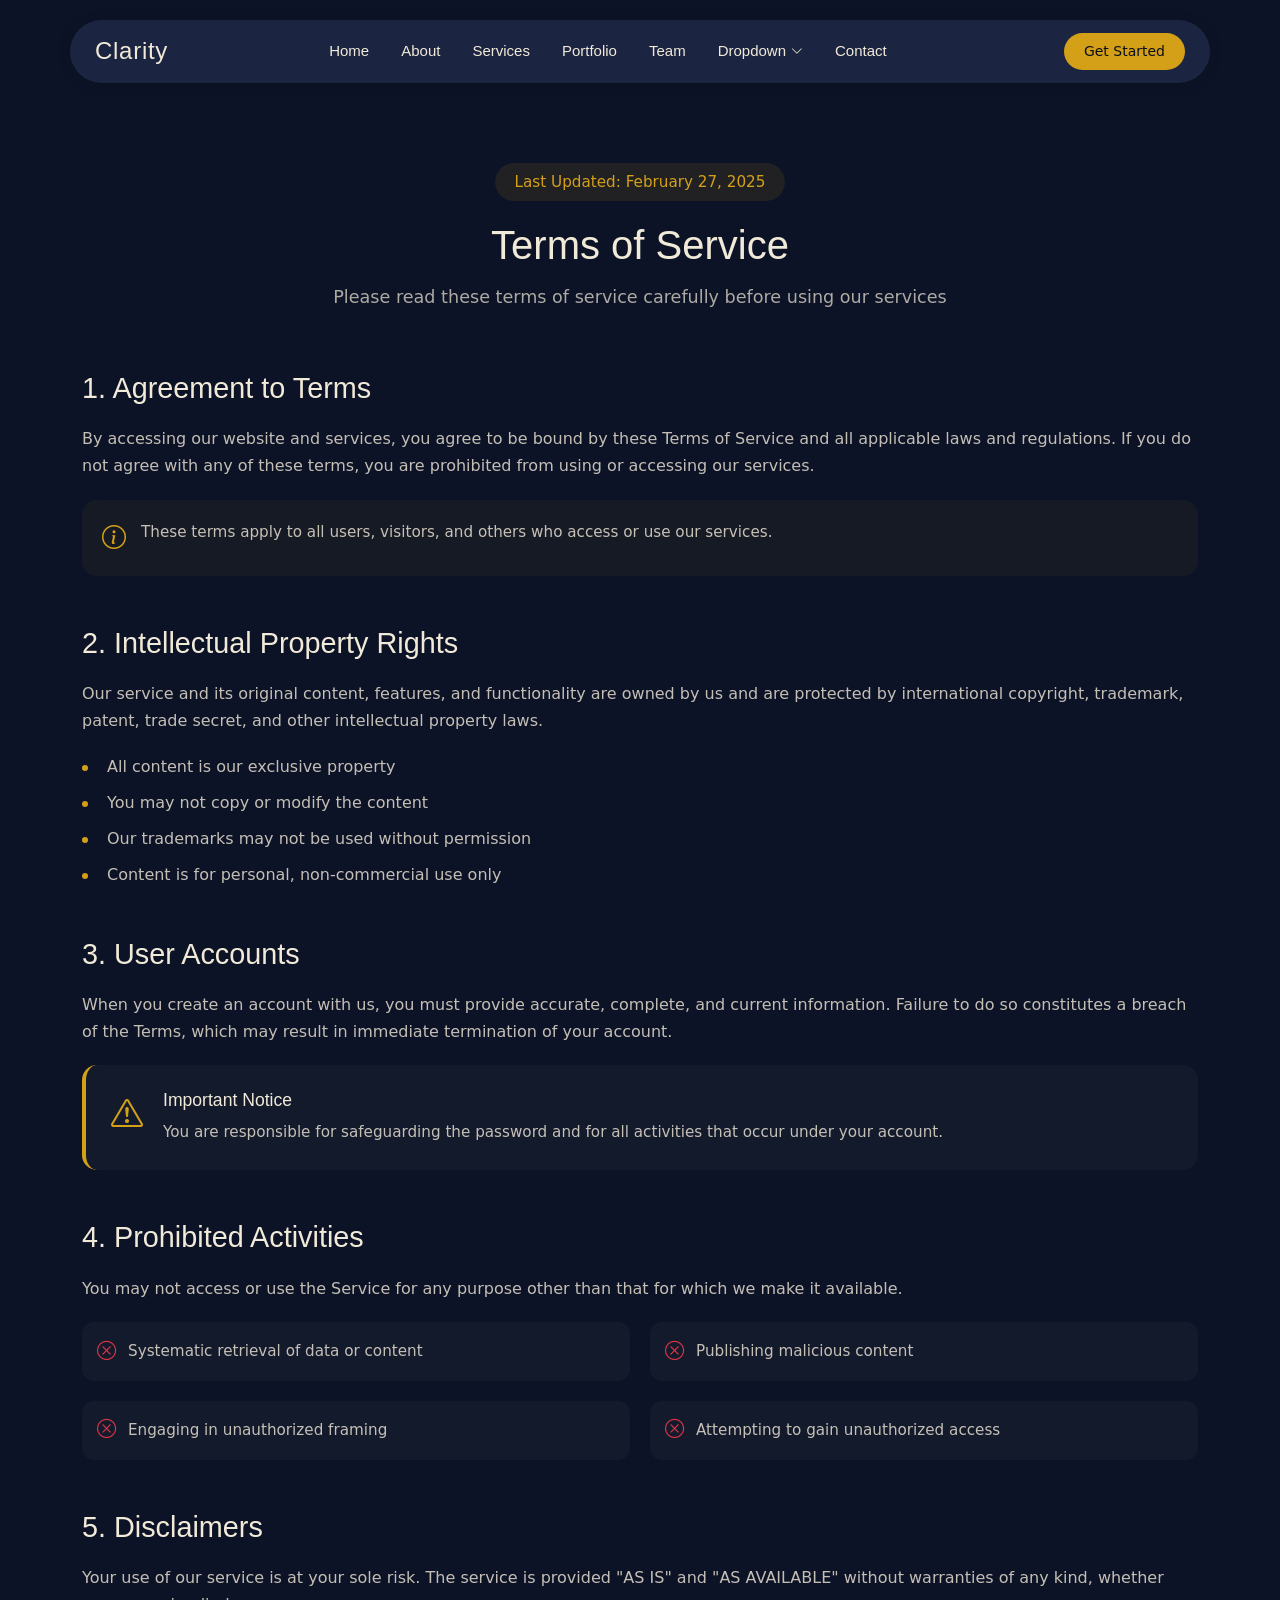
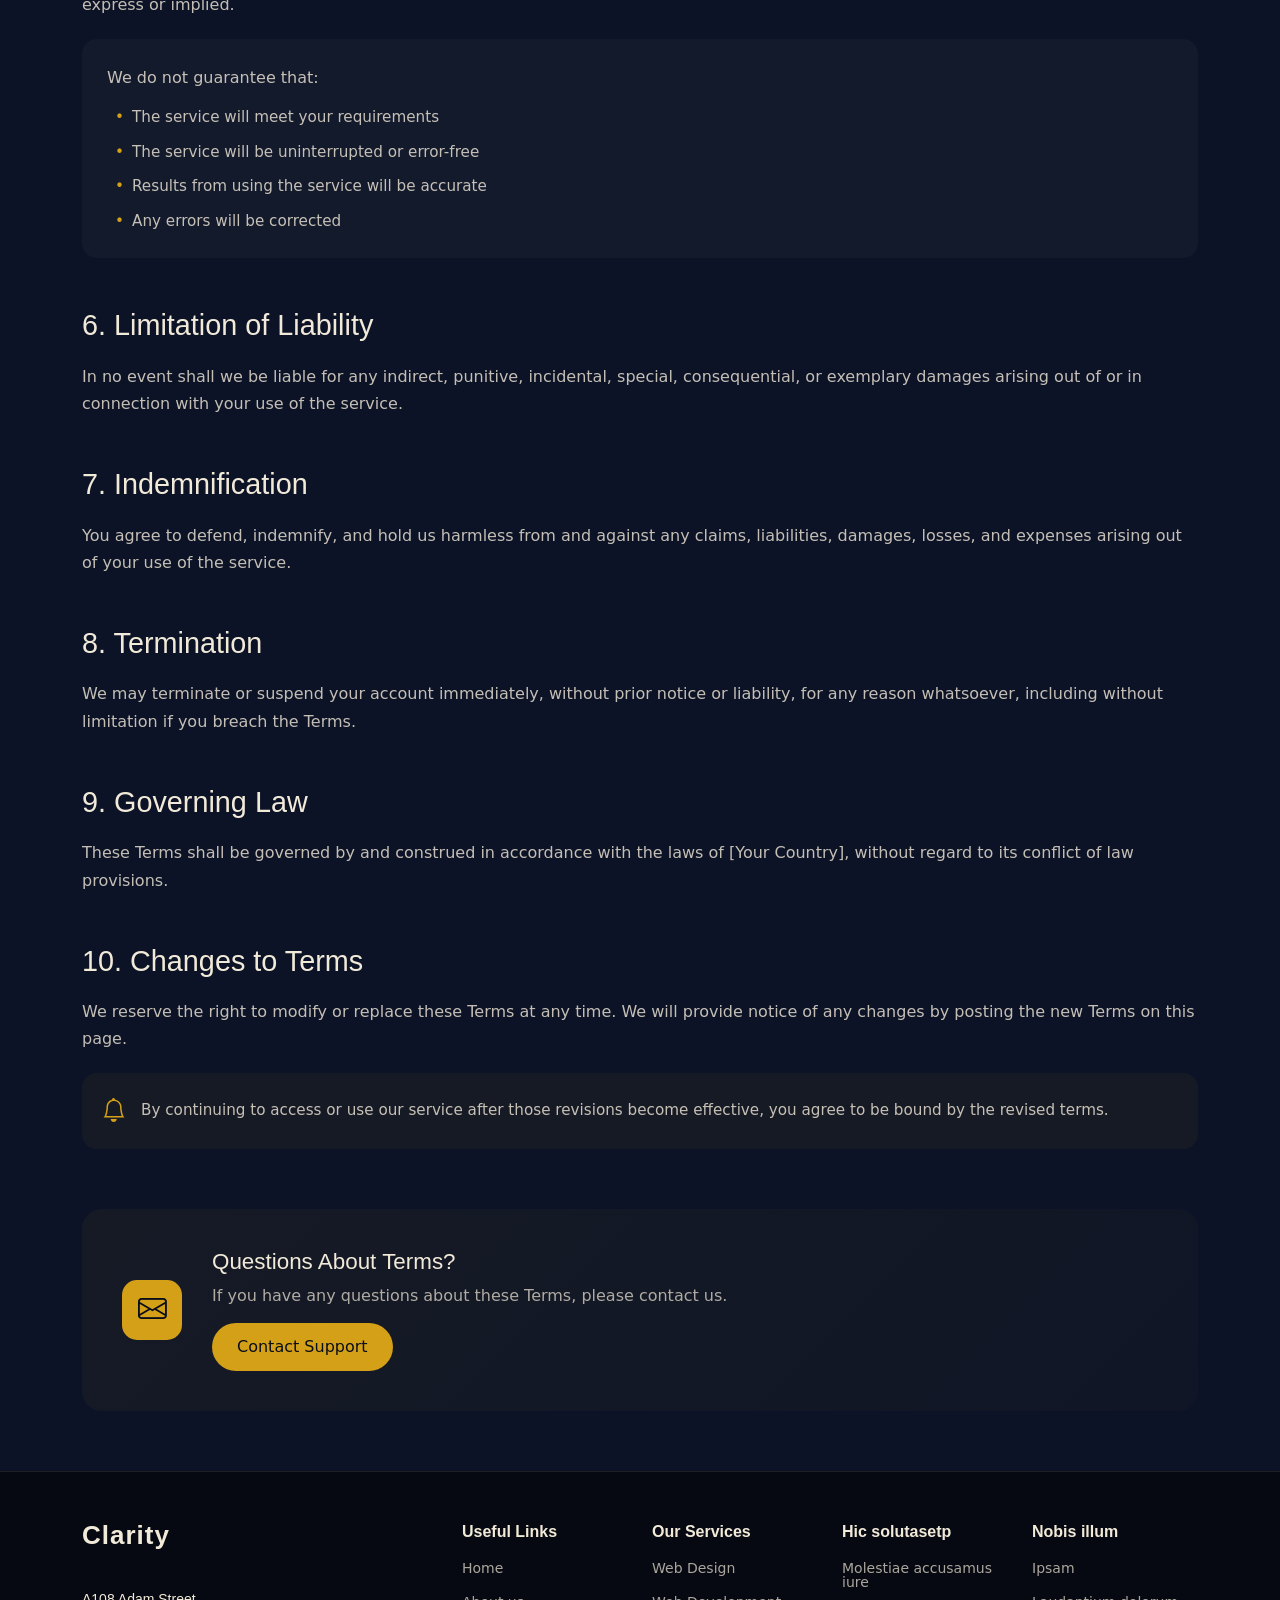
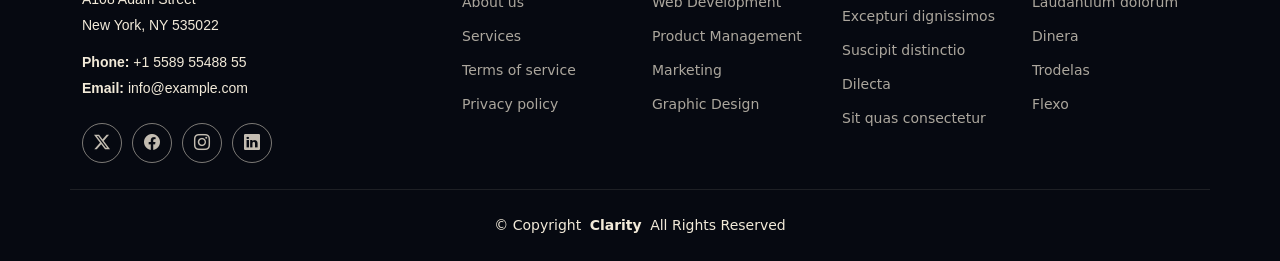
<file: terms.html>
<!DOCTYPE html>
<html lang="en">

<head>
  <meta charset="utf-8">
  <meta content="width=device-width, initial-scale=1.0" name="viewport">
  <meta name="color-scheme" content="dark">
  <meta name="theme-color" content="#0c1326">
  <title>Terms - Clarity Bootstrap Template</title>
  <meta name="description" content="">
  <meta name="keywords" content="">

  <!-- Favicons -->
  <link href="assets/img/favicon.png" rel="icon">
  <link href="assets/img/apple-touch-icon.png" rel="apple-touch-icon">

  <!-- Fonts -->
  <link href="https://fonts.googleapis.com" rel="preconnect">
  <link href="https://fonts.gstatic.com" rel="preconnect" crossorigin>
  <link href="https://fonts.googleapis.com/css2?family=Roboto:ital,wght@0,100;0,300;0,400;0,500;0,700;0,900;1,100;1,300;1,400;1,500;1,700;1,900&family=Poppins:ital,wght@0,100;0,200;0,300;0,400;0,500;0,600;0,700;0,800;0,900;1,100;1,200;1,300;1,400;1,500;1,600;1,700;1,800;1,900&family=Quicksand:wght@300;400;500;600;700&display=swap" rel="stylesheet">

  <!-- Vendor CSS Files -->
  <link href="assets/vendor/bootstrap/css/bootstrap.min.css" rel="stylesheet">
  <link href="assets/vendor/bootstrap-icons/bootstrap-icons.css" rel="stylesheet">
  <link href="assets/vendor/aos/aos.css" rel="stylesheet">
  <link href="assets/vendor/swiper/swiper-bundle.min.css" rel="stylesheet">
  <link href="assets/vendor/glightbox/css/glightbox.min.css" rel="stylesheet">

  <!-- Main CSS File -->
  <link href="assets/css/main.css" rel="stylesheet">

  <!-- =======================================================
  * Template Name: Clarity
  * Template URL: https://bootstrapmade.com/clarity-bootstrap-agency-template/
  * Updated: Jun 13 2026 with Bootstrap v5.3.8
  * Author: BootstrapMade.com
  * License: https://bootstrapmade.com/license/
  ======================================================== -->
</head>

<body class="terms-page">

  <header id="header" class="header d-flex align-items-center sticky-top">
    <div class="header-container container-fluid container-xl position-relative d-flex align-items-center justify-content-between">

      <a href="index.html" class="logo d-flex align-items-center me-auto me-xl-0">
        <!-- Uncomment the line below if you also wish to use an image logo -->
        <!-- <img src="assets/img/logo.webp" alt=""> -->
        <h1 class="sitename">Clarity</h1>
      </a>

      <nav id="navmenu" class="navmenu">
        <ul>
          <li><a href="#hero">Home</a></li>
          <li><a href="#about">About</a></li>
          <li><a href="#services">Services</a></li>
          <li><a href="#portfolio">Portfolio</a></li>
          <li><a href="#team">Team</a></li>
          <li class="dropdown"><a href="#"><span>Dropdown</span> <i class="bi bi-chevron-down toggle-dropdown"></i></a>
            <ul>
              <li><a href="#">Dropdown 1</a></li>
              <li class="dropdown"><a href="#"><span>Deep Dropdown</span> <i class="bi bi-chevron-down toggle-dropdown"></i></a>
                <ul>
                  <li><a href="#">Deep Dropdown 1</a></li>
                  <li><a href="#">Deep Dropdown 2</a></li>
                  <li><a href="#">Deep Dropdown 3</a></li>
                  <li><a href="#">Deep Dropdown 4</a></li>
                  <li><a href="#">Deep Dropdown 5</a></li>
                </ul>
              </li>
              <li><a href="#">Dropdown 2</a></li>
              <li><a href="#">Dropdown 3</a></li>
              <li><a href="#">Dropdown 4</a></li>
            </ul>
          </li>
          <li><a href="#contact">Contact</a></li>
        </ul>
        <i class="mobile-nav-toggle d-xl-none bi bi-list"></i>
      </nav>

      <a class="btn-getstarted" href="#about">Get Started</a>

    </div>
  </header>

  <main class="main">

    <!-- Terms Of Service Section -->
    <section id="terms-of-service" class="terms-of-service section">

      <div class="container" data-aos="fade-up">
        <!-- Page Header -->
        <div class="tos-header text-center" data-aos="fade-up">
          <span class="last-updated">Last Updated: February 27, 2025</span>
          <h2>Terms of Service</h2>
          <p>Please read these terms of service carefully before using our services</p>
        </div>

        <!-- Content -->
        <div class="tos-content" data-aos="fade-up" data-aos-delay="200">
          <!-- Agreement Section -->
          <div id="agreement" class="content-section">
            <h3>1. Agreement to Terms</h3>
            <p>By accessing our website and services, you agree to be bound by these Terms of Service and all applicable laws and regulations. If you do not agree with any of these terms, you are prohibited from using or accessing our services.</p>
            <div class="info-box">
              <i class="bi bi-info-circle"></i>
              <p>These terms apply to all users, visitors, and others who access or use our services.</p>
            </div>
          </div>

          <!-- Intellectual Property -->
          <div id="intellectual-property" class="content-section">
            <h3>2. Intellectual Property Rights</h3>
            <p>Our service and its original content, features, and functionality are owned by us and are protected by international copyright, trademark, patent, trade secret, and other intellectual property laws.</p>
            <ul class="list-items">
              <li>All content is our exclusive property</li>
              <li>You may not copy or modify the content</li>
              <li>Our trademarks may not be used without permission</li>
              <li>Content is for personal, non-commercial use only</li>
            </ul>
          </div>

          <!-- User Accounts -->
          <div id="user-accounts" class="content-section">
            <h3>3. User Accounts</h3>
            <p>When you create an account with us, you must provide accurate, complete, and current information. Failure to do so constitutes a breach of the Terms, which may result in immediate termination of your account.</p>
            <div class="alert-box">
              <i class="bi bi-exclamation-triangle"></i>
              <div class="alert-content">
                <h5>Important Notice</h5>
                <p>You are responsible for safeguarding the password and for all activities that occur under your account.</p>
              </div>
            </div>
          </div>

          <!-- Prohibited Activities -->
          <div id="prohibited" class="content-section">
            <h3>4. Prohibited Activities</h3>
            <p>You may not access or use the Service for any purpose other than that for which we make it available.</p>
            <div class="prohibited-list">
              <div class="prohibited-item">
                <i class="bi bi-x-circle"></i>
                <span>Systematic retrieval of data or content</span>
              </div>
              <div class="prohibited-item">
                <i class="bi bi-x-circle"></i>
                <span>Publishing malicious content</span>
              </div>
              <div class="prohibited-item">
                <i class="bi bi-x-circle"></i>
                <span>Engaging in unauthorized framing</span>
              </div>
              <div class="prohibited-item">
                <i class="bi bi-x-circle"></i>
                <span>Attempting to gain unauthorized access</span>
              </div>
            </div>
          </div>

          <!-- Disclaimers -->
          <div id="disclaimer" class="content-section">
            <h3>5. Disclaimers</h3>
            <p>Your use of our service is at your sole risk. The service is provided "AS IS" and "AS AVAILABLE" without warranties of any kind, whether express or implied.</p>
            <div class="disclaimer-box">
              <p>We do not guarantee that:</p>
              <ul>
                <li>The service will meet your requirements</li>
                <li>The service will be uninterrupted or error-free</li>
                <li>Results from using the service will be accurate</li>
                <li>Any errors will be corrected</li>
              </ul>
            </div>
          </div>

          <!-- Limitation of Liability -->
          <div id="limitation" class="content-section">
            <h3>6. Limitation of Liability</h3>
            <p>In no event shall we be liable for any indirect, punitive, incidental, special, consequential, or exemplary damages arising out of or in connection with your use of the service.</p>
          </div>

          <!-- Indemnification -->
          <div id="indemnification" class="content-section">
            <h3>7. Indemnification</h3>
            <p>You agree to defend, indemnify, and hold us harmless from and against any claims, liabilities, damages, losses, and expenses arising out of your use of the service.</p>
          </div>

          <!-- Termination -->
          <div id="termination" class="content-section">
            <h3>8. Termination</h3>
            <p>We may terminate or suspend your account immediately, without prior notice or liability, for any reason whatsoever, including without limitation if you breach the Terms.</p>
          </div>

          <!-- Governing Law -->
          <div id="governing-law" class="content-section">
            <h3>9. Governing Law</h3>
            <p>These Terms shall be governed by and construed in accordance with the laws of [Your Country], without regard to its conflict of law provisions.</p>
          </div>

          <!-- Changes -->
          <div id="changes" class="content-section">
            <h3>10. Changes to Terms</h3>
            <p>We reserve the right to modify or replace these Terms at any time. We will provide notice of any changes by posting the new Terms on this page.</p>
            <div class="notice-box">
              <i class="bi bi-bell"></i>
              <p>By continuing to access or use our service after those revisions become effective, you agree to be bound by the revised terms.</p>
            </div>
          </div>
        </div>

        <!-- Contact Section -->
        <div class="tos-contact" data-aos="fade-up" data-aos-delay="300">
          <div class="contact-box">
            <div class="contact-icon">
              <i class="bi bi-envelope"></i>
            </div>
            <div class="contact-content">
              <h4>Questions About Terms?</h4>
              <p>If you have any questions about these Terms, please contact us.</p>
              <a href="#" class="contact-link">Contact Support</a>
            </div>
          </div>
        </div>
      </div>

    </section><!-- /Terms Of Service Section -->

  </main>

  <footer id="footer" class="footer position-relative dark-background">

    <div class="container footer-top">
      <div class="row gy-4">
        <div class="col-lg-4 col-md-6 footer-about">
          <a href="index.html" class="logo d-flex align-items-center">
            <span class="sitename">Clarity</span>
          </a>
          <div class="footer-contact pt-3">
            <p>A108 Adam Street</p>
            <p>New York, NY 535022</p>
            <p class="mt-3"><strong>Phone:</strong> <span>+1 5589 55488 55</span></p>
            <p><strong>Email:</strong> <span>info@example.com</span></p>
          </div>
          <div class="social-links d-flex mt-4">
            <a href=""><i class="bi bi-twitter-x"></i></a>
            <a href=""><i class="bi bi-facebook"></i></a>
            <a href=""><i class="bi bi-instagram"></i></a>
            <a href=""><i class="bi bi-linkedin"></i></a>
          </div>
        </div>

        <div class="col-lg-2 col-md-3 footer-links">
          <h4>Useful Links</h4>
          <ul>
            <li><a href="#">Home</a></li>
            <li><a href="#">About us</a></li>
            <li><a href="#">Services</a></li>
            <li><a href="#">Terms of service</a></li>
            <li><a href="#">Privacy policy</a></li>
          </ul>
        </div>

        <div class="col-lg-2 col-md-3 footer-links">
          <h4>Our Services</h4>
          <ul>
            <li><a href="#">Web Design</a></li>
            <li><a href="#">Web Development</a></li>
            <li><a href="#">Product Management</a></li>
            <li><a href="#">Marketing</a></li>
            <li><a href="#">Graphic Design</a></li>
          </ul>
        </div>

        <div class="col-lg-2 col-md-3 footer-links">
          <h4>Hic solutasetp</h4>
          <ul>
            <li><a href="#">Molestiae accusamus iure</a></li>
            <li><a href="#">Excepturi dignissimos</a></li>
            <li><a href="#">Suscipit distinctio</a></li>
            <li><a href="#">Dilecta</a></li>
            <li><a href="#">Sit quas consectetur</a></li>
          </ul>
        </div>

        <div class="col-lg-2 col-md-3 footer-links">
          <h4>Nobis illum</h4>
          <ul>
            <li><a href="#">Ipsam</a></li>
            <li><a href="#">Laudantium dolorum</a></li>
            <li><a href="#">Dinera</a></li>
            <li><a href="#">Trodelas</a></li>
            <li><a href="#">Flexo</a></li>
          </ul>
        </div>

      </div>
    </div>

    <div class="container copyright text-center mt-4">
      <p>© <span>Copyright</span> <strong class="px-1 sitename">Clarity</strong> <span>All Rights Reserved</span></p>
    </div>

  </footer>

  <!-- Scroll Top -->
  <a href="#" id="scroll-top" class="scroll-top d-flex align-items-center justify-content-center"><i class="bi bi-arrow-up-short"></i></a>

  <!-- Preloader -->
  <div id="preloader"></div>

  <!-- Vendor JS Files -->
  <script src="assets/vendor/bootstrap/js/bootstrap.bundle.min.js"></script>
  <script src="assets/vendor/php-email-form/validate.js"></script>
  <script src="assets/vendor/aos/aos.js"></script>
  <script src="assets/vendor/purecounter/purecounter_vanilla.js"></script>
  <script src="assets/vendor/imagesloaded/imagesloaded.pkgd.min.js"></script>
  <script src="assets/vendor/isotope-layout/isotope.pkgd.min.js"></script>
  <script src="assets/vendor/swiper/swiper-bundle.min.js"></script>
  <script src="assets/vendor/glightbox/js/glightbox.min.js"></script>

  <!-- Main JS File -->
  <script src="assets/js/main.js"></script>

</body>

</html>
</file>
<file: assets/css/main.css>
/**
* Template Name: Clarity
* Template URL: https://bootstrapmade.com/clarity-bootstrap-agency-template/
* Updated: Sep 13 2025 with Bootstrap v5.3.8
* Author: BootstrapMade.com
* License: https://bootstrapmade.com/license/
*/

@charset "UTF-8";

/*--------------------------------------------------------------
# Font & Color Variables
# Help: https://bootstrapmade.com/color-system/
--------------------------------------------------------------*/
/* Fonts */
:root {
  --default-font: "Inter", system-ui, -apple-system, "Segoe UI", Roboto, "Helvetica Neue", Arial, "Noto Sans", "Liberation Sans", sans-serif, "Apple Color Emoji", "Segoe UI Emoji", "Segoe UI Symbol", "Noto Color Emoji";
  --heading-font: "Space Grotesk",  sans-serif;
  --nav-font: "Space Grotesk",  sans-serif;
}

/* Force browser-native UI (form controls, scrollbars) to render dark regardless
   of OS/browser light-dark preference, since the site's own design is fixed-dark. */
:root {
  color-scheme: dark;
}

/* Some in-app browsers (e.g. the Google app's auto dark mode) algorithmically
   re-theme pages that don't look like they've explicitly handled dark mode via
   a prefers-color-scheme query, even when color-scheme is set. Re-declaring the
   same values here is a no-op visually, but gives those heuristics a matching
   dark ruleset to detect so they leave our own colors alone instead of guessing. */
@media (prefers-color-scheme: dark) {
  :root {
    --background-color: #0c1326;
    --default-color: #F2EAD9;
    --heading-color: #F2EAD9;
    --accent-color: #D4A017;
    --surface-color: #131A2C;
    --contrast-color: #0A0E1A;
    --nav-color: #F2EAD9;
    --nav-hover-color: #D4A017;
    --nav-mobile-background-color: #0A0E1A;
    --nav-dropdown-background-color: #131A2C;
    --nav-dropdown-color: #F2EAD9;
    --nav-dropdown-hover-color: #D4A017;
  }
}

/* Global Colors - The following color variables are used throughout the website. Updating them here will change the color scheme of the entire website */
:root {
  --background-color: #0c1326; /* Background color for the entire website, including individual sections */
  --default-color: #F2EAD9; /* Default color used for the majority of the text content across the entire website */
  --heading-color: #F2EAD9; /* Color for headings, subheadings and title throughout the website */
  --accent-color: #D4A017; /* Accent color that represents your brand on the website. It's used for buttons, links, and other elements that need to stand out */
  --surface-color: #131A2C; /* The surface color is used as a background of boxed elements within sections, such as cards, icon boxes, or other elements that require a visual separation from the global background. */
  --contrast-color: #0A0E1A; /* Contrast color for text, ensuring readability against backgrounds of accent, heading, or default colors. */
}

/* Nav Menu Colors - The following color variables are used specifically for the navigation menu. They are separate from the global colors to allow for more customization options */
:root {
  --nav-color: #F2EAD9;  /* The default color of the main navmenu links */
  --nav-hover-color: #D4A017; /* Applied to main navmenu links when they are hovered over or active */
  --nav-mobile-background-color: #0A0E1A; /* Used as the background color for mobile navigation menu */
  --nav-dropdown-background-color: #131A2C; /* Used as the background color for dropdown items that appear when hovering over primary navigation items */
  --nav-dropdown-color: #F2EAD9; /* Used for navigation links of the dropdown items in the navigation menu. */
  --nav-dropdown-hover-color: #D4A017; /* Similar to --nav-hover-color, this color is applied to dropdown navigation links when they are hovered over. */
}

/* Color Presets - These classes override global colors when applied to any section or element, providing reuse of the sam color scheme. */

.light-background {
  --background-color: #131A2C;
  --surface-color: #1B2440;
}

.dark-background {
  --background-color: #060911;
  --default-color: #F2EAD9;
  --heading-color: #F2EAD9;
  --surface-color: #131A2C;
  --contrast-color: #F2EAD9;
}

/* Smooth scroll */
:root {
  scroll-behavior: smooth;
}

/*--------------------------------------------------------------
# General Styling & Shared Classes
--------------------------------------------------------------*/
body {
  color: var(--default-color);
  background-color: var(--background-color);
  font-family: var(--default-font);
}

a {
  color: var(--accent-color);
  text-decoration: none;
  transition: 0.3s;
}

a:hover {
  color: color-mix(in srgb, var(--accent-color), transparent 25%);
  text-decoration: none;
}

h1,
h2,
h3,
h4,
h5,
h6 {
  color: var(--heading-color);
  font-family: var(--heading-font);
}

/* Default Buttons - fallback styling so any .btn-primary/.btn-outline uses the
   brand accent even outside a section that defines its own button styling */
.btn.btn-primary {
  background-color: var(--accent-color);
  border-color: var(--accent-color);
  color: var(--contrast-color);
  padding: 0.75rem 2.5rem;
  border-radius: 50px;
  font-weight: 600;
  transition: all 0.3s ease;
}

.btn.btn-primary:hover {
  background-color: color-mix(in srgb, var(--accent-color), black 10%);
  border-color: color-mix(in srgb, var(--accent-color), black 10%);
  color: var(--contrast-color);
  transform: translateY(-2px);
}

.btn.btn-outline {
  background-color: transparent;
  border: 2px solid var(--accent-color);
  color: var(--accent-color);
  padding: 0.75rem 2.5rem;
  border-radius: 50px;
  font-weight: 600;
  transition: all 0.3s ease;
}

.btn.btn-outline:hover {
  background-color: var(--accent-color);
  color: var(--contrast-color);
  transform: translateY(-2px);
}

/*--------------------------------------------------------------
# Glow Blobs (ambient background effect)
# Soft glowing color orbs behind section content. Pure radial-gradient
# only - no filter: blur() / backdrop-filter, so this stays cheap to paint.
# Usage: add "glow-section" plus a tier ("glow-section--heavy",
# "--medium", or "--light") to any <section>. For a 3rd blob in a key
# section (e.g. the hero), add a standalone ".glow-blob" div as a direct
# child of that same section.
--------------------------------------------------------------*/
.glow-section {
  position: relative;
  overflow: hidden;
  z-index: 0;
}

.glow-section::before,
.glow-section::after {
  content: "";
  position: absolute;
  z-index: -1;
  border-radius: 50%;
  pointer-events: none;
  will-change: transform;
}

/* Heavy: two large orbs in opposite corners - hero and primary CTA sections */
.glow-section--heavy::before {
  width: 700px;
  height: 700px;
  top: -260px;
  right: -220px;
  background: radial-gradient(circle, rgba(212, 160, 23, 0.14) 0%, rgba(212, 160, 23, 0.05) 40%, transparent 70%);
}

.glow-section--heavy::after {
  width: 650px;
  height: 650px;
  bottom: -260px;
  left: -220px;
  background: radial-gradient(circle, rgba(138, 90, 16, 0.12) 0%, rgba(138, 90, 16, 0.045) 40%, transparent 70%);
}

/* Medium: two smaller, softer orbs - secondary content sections */
.glow-section--medium::before {
  width: 550px;
  height: 550px;
  top: -200px;
  left: -180px;
  background: radial-gradient(circle, rgba(212, 160, 23, 0.10) 0%, rgba(212, 160, 23, 0.035) 40%, transparent 70%);
}

.glow-section--medium::after {
  width: 520px;
  height: 520px;
  bottom: -220px;
  right: -180px;
  background: radial-gradient(circle, rgba(138, 90, 16, 0.09) 0%, rgba(138, 90, 16, 0.03) 40%, transparent 70%);
}

/* Light: a single faint orb - lightest touch, used on smaller/text-heavy sections */
.glow-section--light::before {
  width: 500px;
  height: 500px;
  top: -220px;
  left: 50%;
  margin-left: -250px;
  background: radial-gradient(circle, rgba(212, 160, 23, 0.07) 0%, rgba(212, 160, 23, 0.025) 40%, transparent 70%);
}

/* Standalone orb (div-based) for a 3rd blob in a key section, e.g. the hero.
   Place as a direct child of a ".glow-section" element. */
.glow-blob {
  position: absolute;
  z-index: -1;
  border-radius: 50%;
  pointer-events: none;
  will-change: transform;
}

.glow-blob--gold {
  background: radial-gradient(circle, rgba(212, 160, 23, 0.14) 0%, rgba(212, 160, 23, 0.05) 40%, transparent 70%);
}

.glow-blob--amber {
  background: radial-gradient(circle, rgba(138, 90, 16, 0.13) 0%, rgba(138, 90, 16, 0.05) 40%, transparent 70%);
}

/* Dims a blob further - use behind dense text (e.g. a centered hero orb) */
.glow-blob--faint {
  opacity: 0.55;
}

.glow-blob--sm {
  width: 500px;
  height: 500px;
}

.glow-blob--md {
  width: 650px;
  height: 650px;
}

.glow-blob--lg {
  width: 800px;
  height: 800px;
}

.glow-blob--top-left {
  top: -220px;
  left: -220px;
}

.glow-blob--top-right {
  top: -220px;
  right: -220px;
}

.glow-blob--bottom-left {
  bottom: -220px;
  left: -220px;
}

.glow-blob--bottom-right {
  bottom: -220px;
  right: -220px;
}

.glow-blob--center {
  top: 50%;
  left: 50%;
}

.glow-blob--center.glow-blob--sm {
  margin-top: -250px;
  margin-left: -250px;
}

.glow-blob--center.glow-blob--md {
  margin-top: -325px;
  margin-left: -325px;
}

.glow-blob--center.glow-blob--lg {
  margin-top: -400px;
  margin-left: -400px;
}

/* Slow ambient drift - transform only, so it stays GPU-friendly.
   Left off entirely for users who prefer reduced motion. */
@media (prefers-reduced-motion: no-preference) {
  .glow-section--heavy::before,
  .glow-blob--drift-a {
    animation: glowDriftA 50s ease-in-out infinite alternate;
  }

  .glow-section--heavy::after,
  .glow-blob--drift-b {
    animation: glowDriftB 58s ease-in-out infinite alternate;
  }

  .glow-section--medium::before {
    animation: glowDriftC 46s ease-in-out infinite alternate;
  }

  .glow-section--medium::after {
    animation: glowDriftA 54s ease-in-out infinite alternate;
  }

  .glow-section--light::before,
  .glow-blob--drift-c {
    animation: glowDriftB 52s ease-in-out infinite alternate;
  }
}

@keyframes glowDriftA {
  0% {
    transform: translate(0, 0);
  }

  100% {
    transform: translate(50px, 35px);
  }
}

@keyframes glowDriftB {
  0% {
    transform: translate(0, 0);
  }

  100% {
    transform: translate(-45px, 30px);
  }
}

@keyframes glowDriftC {
  0% {
    transform: translate(0, 0);
  }

  100% {
    transform: translate(35px, -45px);
  }
}

@media (max-width: 768px) {
  .glow-section--heavy::before,
  .glow-section--heavy::after,
  .glow-section--medium::before,
  .glow-section--medium::after,
  .glow-blob--lg,
  .glow-blob--md {
    width: 420px;
    height: 420px;
  }

  .glow-section--light::before,
  .glow-blob--sm {
    width: 360px;
    height: 360px;
  }
}

/* PHP Email Form Messages
------------------------------*/
.php-email-form .error-message {
  display: none;
  background: #df1529;
  color: #ffffff;
  text-align: left;
  padding: 15px;
  margin-bottom: 24px;
  font-weight: 600;
}

.php-email-form .sent-message {
  display: none;
  color: #ffffff;
  background: #059652;
  text-align: center;
  padding: 15px;
  margin-bottom: 24px;
  font-weight: 600;
}

.php-email-form .loading {
  display: none;
  background: var(--surface-color);
  text-align: center;
  padding: 15px;
  margin-bottom: 24px;
}

.php-email-form .loading:before {
  content: "";
  display: inline-block;
  border-radius: 50%;
  width: 24px;
  height: 24px;
  margin: 0 10px -6px 0;
  border: 3px solid var(--accent-color);
  border-top-color: var(--surface-color);
  animation: php-email-form-loading 1s linear infinite;
}

@keyframes php-email-form-loading {
  0% {
    transform: rotate(0deg);
  }

  100% {
    transform: rotate(360deg);
  }
}

/*--------------------------------------------------------------
# Global Header
--------------------------------------------------------------*/
.header {
  --background-color: rgba(255, 255, 255, 0);
  --surface-color: #1B2440;
  color: var(--default-color);
  background-color: var(--background-color);
  padding: 20px 0;
  transition: all 0.5s;
  z-index: 997;
}

.header .header-container {
  background: var(--surface-color);
  border-radius: 50px;
  padding: 5px 25px;
  box-shadow: 0px 2px 15px rgba(0, 0, 0, 0.1);
}

.header .logo {
  line-height: 1;
}

.header .logo img {
  max-height: 36px;
  margin-right: 8px;
}

.header .logo h1 {
  font-size: 24px;
  margin: 0;
  font-weight: 500;
  color: var(--heading-color);
}

.header .logo .sitename {
  font-family: "Bebas Neue", var(--heading-font);
  letter-spacing: 0.03em;
}

/* Gradient "101" - falls back to solid gold if the browser can't clip text
   to a gradient (very old browsers); Safari is covered via the -webkit- prefixes. */
.header .logo .sitename__accent {
  color: var(--accent-color);
  background: linear-gradient(0deg, var(--accent-color) 0%, #985ec8 100%);
  -webkit-background-clip: text;
  background-clip: text;
  -webkit-text-fill-color: transparent;
}

@supports (-webkit-background-clip: text) or (background-clip: text) {
  .header .logo .sitename__accent {
    color: transparent;
  }
}

.header .btn-getstarted,
.header .btn-getstarted:focus {
  color: var(--contrast-color);
  background: var(--accent-color);
  font-size: 14px;
  padding: 8px 20px;
  margin: 0 0 0 30px;
  border-radius: 50px;
  transition: 0.3s;
}

.header .btn-getstarted:hover,
.header .btn-getstarted:focus:hover {
  color: var(--contrast-color);
  background: color-mix(in srgb, var(--accent-color), transparent 15%);
}

@media (max-width: 1200px) {
  .header {
    padding-top: 14px;
    padding-bottom: 14px;
  }

  .header .header-container {
    margin-left: 10px;
    margin-right: 10px;
    padding: 16px 5px 16px 15px;
  }

  .header .logo {
    order: 1;
  }

  .header .btn-getstarted {
    order: 2;
    margin: 0 10px 0 0;
    padding: 6px 15px;
  }

  .header .navmenu {
    order: 3;
  }
}

/* Language Toggle - EN/FR switch, sits next to the footer copyright line */
.footer .copyright-row {
  display: flex;
  flex-wrap: wrap;
  align-items: center;
  justify-content: center;
  gap: 14px;
}

.footer .copyright-row p {
  margin: 0;
}

.lang-toggle {
  display: inline-flex;
  align-items: center;
  gap: 2px;
  background: var(--surface-color);
  border: 1px solid color-mix(in srgb, var(--default-color), transparent 85%);
  border-radius: 50px;
  padding: 3px;
}

.lang-toggle__btn {
  border: none;
  background: transparent;
  color: color-mix(in srgb, var(--default-color), transparent 30%);
  font-family: var(--nav-font);
  font-size: 12px;
  font-weight: 700;
  letter-spacing: 0.03em;
  line-height: 1;
  padding: 7px 12px;
  border-radius: 50px;
  cursor: pointer;
  transition: background 0.25s ease, color 0.25s ease;
}

.lang-toggle__btn:hover:not(.is-active) {
  color: var(--heading-color);
}

.lang-toggle__btn.is-active {
  background: var(--accent-color);
  color: var(--contrast-color);
}

/*--------------------------------------------------------------
# Navigation Menu
--------------------------------------------------------------*/
/* Desktop Navigation */
@media (min-width: 1200px) {
  .navmenu {
    padding: 0;
  }

  .navmenu ul {
    margin: 0;
    padding: 0;
    display: flex;
    list-style: none;
    align-items: center;
  }

  .navmenu li {
    position: relative;
  }

  .navmenu>ul>li {
    white-space: nowrap;
    padding: 15px 14px;
  }

  .navmenu>ul>li:last-child {
    padding-right: 0;
  }

  .navmenu a,
  .navmenu a:focus {
    color: var(--nav-color);
    font-size: 15px;
    padding: 0 2px;
    font-family: var(--nav-font);
    font-weight: 400;
    display: flex;
    align-items: center;
    justify-content: space-between;
    white-space: nowrap;
    transition: 0.3s;
    position: relative;
  }

  .navmenu a i,
  .navmenu a:focus i {
    font-size: 12px;
    line-height: 0;
    margin-left: 5px;
    transition: 0.3s;
  }

  .navmenu>ul>li>a:before {
    content: "";
    position: absolute;
    width: 100%;
    height: 2px;
    bottom: -6px;
    left: 0;
    background-color: var(--accent-color);
    visibility: hidden;
    width: 0px;
    transition: all 0.3s ease-in-out 0s;
  }

  .navmenu a:hover:before,
  .navmenu li:hover>a:before,
  .navmenu .active:before {
    visibility: visible;
    width: 100%;
  }

  .navmenu li:hover>a,
  .navmenu .active,
  .navmenu .active:focus {
    color: var(--nav-hover-color);
  }

  .navmenu .dropdown ul {
    margin: 0;
    padding: 10px 0;
    background: var(--nav-dropdown-background-color);
    display: block;
    position: absolute;
    visibility: hidden;
    left: 14px;
    top: 130%;
    opacity: 0;
    transition: 0.3s;
    border-radius: 4px;
    z-index: 99;
    box-shadow: 0px 0px 30px rgba(0, 0, 0, 0.1);
  }

  .navmenu .dropdown ul li {
    min-width: 200px;
  }

  .navmenu .dropdown ul a {
    padding: 10px 20px;
    font-size: 15px;
    text-transform: none;
    color: var(--nav-dropdown-color);
  }

  .navmenu .dropdown ul a i {
    font-size: 12px;
  }

  .navmenu .dropdown ul a:hover,
  .navmenu .dropdown ul .active:hover,
  .navmenu .dropdown ul li:hover>a {
    color: var(--nav-dropdown-hover-color);
  }

  .navmenu .dropdown:hover>ul {
    opacity: 1;
    top: 100%;
    visibility: visible;
  }

  .navmenu .dropdown .dropdown ul {
    top: 0;
    left: -90%;
    visibility: hidden;
  }

  .navmenu .dropdown .dropdown:hover>ul {
    opacity: 1;
    top: 0;
    left: -100%;
    visibility: visible;
  }
}

/* Mobile Navigation */
@media (max-width: 1199px) {
  .mobile-nav-toggle {
    color: var(--nav-color);
    font-size: 28px;
    line-height: 0;
    margin-right: 10px;
    cursor: pointer;
    transition: color 0.3s;
  }

  .navmenu {
    padding: 0;
    z-index: 9997;
  }

  .navmenu ul {
    display: none;
    list-style: none;
    position: absolute;
    inset: 60px 20px 20px 20px;
    padding: 10px 0;
    margin: 0;
    border-radius: 6px;
    background-color: var(--nav-mobile-background-color);
    border: 1px solid color-mix(in srgb, var(--default-color), transparent 90%);
    box-shadow: none;
    overflow-y: auto;
    transition: 0.3s;
    z-index: 9998;
  }

  .navmenu a,
  .navmenu a:focus {
    color: var(--nav-dropdown-color);
    padding: 12px 20px;
    font-family: var(--nav-font);
    font-size: 22px;
    font-weight: 500;
    display: flex;
    align-items: center;
    justify-content: center;
    text-align: center;
    white-space: nowrap;
    transition: 0.3s;
  }

  .navmenu a i,
  .navmenu a:focus i {
    font-size: 12px;
    line-height: 0;
    margin-left: 5px;
    width: 30px;
    height: 30px;
    display: flex;
    align-items: center;
    justify-content: center;
    border-radius: 50%;
    transition: 0.3s;
    background-color: color-mix(in srgb, var(--accent-color), transparent 90%);
  }

  .navmenu a i:hover,
  .navmenu a:focus i:hover {
    background-color: var(--accent-color);
    color: var(--contrast-color);
  }

  .navmenu a:hover,
  .navmenu .active,
  .navmenu .active:focus {
    color: var(--nav-dropdown-hover-color);
  }

  .navmenu .active i,
  .navmenu .active:focus i {
    background-color: var(--accent-color);
    color: var(--contrast-color);
    transform: rotate(180deg);
  }

  .navmenu .dropdown ul {
    position: static;
    display: none;
    z-index: 99;
    padding: 10px 0;
    margin: 10px 20px;
    background-color: var(--nav-dropdown-background-color);
    transition: all 0.5s ease-in-out;
  }

  .navmenu .dropdown ul ul {
    background-color: rgba(33, 37, 41, 0.1);
  }

  .navmenu .dropdown>.dropdown-active {
    display: block;
    background-color: rgba(33, 37, 41, 0.03);
  }

  .mobile-nav-active {
    overflow: hidden;
  }

  .mobile-nav-active .mobile-nav-toggle {
    color: #fff;
    position: absolute;
    font-size: 32px;
    top: 15px;
    right: 15px;
    margin-right: 0;
    z-index: 9999;
  }

  .mobile-nav-active .navmenu {
    position: fixed;
    overflow: hidden;
    inset: 0;
    background: var(--nav-mobile-background-color);
    transition: 0.3s;
  }

  .mobile-nav-active .navmenu>ul {
    display: block;
  }
}

/*--------------------------------------------------------------
# Global Footer
--------------------------------------------------------------*/
.footer {
  color: var(--default-color);
  background-color: var(--background-color);
  font-size: 14px;
  position: relative;
  border-top: 1px solid color-mix(in srgb, var(--default-color), transparent 90%);
}

.footer .footer-top {
  padding-top: 50px;
}

.footer .footer-about .logo {
  line-height: 1;
  margin-bottom: 25px;
}

.footer .footer-about .logo img {
  max-height: 40px;
  margin-right: 6px;
}

.footer .footer-about .logo span {
  color: var(--heading-color);
  font-family: var(--heading-font);
  font-size: 26px;
  font-weight: 700;
  letter-spacing: 1px;
}

.footer .footer-about p {
  font-size: 14px;
  font-family: var(--heading-font);
}

.footer .social-links a {
  display: flex;
  align-items: center;
  justify-content: center;
  width: 40px;
  height: 40px;
  border-radius: 50%;
  border: 1px solid color-mix(in srgb, var(--default-color), transparent 50%);
  font-size: 16px;
  color: color-mix(in srgb, var(--default-color), transparent 20%);
  margin-right: 10px;
  transition: 0.3s;
}

.footer .social-links a:hover {
  color: var(--accent-color);
  border-color: var(--accent-color);
}

.footer h4 {
  font-size: 16px;
  font-weight: bold;
  position: relative;
  padding-bottom: 12px;
}

.footer .footer-links {
  margin-bottom: 30px;
}

.footer .footer-links ul {
  list-style: none;
  padding: 0;
  margin: 0;
}

.footer .footer-links ul i {
  padding-right: 2px;
  font-size: 12px;
  line-height: 0;
}

.footer .footer-links ul li {
  padding: 10px 0;
  display: flex;
  align-items: center;
}

.footer .footer-links ul li:first-child {
  padding-top: 0;
}

.footer .footer-links ul a {
  color: color-mix(in srgb, var(--default-color), transparent 30%);
  display: inline-block;
  line-height: 1;
}

.footer .footer-links ul a:hover {
  color: var(--accent-color);
}

.footer .footer-contact p {
  margin-bottom: 5px;
}

.footer .footer-contact .footer-social-link {
  display: inline-flex;
  align-items: center;
  gap: 6px;
  color: color-mix(in srgb, var(--default-color), transparent 30%);
  transition: color 0.3s ease;
}

.footer .footer-contact .footer-social-link i {
  font-size: 16px;
}

.footer .footer-contact .footer-social-link:hover {
  color: var(--accent-color);
}

.footer .copyright {
  padding: 25px 0;
  border-top: 1px solid color-mix(in srgb, var(--default-color), transparent 90%);
}

.footer .copyright p {
  margin-bottom: 0;
}

.footer .credits {
  margin-top: 8px;
  font-size: 13px;
}

/*--------------------------------------------------------------
# SweetAlert2 Brand Theme
# Colors are set inline via JS (reading the CSS variables directly) since
# SweetAlert2 renders its popup outside the normal document flow; these
# classes just bring the shape/typography in line with the rest of the site.
--------------------------------------------------------------*/
.swal-brand-popup {
  font-family: var(--default-font);
  border-radius: 20px;
}

.swal-brand-popup .swal2-title {
  font-family: var(--heading-font);
}

.swal-brand-btn {
  font-family: var(--nav-font);
  font-weight: 600;
  border-radius: 50px !important;
  padding: 10px 28px !important;
  box-shadow: none !important;
}

/*--------------------------------------------------------------
# Scroll Progress Bar
--------------------------------------------------------------*/
.scroll-progress {
  position: fixed;
  top: 0;
  left: 0;
  width: 100%;
  height: 4px;
  z-index: 999998;
  pointer-events: none;
}

.scroll-progress__fill {
  height: 100%;
  width: 100%;
  background: linear-gradient(90deg, #1E3A8A 0%, var(--accent-color) 100%);
  transform: scaleX(0);
  transform-origin: left;
  will-change: transform;
}

/*--------------------------------------------------------------
# Preloader
--------------------------------------------------------------*/
#preloader {
  position: fixed;
  inset: 0;
  z-index: 999999;
  overflow: hidden;
  background: var(--background-color);
  transition: all 0.6s ease-out;
}

#preloader:before {
  content: "";
  position: fixed;
  top: calc(50% - 30px);
  left: calc(50% - 30px);
  border: 6px solid #ffffff;
  border-color: var(--accent-color) transparent var(--accent-color) transparent;
  border-radius: 50%;
  width: 60px;
  height: 60px;
  animation: animate-preloader 1.5s linear infinite;
}

@keyframes animate-preloader {
  0% {
    transform: rotate(0deg);
  }

  100% {
    transform: rotate(360deg);
  }
}

/*--------------------------------------------------------------
# Scroll Top Button
--------------------------------------------------------------*/
.scroll-top {
  position: fixed;
  visibility: hidden;
  opacity: 0;
  right: 15px;
  bottom: -15px;
  z-index: 99999;
  background-color: var(--accent-color);
  width: 44px;
  height: 44px;
  border-radius: 50px;
  transition: all 0.4s;
}

.scroll-top i {
  font-size: 24px;
  color: var(--contrast-color);
  line-height: 0;
}

.scroll-top:hover {
  background-color: color-mix(in srgb, var(--accent-color), transparent 20%);
  color: var(--contrast-color);
}

.scroll-top.active {
  visibility: visible;
  opacity: 1;
  bottom: 15px;
}

/*--------------------------------------------------------------
# Disable aos animation delay on mobile devices
--------------------------------------------------------------*/
@media screen and (max-width: 768px) {
  [data-aos-delay] {
    transition-delay: 0 !important;
  }
}

/*--------------------------------------------------------------
# Global Page Titles & Breadcrumbs
--------------------------------------------------------------*/
.page-title {
  text-align: center;
  padding: 20px 0;
}

.page-title .breadcrumbs {
  margin-bottom: 1.5rem;
}

.page-title .breadcrumbs .breadcrumb {
  justify-content: center;
  margin: 0;
  padding: 0;
  background: none;
}

.page-title .breadcrumbs .breadcrumb .breadcrumb-item {
  font-size: 0.9rem;
  color: color-mix(in srgb, var(--default-color), transparent 30%);
}

.page-title .breadcrumbs .breadcrumb .breadcrumb-item.active {
  color: var(--accent-color);
}

.page-title .breadcrumbs .breadcrumb .breadcrumb-item a {
  color: inherit;
  text-decoration: none;
  transition: color 0.3s ease;
}

.page-title .breadcrumbs .breadcrumb .breadcrumb-item a:hover {
  color: var(--accent-color);
}

.page-title .breadcrumbs .breadcrumb .breadcrumb-item a i {
  font-size: 0.9rem;
  margin-right: 0.2rem;
}

.page-title .breadcrumbs .breadcrumb .breadcrumb-item+.breadcrumb-item::before {
  color: color-mix(in srgb, var(--default-color), transparent 50%);
}

.page-title .title-wrapper {
  max-width: 800px;
  margin: 0 auto;
  padding: 1rem 0;
}

.page-title .title-wrapper h1 {
  font-size: 2.5rem;
  margin-bottom: 1rem;
  font-weight: 700;
  color: var(--heading-color);
}

.page-title .title-wrapper p {
  font-size: 1.1rem;
  color: color-mix(in srgb, var(--default-color), transparent 20%);
  margin: 0;
  line-height: 1.6;
}

@media (max-width: 768px) {
  .page-title {
    padding: 8px 0;
  }

  .page-title .breadcrumbs {
    margin-bottom: 0.75rem;
  }

  .page-title .title-wrapper h1 {
    font-size: 2rem;
  }

  .page-title .title-wrapper p {
    font-size: 1rem;
  }
}

@media (max-width: 576px) {
  .page-title .title-wrapper h1 {
    font-size: 1.75rem;
  }
}

/*--------------------------------------------------------------
# Global Sections
--------------------------------------------------------------*/
section,
.section {
  color: var(--default-color);
  background-color: var(--background-color);
  padding: 60px 0;
  scroll-margin-top: 90px;
  overflow: clip;
}

@media (max-width: 1199px) {

  section,
  .section {
    scroll-margin-top: 66px;
  }
}

/*--------------------------------------------------------------
# Global Section Titles
--------------------------------------------------------------*/
.section-title {
  text-align: center;
  padding-bottom: 60px;
  position: relative;
}

.section-title h2 {
  font-size: 32px;
  font-weight: 700;
  margin-bottom: 15px;
}

.section-title p {
  margin-bottom: 0;
}

/*--------------------------------------------------------------
# Hero Section
--------------------------------------------------------------*/
.hero {
  position: relative;
  overflow: hidden;
  background: linear-gradient(135deg, var(--background-color) 0%, color-mix(in srgb, var(--accent-color), transparent 95%) 100%);
  padding: 120px 0;
}

.hero .hero-content h1 {
  font-size: 3.5rem;
  font-weight: 700;
  line-height: 1.2;
  margin-bottom: 1.5rem;
}

@media (max-width: 768px) {
  .hero {
    padding: 48px 0;
  }

  .hero .hero-content h1 {
    font-size: 2.5rem;
  }
}

/* Hero Rotator - cycles the headline between phrases on a continuous loop.
   JS toggles ".is-swapping" to fade/slide the text out, swaps the words
   underneath, then fades it back in. See the inline script on index.html.
   Bebas Neue is scoped to this element only - it isn't used elsewhere. */
.hero-rotator {
  display: inline-block;
  font-family: "Bebas Neue", var(--heading-font);
  letter-spacing: 0.02em;
  opacity: 1;
  transform: translateY(0);
  transition: opacity 0.5s ease, transform 0.5s ease;
}

.hero-rotator.is-swapping {
  opacity: 0;
  transform: translateY(-14px);
}

@media (prefers-reduced-motion: reduce) {
  .hero-rotator {
    transition: none;
  }
}

/* Highlighted keywords within the rotator (e.g. "Quality", "Fun",
   "everywhere", "confidence") - a gold-to-dark-blue gradient, gold at the
   bottom rising to the surface's dark blue at the top. */
.hero-rotator__highlight {
  background: linear-gradient(0deg, var(--accent-color) 0%, #985ec8 100%);
  -webkit-background-clip: text;
  background-clip: text;
  color: transparent;
  -webkit-text-fill-color: transparent;
}

.hero .hero-content p {
  font-size: 1.2rem;
  color: color-mix(in srgb, var(--default-color), transparent 20%);
  margin-bottom: 2rem;
  line-height: 1.6;
}

.hero .hero-buttons {
  display: flex;
  gap: 1rem;
  margin-bottom: 3rem;
  flex-wrap: wrap;
}

.hero .hero-buttons .btn {
  padding: 15px 30px;
  font-weight: 600;
  border-radius: 50px;
  text-decoration: none;
  transition: all 0.3s ease;
  font-size: 1rem;
}

.hero .hero-buttons .btn.btn-primary {
  background: var(--accent-color);
  color: var(--contrast-color);
  border: 2px solid var(--accent-color);
}

.hero .hero-buttons .btn.btn-primary:hover {
  background: color-mix(in srgb, var(--accent-color), black 10%);
  border-color: color-mix(in srgb, var(--accent-color), black 10%);
  transform: translateY(-2px);
}

.hero .hero-buttons .btn.btn-outline {
  background: transparent;
  color: var(--accent-color);
  border: 2px solid var(--accent-color);
}

.hero .hero-buttons .btn.btn-outline:hover {
  background: var(--accent-color);
  color: var(--contrast-color);
  transform: translateY(-2px);
}

.hero .hero-stats {
  display: flex;
  gap: 2rem;
  flex-wrap: wrap;
}

.hero .hero-stats .stat-item {
  text-align: center;
}

.hero .hero-stats .stat-item .stat-number {
  display: block;
  font-size: 2rem;
  font-weight: 700;
  color: var(--accent-color);
  line-height: 1;
}

.hero .hero-stats .stat-item .stat-label {
  display: block;
  font-size: 0.9rem;
  color: color-mix(in srgb, var(--default-color), transparent 30%);
  margin-top: 0.5rem;
}

@media (max-width: 768px) {
  .hero .hero-stats {
    justify-content: center;
    gap: 1.5rem;
  }
}

.hero .hero-visual {
  position: relative;
}

.hero .hero-visual .hero-image {
  position: relative;
  z-index: 2;
}

.hero .hero-visual .hero-image img {
  border-radius: 20px;
}

/* Hero Floating Stat Cards - translucent cards over the hero image.
   Background is a tinted color-mix (not backdrop-filter/blur) so the
   image shows through while staying cheap to paint. */
.hero-float-card {
  position: absolute;
  z-index: 3;
  display: flex;
  align-items: center;
  gap: 14px;
  padding: 14px 18px;
  border-radius: 16px;
  background: color-mix(in srgb, var(--surface-color), transparent 45%);
  border: 1px solid color-mix(in srgb, var(--default-color), transparent 88%);
  box-shadow: 0 10px 30px rgba(0, 0, 0, 0.25);
  will-change: transform;
}

.hero-float-card__icon {
  flex-shrink: 0;
  width: 44px;
  height: 44px;
  border-radius: 12px;
  display: flex;
  align-items: center;
  justify-content: center;
  background: color-mix(in srgb, var(--accent-color), transparent 80%);
}

.hero-float-card__icon i {
  font-size: 20px;
  color: var(--accent-color);
}

.hero-float-card__body {
  display: flex;
  flex-direction: column;
  line-height: 1.2;
}

.hero-float-card__value {
  font-family: var(--heading-font);
  font-size: 1.15rem;
  font-weight: 700;
  color: var(--heading-color);
}

.hero-float-card__label {
  font-size: 0.78rem;
  color: color-mix(in srgb, var(--default-color), transparent 25%);
  white-space: nowrap;
}

.hero-float-card--top-left {
  top: -10px;
  left: -20px;
}

.hero-float-card--bottom-right {
  bottom: -10px;
  right: -16px;
}

.hero-float-card--mid-left {
  top: 55%;
  left: -30px;
  margin-top: -36px;
}

/* Slow up/down bob - transform only, so it's GPU-friendly. Each card runs
   at a slightly different speed/delay so they don't move in lockstep.
   Left off entirely for users who prefer reduced motion. */
@media (prefers-reduced-motion: no-preference) {
  .hero-float-card--top-left {
    animation: heroCardFloat 4.5s ease-in-out infinite;
  }

  .hero-float-card--bottom-right {
    animation: heroCardFloat 5.2s ease-in-out infinite;
    animation-delay: 1.2s;
  }

  .hero-float-card--mid-left {
    animation: heroCardFloat 4.8s ease-in-out infinite;
    animation-delay: 0.6s;
  }
}

@keyframes heroCardFloat {
  0%,
  100% {
    transform: translateY(0);
  }

  50% {
    transform: translateY(-10px);
  }
}

@media (max-width: 991px) {
  .hero .hero-visual {
    display: flex;
    flex-direction: column;
    align-items: center;
  }

  .hero-float-card {
    position: static;
    transform: none;
    width: 100%;
    margin: 14px 0 0;
    justify-content: center;
    text-align: center;
  }

  .hero-float-card__body {
    align-items: center;
  }
}

@media (max-width: 400px) {
  .hero-float-card {
    padding: 12px 14px;
    gap: 10px;
  }

  .hero-float-card__icon {
    width: 38px;
    height: 38px;
  }
}

.hero .hero-bg-elements {
  position: absolute;
  top: 0;
  left: 0;
  right: 0;
  bottom: 0;
  z-index: 1;
  pointer-events: none;
}

.hero .hero-bg-elements .bg-shape {
  position: absolute;
  border-radius: 50%;
  background: linear-gradient(135deg, color-mix(in srgb, var(--accent-color), transparent 90%), color-mix(in srgb, var(--accent-color), transparent 95%));
}

.hero .hero-bg-elements .bg-shape.shape-1 {
  width: 300px;
  height: 300px;
  top: -150px;
  right: -150px;
  animation: rotate 20s linear infinite;
}

.hero .hero-bg-elements .bg-shape.shape-2 {
  width: 200px;
  height: 200px;
  bottom: -100px;
  left: -100px;
  animation: rotate 15s linear infinite reverse;
}

.hero .hero-bg-elements .bg-particles {
  position: absolute;
  top: 0;
  left: 0;
  right: 0;
  bottom: 0;
  background-image: radial-gradient(circle, color-mix(in srgb, var(--accent-color), transparent 85%) 1px, transparent 1px);
  background-size: 50px 50px;
  animation: moveParticles 30s linear infinite;
}

@keyframes float {

  0%,
  100% {
    transform: translateY(0px);
  }

  50% {
    transform: translateY(-20px);
  }
}

@keyframes rotate {
  from {
    transform: rotate(0deg);
  }

  to {
    transform: rotate(360deg);
  }
}

@keyframes moveParticles {
  0% {
    transform: translate(0, 0);
  }

  100% {
    transform: translate(50px, 50px);
  }
}

@media (max-width: 992px) {
  .hero .hero-content {
    text-align: center;
    margin-bottom: 3rem;
  }
}

@media (max-width: 768px) {
  .hero .hero-buttons {
    justify-content: center;
  }

  .hero .hero-stats .stat-item .stat-number {
    font-size: 1.5rem;
  }
}

/*--------------------------------------------------------------
# About Section
--------------------------------------------------------------*/
.about .content .subtitle {
  color: var(--accent-color);
  font-weight: 700;
  font-size: 0.875rem;
  text-transform: uppercase;
  margin-bottom: 1rem;
}

.about .content h2 {
  font-size: 2.25rem;
  font-weight: 700;
  margin-bottom: 1rem;
}

.about .content p {
  color: color-mix(in srgb, var(--default-color), transparent 30%);
  margin-bottom: 2rem;
}

.about .content .features-list {
  list-style: none;
  padding: 0;
  margin-bottom: 2.5rem;
}

.about .content .features-list li {
  display: flex;
  align-items: center;
  padding-bottom: 1rem;
  font-weight: 500;
}

.about .content .features-list li i {
  font-size: 1.25rem;
  color: var(--accent-color);
  margin-right: 0.75rem;
}

.about .content .btn-primary {
  background-color: var(--accent-color);
  border-color: var(--accent-color);
  color: var(--contrast-color);
  padding: 0.75rem 2.5rem;
  border-radius: 50px;
  font-weight: 600;
  transition: all 0.3s ease;
}

.about .content .btn-primary:hover {
  background-color: color-mix(in srgb, var(--accent-color), black 10%);
  border-color: color-mix(in srgb, var(--accent-color), black 10%);
  transform: translateY(-2px);
}

.about .image-composition {
  position: relative;
  padding: 2rem;
}

@media (max-width: 768px) {
  .about .image-composition {
    padding: 1rem;
  }
}

.about .image-composition .image-main {
  position: relative;
  z-index: 2;
}

.about .image-composition .image-main img {
  border-radius: 8px;
  box-shadow: 0 15px 40px color-mix(in srgb, var(--default-color), transparent 85%);
  border: 5px solid color-mix(in srgb, var(--default-color), transparent 70%);
}

.about .image-composition .image-secondary {
  position: absolute;
  bottom: 0;
  left: 0;
  width: 45%;
  z-index: 3;
}

.about .image-composition .image-secondary img {
  border-radius: 8px;
  border: 5px solid color-mix(in srgb, var(--default-color), transparent 70%);
  box-shadow: 0 10px 30px color-mix(in srgb, var(--default-color), transparent 80%);
}

.about .image-composition .stats-card {
  position: absolute;
  top: 0;
  right: 0;
  z-index: 4;
  background: var(--surface-color);
  padding: 1.5rem;
  border-radius: 8px;
  box-shadow: 0 10px 30px color-mix(in srgb, var(--default-color), transparent 90%);
  display: flex;
  gap: 2rem;
}

@media (max-width: 576px) {
  .about .image-composition .stats-card {
    padding: 1rem;
    gap: 1rem;
    flex-direction: column;
  }
}

.about .image-composition .stats-card .stats-item {
  text-align: center;
}

.about .image-composition .stats-card .stats-item h3 {
  font-size: 2.5rem;
  font-weight: 700;
  color: var(--accent-color);
  margin: 0;
  line-height: 1;
}

@media (max-width: 992px) {
  .about .image-composition .stats-card .stats-item h3 {
    font-size: 2rem;
  }
}

.about .image-composition .stats-card .stats-item p {
  margin: 0;
  font-size: 0.8rem;
  color: color-mix(in srgb, var(--default-color), transparent 40%);
  font-weight: 500;
  margin-top: 0.5rem;
}

.about .image-composition::before {
  content: "";
  position: absolute;
  top: 50%;
  left: 50%;
  transform: translate(-50%, -50%);
  width: 90%;
  height: 90%;
  background-color: color-mix(in srgb, var(--accent-color), transparent 95%);
  border-radius: 12px;
  z-index: 1;
}

/*--------------------------------------------------------------
# Services Section
--------------------------------------------------------------*/
.services .service-card {
  --card-accent: var(--accent-color);
  background: var(--surface-color);
  border-radius: 20px;
  padding: 40px 30px;
  text-align: center;
  position: relative;
  z-index: 0;
  height: 100%;
  overflow: hidden;
  box-shadow: 0 10px 30px rgba(0, 0, 0, 0.15);
  border: 1px solid color-mix(in srgb, var(--default-color), transparent 92%);
  transition: transform 0.35s ease, box-shadow 0.35s ease, border-color 0.35s ease;
}

.services .service-card::before,
.services .service-card::after {
  content: "";
  position: absolute;
  z-index: -1;
  pointer-events: none;
}

/* Thin accent bar across the top, brightens and widens on hover */
.services .service-card::before {
  top: 0;
  left: 0;
  right: 0;
  height: 4px;
  background: linear-gradient(90deg, transparent, var(--card-accent), transparent);
  opacity: 0.45;
  transform: scaleX(0.4);
  transition: opacity 0.35s ease, transform 0.35s ease;
}

/* Soft radial wash in the card's own color, only visible on hover */
.services .service-card::after {
  inset: 0;
  background: radial-gradient(circle at 50% 0%, color-mix(in srgb, var(--card-accent), transparent 88%) 0%, transparent 65%);
  opacity: 0;
  transition: opacity 0.35s ease;
}

.services .service-card:hover {
  transform: translateY(-10px) scale(1.015);
  box-shadow: 0 24px 48px rgba(0, 0, 0, 0.25), 0 18px 40px color-mix(in srgb, var(--card-accent), transparent 78%);
  border-color: color-mix(in srgb, var(--card-accent), transparent 55%);
}

.services .service-card:hover::before {
  opacity: 1;
  transform: scaleX(1);
}

.services .service-card:hover::after {
  opacity: 1;
}

.services .service-card:hover .service-icon {
  transform: scale(1.12) rotate(-6deg);
  box-shadow: 0 14px 26px color-mix(in srgb, var(--card-accent), transparent 55%);
}

.services .service-card:hover .service-link {
  opacity: 1;
  transform: translateY(0);
}

.services .service-icon {
  width: 80px;
  height: 80px;
  margin: 0 auto 25px;
  background: linear-gradient(135deg, var(--card-accent), color-mix(in srgb, var(--card-accent), white 25%));
  border-radius: 20px;
  display: flex;
  align-items: center;
  justify-content: center;
  transition: transform 0.35s ease, box-shadow 0.35s ease;
  position: relative;
}

.services .service-icon i {
  font-size: 36px;
  color: var(--contrast-color);
}

/* Service Card Color Variants - each card gets its own accent for the icon,
   top bar, and hover glow. Falls back to the brand gold if no variant is set.
   Selectors are scoped to ".services .service-card" to out-specificity the
   base rule above (which also sets --card-accent), otherwise the fallback
   always wins regardless of which variant class is applied. */
.services .service-card.service-card--gold {
  --card-accent: #D4A017;
}

.services .service-card.service-card--sky {
  --card-accent: #6B8FA8;
}

.services .service-card.service-card--coral {
  --card-accent: #C08165;
}

.services .service-card.service-card--violet {
  --card-accent: #8D80AD;
}

.services .service-card.service-card--emerald {
  --card-accent: #5E9478;
}

.services .service-card.service-card--rose {
  --card-accent: #B87A93;
}

/* Store Badges - App Store / Google Play links on shipped-product cards */
.services .service-card .store-badges {
  display: flex;
  justify-content: center;
  gap: 10px;
  margin-top: 18px;
}

.services .service-card .store-badge {
  display: inline-flex;
  align-items: center;
  justify-content: center;
  width: 40px;
  height: 40px;
  border-radius: 50%;
  background: color-mix(in srgb, var(--default-color), transparent 92%);
  border: 1px solid color-mix(in srgb, var(--default-color), transparent 85%);
  color: var(--heading-color);
  font-size: 18px;
  transition: all 0.3s ease;
}

.services .service-card .store-badge:hover {
  background: var(--card-accent);
  border-color: var(--card-accent);
  color: var(--contrast-color);
  transform: translateY(-3px);
}

.services .service-badge {
  position: absolute;
  top: -10px;
  right: 20px;
  background: linear-gradient(135deg, #ff6b6b, #ff8e53);
  color: var(--contrast-color);
  padding: 6px 16px;
  border-radius: 20px;
  font-size: 12px;
  font-weight: 600;
  letter-spacing: 0.5px;
  text-transform: uppercase;
  box-shadow: 0 4px 15px rgba(255, 107, 107, 0.3);
}

.services h4 {
  margin-bottom: 15px;
  font-size: 22px;
  font-weight: 700;
}

.services h4 a {
  color: var(--heading-color);
  text-decoration: none;
  transition: color 0.3s ease;
}

.services h4 a:hover {
  color: var(--accent-color);
}

.services p {
  color: color-mix(in srgb, var(--default-color), transparent 30%);
  line-height: 1.6;
  margin-bottom: 25px;
  font-size: 15px;
}

.services .service-link {
  display: inline-flex;
  align-items: center;
  gap: 8px;
  color: var(--accent-color);
  font-weight: 600;
  text-decoration: none;
  opacity: 0.7;
  transform: translateY(5px);
  transition: all 0.3s ease;
  font-size: 14px;
}

.services .service-link i {
  font-size: 16px;
  transition: transform 0.3s ease;
}

.services .service-link:hover {
  color: var(--accent-color);
}

.services .service-link:hover i {
  transform: translateX(4px);
}

.services .services-cta {
  background: linear-gradient(135deg, var(--surface-color), color-mix(in srgb, var(--surface-color), var(--accent-color) 3%));
  border-radius: 24px;
  padding: 50px 40px;
  border: 1px solid color-mix(in srgb, var(--accent-color), transparent 85%);
}

.services .services-cta h3 {
  font-size: 28px;
  font-weight: 700;
  margin-bottom: 15px;
  color: var(--heading-color);
}

.services .services-cta p {
  font-size: 16px;
  color: color-mix(in srgb, var(--default-color), transparent 30%);
  margin-bottom: 30px;
  max-width: 500px;
  margin-left: auto;
  margin-right: auto;
}

.services .services-cta .btn {
  background: linear-gradient(135deg, var(--accent-color), color-mix(in srgb, var(--accent-color), white 25%));
  border: none;
  border-radius: 50px;
  padding: 14px 32px;
  font-weight: 600;
  font-size: 16px;
  color: var(--contrast-color);
  text-decoration: none;
  display: inline-block;
  transition: all 0.3s ease;
  box-shadow: 0 8px 25px rgba(54, 144, 231, 0.3);
}

.services .services-cta .btn:hover {
  transform: translateY(-2px);
  box-shadow: 0 12px 35px rgba(54, 144, 231, 0.4);
  color: var(--contrast-color);
}

@media (max-width: 768px) {
  .services .services-cta {
    padding: 40px 30px;
  }

  .services .services-cta h3 {
    font-size: 24px;
  }

  .services .services-cta p {
    font-size: 15px;
  }
}

@media (max-width: 768px) {
  .services .service-card {
    padding: 30px 25px;
    margin-bottom: 20px;
  }

  .services .service-icon {
    width: 70px;
    height: 70px;
    margin-bottom: 20px;
  }

  .services .service-icon i {
    font-size: 32px;
  }

  .services h4 {
    font-size: 20px;
  }

  .services p {
    font-size: 14px;
  }
}

/*--------------------------------------------------------------
# Portfolio Section
--------------------------------------------------------------*/
.portfolio .portfolio-filters {
  display: flex;
  justify-content: center;
  flex-wrap: wrap;
  gap: 8px;
  margin-bottom: 40px;
  padding: 0;
  list-style: none;
}

@media (max-width: 768px) {
  .portfolio .portfolio-filters {
    gap: 6px;
    margin-bottom: 30px;
  }
}

.portfolio .portfolio-filters li {
  padding: 12px 24px;
  font-size: 0.875rem;
  font-weight: 500;
  border-radius: 50px;
  cursor: pointer;
  transition: all 0.3s cubic-bezier(0.4, 0, 0.2, 1);
  background-color: var(--surface-color);
  color: var(--default-color);
  border: 1px solid color-mix(in srgb, var(--default-color), transparent 85%);
  position: relative;
  overflow: hidden;
}

@media (max-width: 768px) {
  .portfolio .portfolio-filters li {
    padding: 10px 18px;
    font-size: 0.8rem;
  }
}

.portfolio .portfolio-filters li::before {
  content: "";
  position: absolute;
  top: 0;
  left: -100%;
  width: 100%;
  height: 100%;
  background: linear-gradient(90deg, transparent, rgba(255, 255, 255, 0.4), transparent);
  transition: left 0.5s;
}

.portfolio .portfolio-filters li:hover {
  transform: translateY(-2px);
  box-shadow: 0 8px 25px color-mix(in srgb, var(--accent-color), transparent 85%);
  border-color: var(--accent-color);
}

.portfolio .portfolio-filters li:hover::before {
  left: 100%;
}

.portfolio .portfolio-filters li.filter-active {
  background: linear-gradient(135deg, var(--accent-color), color-mix(in srgb, var(--accent-color), black 15%));
  color: var(--contrast-color);
  border-color: var(--accent-color);
  box-shadow: 0 8px 30px color-mix(in srgb, var(--accent-color), transparent 70%);
}

.portfolio .portfolio-wrapper {
  background-color: var(--surface-color);
  border-radius: 20px;
  overflow: hidden;
  box-shadow: 0 4px 20px color-mix(in srgb, var(--default-color), transparent 92%);
  margin-bottom: 30px;
  transition: all 0.4s cubic-bezier(0.4, 0, 0.2, 1);
  border: 1px solid color-mix(in srgb, var(--default-color), transparent 92%);
}

.portfolio .portfolio-wrapper:hover {
  transform: translateY(-8px);
  box-shadow: 0 20px 40px color-mix(in srgb, var(--default-color), transparent 85%);
  border-color: color-mix(in srgb, var(--accent-color), transparent 80%);
}

.portfolio .portfolio-wrapper:hover .portfolio-image img {
  transform: scale(1.05);
}

.portfolio .portfolio-wrapper:hover .portfolio-image .portfolio-hover {
  opacity: 1;
  visibility: visible;
}

.portfolio .portfolio-wrapper .portfolio-image {
  position: relative;
  overflow: hidden;
  height: 240px;
}

.portfolio .portfolio-wrapper .portfolio-image img {
  width: 100%;
  height: 100%;
  object-fit: cover;
  transition: transform 0.6s cubic-bezier(0.4, 0, 0.2, 1);
}

.portfolio .portfolio-wrapper .portfolio-image .portfolio-hover {
  position: absolute;
  top: 0;
  left: 0;
  width: 100%;
  height: 100%;
  background: linear-gradient(135deg, color-mix(in srgb, var(--accent-color) 70%, white 15%), color-mix(in srgb, var(--accent-color) 90%, black 15%));
  display: flex;
  align-items: center;
  justify-content: center;
  opacity: 0;
  visibility: hidden;
  transition: all 0.3s cubic-bezier(0.4, 0, 0.2, 1);
  backdrop-filter: blur(2px);
}

.portfolio .portfolio-wrapper .portfolio-image .portfolio-hover .portfolio-actions {
  display: flex;
  gap: 15px;
}

.portfolio .portfolio-wrapper .portfolio-image .portfolio-hover .portfolio-actions .action-btn {
  width: 50px;
  height: 50px;
  background-color: var(--surface-color);
  color: var(--contrast-color);
  border-radius: 15px;
  display: flex;
  align-items: center;
  justify-content: center;
  font-size: 1.2rem;
  transition: all 0.3s cubic-bezier(0.4, 0, 0.2, 1);
  box-shadow: 0 4px 15px rgba(0, 0, 0, 0.1);
}

.portfolio .portfolio-wrapper .portfolio-image .portfolio-hover .portfolio-actions .action-btn:hover {
  background-color: var(--accent-color);
  color: var(--contrast-color);
  transform: translateY(-3px);
  box-shadow: 0 8px 25px rgba(0, 0, 0, 0.15);
}

.portfolio .portfolio-wrapper .portfolio-content {
  padding: 25px;
}

.portfolio .portfolio-wrapper .portfolio-content .portfolio-meta {
  display: flex;
  justify-content: space-between;
  align-items: center;
  margin-bottom: 15px;
}

.portfolio .portfolio-wrapper .portfolio-content .portfolio-meta .project-type {
  font-size: 0.75rem;
  font-weight: 600;
  text-transform: uppercase;
  letter-spacing: 0.5px;
  color: var(--accent-color);
  background: linear-gradient(135deg, color-mix(in srgb, var(--accent-color), transparent 90%), color-mix(in srgb, var(--accent-color), transparent 85%));
  padding: 6px 12px;
  border-radius: 20px;
}

.portfolio .portfolio-wrapper .portfolio-content .portfolio-meta .project-rating {
  display: flex;
  align-items: center;
  gap: 4px;
  font-size: 0.875rem;
  font-weight: 600;
  color: var(--accent-color);
}

.portfolio .portfolio-wrapper .portfolio-content .portfolio-meta .project-rating i {
  font-size: 0.8rem;
}

.portfolio .portfolio-wrapper .portfolio-content h3 {
  font-size: 1.25rem;
  font-weight: 700;
  margin-bottom: 10px;
  color: var(--heading-color);
  line-height: 1.3;
}

.portfolio .portfolio-wrapper .portfolio-content p {
  font-size: 0.875rem;
  color: color-mix(in srgb, var(--default-color), transparent 30%);
  margin-bottom: 20px;
  line-height: 1.5;
}

.portfolio .portfolio-wrapper .portfolio-content .portfolio-tech {
  display: flex;
  flex-wrap: wrap;
  gap: 8px;
}

.portfolio .portfolio-wrapper .portfolio-content .portfolio-tech .tech-badge {
  font-size: 0.75rem;
  font-weight: 500;
  padding: 6px 12px;
  border-radius: 12px;
  background-color: color-mix(in srgb, var(--default-color), transparent 95%);
  color: color-mix(in srgb, var(--default-color), transparent 20%);
  border: 1px solid color-mix(in srgb, var(--default-color), transparent 90%);
  transition: all 0.3s ease;
}

.portfolio .portfolio-wrapper .portfolio-content .portfolio-tech .tech-badge:hover {
  background-color: color-mix(in srgb, var(--accent-color), transparent 90%);
  color: var(--accent-color);
  border-color: color-mix(in srgb, var(--accent-color), transparent 80%);
}

.portfolio .portfolio-cta {
  margin-top: 60px;
  padding: 40px 30px;
  background: linear-gradient(135deg, var(--surface-color), color-mix(in srgb, var(--surface-color), var(--accent-color) 5%));
  border-radius: 20px;
  border: 1px solid color-mix(in srgb, var(--accent-color), transparent 90%);
}

.portfolio .portfolio-cta h4 {
  font-size: 1.5rem;
  font-weight: 700;
  margin-bottom: 10px;
  color: var(--heading-color);
}

.portfolio .portfolio-cta p {
  font-size: 1rem;
  color: color-mix(in srgb, var(--default-color), transparent 30%);
  margin-bottom: 30px;
}

.portfolio .portfolio-cta .cta-buttons {
  display: flex;
  justify-content: center;
  gap: 15px;
  flex-wrap: wrap;
}

.portfolio .portfolio-cta .cta-buttons .btn {
  padding: 14px 28px;
  font-weight: 600;
  border-radius: 12px;
  font-size: 0.925rem;
  transition: all 0.3s cubic-bezier(0.4, 0, 0.2, 1);
  text-decoration: none;
}

.portfolio .portfolio-cta .cta-buttons .btn.btn-primary {
  background: linear-gradient(135deg, var(--accent-color), color-mix(in srgb, var(--accent-color), black 15%));
  color: var(--contrast-color);
  border: none;
  box-shadow: 0 4px 15px color-mix(in srgb, var(--accent-color), transparent 70%);
}

.portfolio .portfolio-cta .cta-buttons .btn.btn-primary:hover {
  transform: translateY(-2px);
  box-shadow: 0 8px 25px color-mix(in srgb, var(--accent-color), transparent 60%);
}

.portfolio .portfolio-cta .cta-buttons .btn.btn-outline {
  background-color: transparent;
  color: var(--accent-color);
  border: 2px solid var(--accent-color);
}

.portfolio .portfolio-cta .cta-buttons .btn.btn-outline:hover {
  background-color: var(--accent-color);
  color: var(--contrast-color);
  transform: translateY(-2px);
  box-shadow: 0 8px 25px color-mix(in srgb, var(--accent-color), transparent 70%);
}

/*--------------------------------------------------------------
# Why Us Section
--------------------------------------------------------------*/
.why-us {
  padding-top: 60px;
  padding-bottom: 60px;
}

.why-us .feature-card {
  background: var(--surface-color);
  padding: 40px 30px;
  border-radius: 20px;
  box-shadow: 0 10px 40px rgba(0, 0, 0, 0.08);
  text-align: center;
  transition: all 0.3s ease;
  height: 100%;
  border: 1px solid color-mix(in srgb, var(--accent-color), transparent 90%);
}

.why-us .feature-card:hover {
  transform: translateY(-10px);
  box-shadow: 0 20px 60px rgba(0, 0, 0, 0.12);
  border-color: color-mix(in srgb, var(--accent-color), transparent 70%);
}

.why-us .feature-card .icon-wrapper {
  width: 80px;
  height: 80px;
  background: linear-gradient(135deg, var(--accent-color), color-mix(in srgb, var(--accent-color), white 25%));
  border-radius: 20px;
  display: flex;
  align-items: center;
  justify-content: center;
  margin: 0 auto 25px;
  position: relative;
}

.why-us .feature-card .icon-wrapper::before {
  content: "";
  position: absolute;
  width: 100%;
  height: 100%;
  background: inherit;
  border-radius: inherit;
  opacity: 0.3;
  transform: scale(1.2);
  z-index: 0;
}

.why-us .feature-card .icon-wrapper i {
  font-size: 36px;
  color: var(--contrast-color);
}

.why-us .feature-card h4 {
  font-size: 24px;
  font-weight: 700;
  margin-bottom: 15px;
  color: var(--heading-color);
}

.why-us .feature-card p {
  color: color-mix(in srgb, var(--default-color), transparent 20%);
  line-height: 1.6;
  margin-bottom: 25px;
}

.why-us .feature-card .feature-stats {
  padding-top: 20px;
  border-top: 1px solid color-mix(in srgb, var(--default-color), transparent 90%);
}

.why-us .feature-card .feature-stats .stat-number {
  display: block;
  font-size: 32px;
  font-weight: 800;
  color: var(--accent-color);
  line-height: 1;
}

.why-us .feature-card .feature-stats .stat-label {
  font-size: 14px;
  color: color-mix(in srgb, var(--default-color), transparent 40%);
  font-weight: 500;
}

.why-us .feature-showcase {
  text-align: center;
}

.why-us .feature-showcase img {
  max-width: 100%;
  height: auto;
  filter: drop-shadow(0 20px 40px rgba(0, 0, 0, 0.1));
}

.why-us .feature-content {
  padding-left: 30px;
}

.why-us .feature-content h3 {
  font-size: 36px;
  font-weight: 800;
  margin-bottom: 20px;
  color: var(--heading-color);
  line-height: 1.2;
}

.why-us .feature-content .lead {
  font-size: 18px;
  color: color-mix(in srgb, var(--default-color), transparent 20%);
  margin-bottom: 40px;
  line-height: 1.6;
}

.why-us .feature-content .feature-list {
  margin-bottom: 40px;
}

.why-us .feature-content .feature-list .feature-item {
  display: flex;
  align-items: flex-start;
  margin-bottom: 30px;
}

.why-us .feature-content .feature-list .feature-item .feature-icon {
  width: 50px;
  height: 50px;
  background: linear-gradient(135deg, color-mix(in srgb, var(--accent-color), transparent 80%), color-mix(in srgb, var(--accent-color), transparent 90%));
  border-radius: 15px;
  display: flex;
  align-items: center;
  justify-content: center;
  margin-right: 20px;
  flex-shrink: 0;
}

.why-us .feature-content .feature-list .feature-item .feature-icon i {
  color: var(--accent-color);
  font-size: 24px;
}

.why-us .feature-content .feature-list .feature-item .feature-text h5 {
  font-size: 18px;
  font-weight: 600;
  margin-bottom: 5px;
  color: var(--heading-color);
}

.why-us .feature-content .feature-list .feature-item .feature-text p {
  color: color-mix(in srgb, var(--default-color), transparent 20%);
  margin: 0;
  line-height: 1.5;
}

.why-us .feature-content .cta-wrapper {
  display: flex;
  gap: 15px;
  flex-wrap: wrap;
}

.why-us .feature-content .cta-wrapper .btn {
  padding: 15px 30px;
  border-radius: 50px;
  font-weight: 600;
  font-size: 16px;
  transition: all 0.3s ease;
  border: 2px solid transparent;
}

.why-us .feature-content .cta-wrapper .btn.btn-primary {
  background: linear-gradient(135deg, var(--accent-color), color-mix(in srgb, var(--accent-color), white 25%));
  color: var(--contrast-color);
  border-color: var(--accent-color);
}

.why-us .feature-content .cta-wrapper .btn.btn-primary:hover {
  transform: translateY(-2px);
  box-shadow: 0 10px 30px color-mix(in srgb, var(--accent-color), transparent 60%);
}

.why-us .feature-content .cta-wrapper .btn.btn-outline {
  background: transparent;
  color: var(--accent-color);
  border-color: var(--accent-color);
}

.why-us .feature-content .cta-wrapper .btn.btn-outline:hover {
  background: var(--accent-color);
  color: var(--contrast-color);
  transform: translateY(-2px);
}

@media (max-width: 991px) {
  .why-us .feature-content {
    padding-left: 0;
    padding-top: 40px;
  }
}

@media (max-width: 768px) {
  .why-us .feature-card {
    padding: 30px 20px;
  }

  .why-us .feature-card .icon-wrapper {
    width: 70px;
    height: 70px;
    margin-bottom: 20px;
  }

  .why-us .feature-card .icon-wrapper i {
    font-size: 30px;
  }

  .why-us .feature-card h4 {
    font-size: 20px;
  }

  .why-us .feature-card .feature-stats .stat-number {
    font-size: 28px;
  }

  .why-us .feature-content h3 {
    font-size: 28px;
  }

  .why-us .feature-content .cta-wrapper .btn {
    padding: 12px 25px;
    font-size: 14px;
    width: 100%;
    justify-content: center;
  }
}

/*--------------------------------------------------------------
# Testimonials Section
--------------------------------------------------------------*/
.testimonials .swiper-wrapper {
  height: auto !important;
  padding-bottom: 20px;
}

.testimonials .testimonial-card {
  background: var(--surface-color);
  border-radius: 24px;
  padding: 32px;
  border: 1px solid color-mix(in srgb, var(--default-color), transparent 92%);
  height: 100%;
  display: flex;
  flex-direction: column;
  position: relative;
  transition: all 0.3s ease;
  overflow: hidden;
}

.testimonials .testimonial-card::before {
  content: "";
  position: absolute;
  top: 0;
  left: 0;
  right: 0;
  height: 4px;
  background: linear-gradient(90deg, var(--accent-color), color-mix(in srgb, var(--accent-color), white 35%));
  border-radius: 24px 24px 0 0;
}

.testimonials .testimonial-card:hover {
  border-color: color-mix(in srgb, var(--accent-color), transparent 50%);
}

.testimonials .testimonial-header {
  display: flex;
  align-items: flex-start;
  gap: 16px;
  margin-bottom: 24px;
}

.testimonials .user-avatar {
  position: relative;
}

.testimonials .user-avatar img {
  width: 64px;
  height: 64px;
  border-radius: 20px;
  object-fit: cover;
  border: 3px solid color-mix(in srgb, var(--accent-color), transparent 80%);
}

.testimonials .user-info {
  flex: 1;
}

.testimonials .user-info h3 {
  margin: 0 0 4px;
  font-size: 18px;
  font-weight: 700;
  color: var(--heading-color);
  line-height: 1.3;
}

.testimonials .user-info .user-role {
  display: block;
  font-size: 14px;
  color: color-mix(in srgb, var(--default-color), transparent 40%);
  font-weight: 500;
  margin-bottom: 8px;
}

.testimonials .rating {
  display: flex;
  gap: 2px;
}

.testimonials .rating i {
  color: var(--accent-color);
  font-size: 14px;
}

.testimonials .testimonial-content {
  flex-grow: 1;
  position: relative;
  margin-bottom: 24px;
}

.testimonials .testimonial-content .quote-mark {
  position: absolute;
  top: -12px;
  right: 0;
  width: 48px;
  height: 48px;
  background: linear-gradient(135deg, var(--accent-color), color-mix(in srgb, var(--accent-color), white 35%));
  border-radius: 50%;
  display: flex;
  align-items: center;
  justify-content: center;
}

.testimonials .testimonial-content .quote-mark i {
  color: var(--contrast-color);
  font-size: 20px;
}

.testimonials .testimonial-content p {
  font-size: 16px;
  line-height: 1.7;
  color: color-mix(in srgb, var(--default-color), transparent 15%);
  margin: 0;
  font-weight: 500;
}

.testimonials .testimonial-footer {
  display: flex;
  justify-content: space-between;
  align-items: center;
  padding-top: 20px;
  border-top: 1px solid color-mix(in srgb, var(--default-color), transparent 92%);
}

.testimonials .company-badge {
  display: flex;
  align-items: center;
  gap: 8px;
  padding: 8px 12px;
  background: color-mix(in srgb, var(--accent-color), transparent 90%);
  border-radius: 12px;
}

.testimonials .company-badge i {
  color: var(--accent-color);
  font-size: 14px;
}

.testimonials .company-badge span {
  font-size: 13px;
  font-weight: 600;
  color: var(--accent-color);
}

.testimonials .verified-badge {
  display: flex;
  align-items: center;
  gap: 6px;
}

.testimonials .verified-badge i {
  color: var(--accent-color);
  font-size: 16px;
}

.testimonials .verified-badge span {
  font-size: 12px;
  font-weight: 600;
  color: var(--accent-color);
}

.testimonials .swiper-pagination {
  margin-top: 40px;
  position: relative;
}

.testimonials .swiper-pagination .swiper-pagination-bullet {
  width: 12px;
  height: 12px;
  background: color-mix(in srgb, var(--accent-color), transparent 70%);
  border-radius: 50%;
  opacity: 1;
  transition: all 0.3s ease;
}

.testimonials .swiper-pagination .swiper-pagination-bullet-active {
  background: var(--accent-color);
  transform: scale(1.2);
}

@media (max-width: 767px) {
  .testimonials .testimonial-card {
    padding: 24px;
    border-radius: 20px;
  }

  .testimonials .testimonial-header {
    gap: 12px;
    margin-bottom: 20px;
  }

  .testimonials .user-avatar img {
    width: 56px;
    height: 56px;
    border-radius: 16px;
  }

  .testimonials .user-info h3 {
    font-size: 16px;
  }

  .testimonials .testimonial-content {
    margin-bottom: 20px;
  }

  .testimonials .testimonial-content .quote-mark {
    width: 40px;
    height: 40px;
  }

  .testimonials .testimonial-content .quote-mark i {
    font-size: 16px;
  }

  .testimonials .testimonial-content p {
    font-size: 15px;
  }

  .testimonials .testimonial-footer {
    flex-direction: column;
    gap: 12px;
    align-items: flex-start;
  }

  .testimonials .company-badge {
    padding: 6px 10px;
    border-radius: 10px;
  }
}

/*--------------------------------------------------------------
# Team Section
--------------------------------------------------------------*/
.team .team-intro .intro-content h3 {
  font-size: 2.2rem;
  margin-bottom: 20px;
  color: var(--heading-color);
}

.team .team-intro .intro-content p {
  font-size: 1.05rem;
  line-height: 1.6;
  margin-bottom: 30px;
  color: color-mix(in srgb, var(--default-color), transparent 15%);
}

.team .team-intro .intro-content .stats-row {
  display: flex;
  gap: 30px;
  flex-wrap: wrap;
}

.team .team-intro .intro-content .stats-row .stat-item {
  display: flex;
  flex-direction: column;
  align-items: center;
  text-align: center;
}

.team .team-intro .intro-content .stats-row .stat-item .stat-number {
  font-size: 2rem;
  font-weight: 700;
  color: var(--accent-color);
  line-height: 1;
  margin-bottom: 4px;
}

.team .team-intro .intro-content .stats-row .stat-item .stat-label {
  font-size: 0.9rem;
  color: color-mix(in srgb, var(--default-color), transparent 40%);
  text-transform: uppercase;
  letter-spacing: 0.5px;
}

.team .team-grid {
  display: grid;
  grid-template-columns: 1fr 1fr;
  gap: 20px;
  max-width: 400px;
  margin: 0 auto;
}

.team .team-grid .member-hexagon {
  position: relative;
  width: 160px;
  height: 160px;
  margin: 0 auto;
}

.team .team-grid .member-hexagon:nth-child(even) {
  margin-top: 40px;
}

.team .team-grid .member-hexagon .hexagon-inner {
  position: relative;
  width: 100%;
  height: 100%;
  border-radius: 30% 70% 70% 30%/30% 30% 70% 70%;
  overflow: hidden;
  transition: all 0.4s ease;
  cursor: pointer;
}

.team .team-grid .member-hexagon .hexagon-inner:hover {
  border-radius: 20% 80% 80% 20%/20% 20% 80% 80%;
  transform: scale(1.05) rotate(5deg);
}

.team .team-grid .member-hexagon .hexagon-inner:hover .member-overlay {
  opacity: 1;
  transform: translateY(0);
}

.team .team-grid .member-hexagon .hexagon-inner:hover img {
  transform: scale(1.1);
}

.team .team-grid .member-hexagon .hexagon-inner img {
  width: 100%;
  height: 100%;
  object-fit: cover;
  transition: transform 0.4s ease;
}

.team .team-grid .member-hexagon .hexagon-inner .member-overlay {
  position: absolute;
  inset: 0;
  background: linear-gradient(45deg, color-mix(in srgb, var(--accent-color), transparent 10%) 0%, color-mix(in srgb, var(--accent-color), transparent 25%) 100%);
  display: flex;
  flex-direction: column;
  justify-content: center;
  align-items: center;
  text-align: center;
  color: var(--contrast-color);
  opacity: 0;
  transform: translateY(20px);
  transition: all 0.4s ease;
  padding: 20px;
}

.team .team-grid .member-hexagon .hexagon-inner .member-overlay h5 {
  font-size: 1.1rem;
  margin: 0 0 4px 0;
  font-weight: 600;
  color: var(--contrast-color);
}

.team .team-grid .member-hexagon .hexagon-inner .member-overlay span {
  font-size: 0.85rem;
  margin-bottom: 15px;
  opacity: 0.9;
}

.team .team-grid .member-hexagon .hexagon-inner .member-overlay .social-icons {
  display: flex;
  gap: 8px;
}

.team .team-grid .member-hexagon .hexagon-inner .member-overlay .social-icons a {
  width: 32px;
  height: 32px;
  border-radius: 50%;
  background: var(--surface-color);
  color: var(--accent-color);
  display: grid;
  place-items: center;
  transition: all 0.3s ease;
}

.team .team-grid .member-hexagon .hexagon-inner .member-overlay .social-icons a:hover {
  background: var(--contrast-color);
  transform: translateY(-2px);
}

.team .team-carousel-wrapper .carousel-title {
  text-align: center;
  font-size: 1.8rem;
  margin-bottom: 40px;
  color: var(--heading-color);
}

.team .team-carousel-wrapper .leadership-slider {
  padding-bottom: 50px;
}

.team .team-carousel-wrapper .leadership-slider .swiper-slide {
  padding: 15px;
}

.team .team-carousel-wrapper .leadership-slider .leader-card {
  background: var(--surface-color);
  border-radius: 20px;
  overflow: hidden;
  border: 1px solid color-mix(in srgb, var(--default-color), transparent 90%);
  transition: all 0.3s ease;
  height: 100%;
}

.team .team-carousel-wrapper .leadership-slider .leader-card:hover {
  transform: translateY(-8px);
}

.team .team-carousel-wrapper .leadership-slider .leader-card .leader-image {
  position: relative;
  height: 200px;
  overflow: hidden;
}

.team .team-carousel-wrapper .leadership-slider .leader-card .leader-image img {
  width: 100%;
  height: 100%;
  object-fit: cover;
  transition: transform 0.3s ease;
}

.team .team-carousel-wrapper .leadership-slider .leader-card .leader-image::after {
  content: "";
  position: absolute;
  inset: 0;
  background: linear-gradient(180deg, transparent 0%, color-mix(in srgb, var(--accent-color), transparent 85%) 100%);
}

.team .team-carousel-wrapper .leadership-slider .leader-card .leader-info {
  padding: 25px;
  text-align: center;
}

.team .team-carousel-wrapper .leadership-slider .leader-card .leader-info h5 {
  font-size: 1.3rem;
  margin: 0 0 5px 0;
  color: var(--heading-color);
}

.team .team-carousel-wrapper .leadership-slider .leader-card .leader-info .position {
  color: var(--accent-color);
  font-weight: 500;
  font-size: 0.95rem;
  margin-bottom: 15px;
  display: block;
}

.team .team-carousel-wrapper .leadership-slider .leader-card .leader-info p {
  font-size: 0.9rem;
  line-height: 1.5;
  color: color-mix(in srgb, var(--default-color), transparent 25%);
  margin-bottom: 20px;
}

.team .team-carousel-wrapper .leadership-slider .leader-card .leader-info .leader-contact {
  display: flex;
  justify-content: center;
  gap: 10px;
}

.team .team-carousel-wrapper .leadership-slider .leader-card .leader-info .leader-contact .contact-btn {
  width: 40px;
  height: 40px;
  border-radius: 10px;
  background: color-mix(in srgb, var(--accent-color), transparent 90%);
  color: var(--accent-color);
  display: grid;
  place-items: center;
  transition: all 0.3s ease;
}

.team .team-carousel-wrapper .leadership-slider .leader-card .leader-info .leader-contact .contact-btn:hover {
  background: var(--accent-color);
  color: var(--contrast-color);
  transform: translateY(-2px);
}

.team .team-carousel-wrapper .leadership-slider .swiper-pagination .swiper-pagination-bullet {
  background: color-mix(in srgb, var(--accent-color), transparent 70%);
  opacity: 1;
}

.team .team-carousel-wrapper .leadership-slider .swiper-pagination .swiper-pagination-bullet.swiper-pagination-bullet-active {
  background: var(--accent-color);
}

.team .join-team-cta {
  background: linear-gradient(135deg, color-mix(in srgb, var(--accent-color), transparent 95%) 0%, color-mix(in srgb, var(--accent-color), transparent 92%) 100%);
  border: 1px solid color-mix(in srgb, var(--accent-color), transparent 75%);
  border-radius: 25px;
  padding: 40px;
  text-align: center;
  position: relative;
  overflow: hidden;
}

.team .join-team-cta::before {
  content: "";
  position: absolute;
  top: -50%;
  right: -20%;
  width: 300px;
  height: 300px;
  background: radial-gradient(circle, color-mix(in srgb, var(--accent-color), transparent 85%) 0%, transparent 70%);
  border-radius: 50%;
}

.team .join-team-cta .cta-icon {
  width: 80px;
  height: 80px;
  border-radius: 20px;
  background: color-mix(in srgb, var(--accent-color), transparent 85%);
  color: var(--accent-color);
  display: grid;
  place-items: center;
  margin: 0 auto 25px;
  position: relative;
  z-index: 2;
}

.team .join-team-cta .cta-icon i {
  font-size: 2rem;
}

.team .join-team-cta .cta-content {
  position: relative;
  z-index: 2;
}

.team .join-team-cta .cta-content h4 {
  font-size: 1.8rem;
  margin-bottom: 15px;
  color: var(--heading-color);
}

.team .join-team-cta .cta-content p {
  font-size: 1.05rem;
  color: color-mix(in srgb, var(--default-color), transparent 15%);
  margin-bottom: 30px;
  max-width: 600px;
  margin-left: auto;
  margin-right: auto;
}

.team .join-team-cta .cta-content .cta-actions {
  display: flex;
  justify-content: center;
  gap: 15px;
  flex-wrap: wrap;
}

.team .join-team-cta .cta-content .cta-actions .btn {
  padding: 12px 24px;
  border-radius: 12px;
  font-weight: 500;
  transition: all 0.3s ease;
}

.team .join-team-cta .cta-content .cta-actions .btn.btn-primary {
  background: var(--accent-color);
  color: var(--contrast-color);
  border: 1px solid var(--accent-color);
}

.team .join-team-cta .cta-content .cta-actions .btn.btn-primary:hover {
  background: color-mix(in srgb, var(--accent-color), black 15%);
  transform: translateY(-2px);
  box-shadow: 0 8px 20px color-mix(in srgb, var(--accent-color), transparent 65%);
}

.team .join-team-cta .cta-content .cta-actions .btn.btn-outline {
  background: transparent;
  color: var(--accent-color);
  border: 1px solid var(--accent-color);
}

.team .join-team-cta .cta-content .cta-actions .btn.btn-outline:hover {
  background: var(--accent-color);
  color: var(--contrast-color);
  transform: translateY(-2px);
}

.team .swiper-wrapper {
  height: auto !important;
}

@media (max-width: 1200px) {
  .team .team-intro .intro-content h3 {
    font-size: 1.9rem;
  }
}

@media (max-width: 992px) {
  .team .team-grid {
    max-width: 300px;
  }

  .team .team-grid .member-hexagon {
    width: 130px;
    height: 130px;
  }

  .team .team-grid .member-hexagon:nth-child(even) {
    margin-top: 30px;
  }

  .team .join-team-cta {
    padding: 30px 20px;
  }

  .team .join-team-cta .cta-content h4 {
    font-size: 1.5rem;
  }
}

@media (max-width: 768px) {
  .team .team-intro .intro-content {
    text-align: center;
    margin-bottom: 40px;
  }

  .team .team-intro .intro-content .stats-row {
    justify-content: center;
    gap: 20px;
  }

  .team .team-grid {
    grid-template-columns: 1fr;
    max-width: 200px;
  }

  .team .team-grid .member-hexagon {
    width: 180px;
    height: 180px;
  }

  .team .team-grid .member-hexagon:nth-child(even) {
    margin-top: 0;
  }

  .team .join-team-cta .cta-content .cta-actions {
    flex-direction: column;
    align-items: center;
  }

  .team .join-team-cta .cta-content .cta-actions .btn {
    width: 200px;
  }
}

@media (max-width: 576px) {
  .team .team-carousel-wrapper .carousel-title {
    font-size: 1.5rem;
    margin-bottom: 30px;
  }

  .team .leadership-slider .leader-card .leader-info {
    padding: 20px;
  }
}

/*--------------------------------------------------------------
# Contact Section
--------------------------------------------------------------*/
.contact {
  background: linear-gradient(135deg, var(--background-color), color-mix(in srgb, var(--accent-color), transparent 97%));
}

.contact .contact-form-card {
  background: var(--surface-color);
  border-radius: 24px;
  padding: 40px;
  box-shadow: 0 20px 60px color-mix(in srgb, var(--default-color), transparent 92%);
  border: 1px solid color-mix(in srgb, var(--accent-color), transparent 90%);
  position: relative;
  overflow: hidden;
}

.contact .contact-form-card:before {
  content: "";
  position: absolute;
  top: 0;
  left: 0;
  right: 0;
  height: 4px;
  background: linear-gradient(90deg, var(--accent-color), color-mix(in srgb, var(--accent-color), white 25%));
}

.contact .contact-form-card .form-header {
  text-align: center;
  margin-bottom: 35px;
}

.contact .contact-form-card .form-header .header-icon {
  width: 60px;
  height: 60px;
  background: linear-gradient(135deg, var(--accent-color), color-mix(in srgb, var(--accent-color), white 25%));
  border-radius: 18px;
  display: flex;
  align-items: center;
  justify-content: center;
  margin: 0 auto 20px;
}

.contact .contact-form-card .form-header .header-icon i {
  font-size: 28px;
  color: var(--contrast-color);
}

.contact .contact-form-card .form-header h3 {
  font-size: 26px;
  font-weight: 700;
  margin-bottom: 12px;
  color: var(--heading-color);
}

.contact .contact-form-card .form-header p {
  font-size: 15px;
  line-height: 1.6;
  color: color-mix(in srgb, var(--default-color), transparent 20%);
  margin-bottom: 0;
}

.contact .contact-form-card .php-email-form .form-control {
  height: 52px;
  padding: 16px 20px;
  border-radius: 16px;
  border: 2px solid color-mix(in srgb, var(--default-color), transparent 88%);
  background-color: color-mix(in srgb, var(--surface-color), var(--background-color) 30%);
  color: var(--default-color);
  font-size: 15px;
  transition: all 0.3s ease;
}

.contact .contact-form-card .php-email-form .form-control:focus {
  border-color: var(--accent-color);
  box-shadow: 0 0 0 4px color-mix(in srgb, var(--accent-color), transparent 90%);
  background-color: var(--surface-color);
  outline: none;
}

.contact .contact-form-card .php-email-form .form-control::placeholder {
  color: color-mix(in srgb, var(--default-color), transparent 50%);
  font-weight: 400;
}

.contact .contact-form-card .php-email-form textarea.form-control {
  height: 100px;
  resize: vertical;
  font-family: inherit;
}

.contact .contact-form-card .php-email-form .submit-btn {
  width: 100%;
  background: linear-gradient(135deg, var(--accent-color), color-mix(in srgb, var(--accent-color), white 25%));
  color: var(--contrast-color);
  border: none;
  padding: 16px 30px;
  border-radius: 16px;
  font-weight: 600;
  font-size: 16px;
  display: flex;
  align-items: center;
  justify-content: center;
  gap: 12px;
  transition: all 0.3s ease;
  position: relative;
  overflow: hidden;
}

.contact .contact-form-card .php-email-form .submit-btn:before {
  content: "";
  position: absolute;
  top: 0;
  left: -100%;
  width: 100%;
  height: 100%;
  background: linear-gradient(90deg, transparent, color-mix(in srgb, var(--contrast-color), transparent 85%), transparent);
  transition: left 0.6s ease;
}

.contact .contact-form-card .php-email-form .submit-btn:hover {
  transform: translateY(-2px);
  box-shadow: 0 12px 35px color-mix(in srgb, var(--accent-color), transparent 75%);
}

.contact .contact-form-card .php-email-form .submit-btn:hover:before {
  left: 100%;
}

.contact .contact-form-card .php-email-form .submit-btn:hover i {
  transform: translateX(3px);
}

.contact .contact-form-card .php-email-form .submit-btn span,
.contact .contact-form-card .php-email-form .submit-btn i {
  position: relative;
  z-index: 1;
}

.contact .contact-form-card .php-email-form .submit-btn i {
  font-size: 16px;
  transition: transform 0.3s ease;
}

.contact .contact-info-area {
  padding-left: 40px;
}

.contact .contact-info-area .info-header {
  margin-bottom: 40px;
}

.contact .contact-info-area .info-header h3 {
  font-size: 32px;
  font-weight: 700;
  margin-bottom: 16px;
  color: var(--heading-color);
  line-height: 1.2;
}

.contact .contact-info-area .info-header p {
  font-size: 16px;
  line-height: 1.7;
  color: color-mix(in srgb, var(--default-color), transparent 15%);
  margin-bottom: 0;
}

.contact .contact-info-area .contact-methods {
  display: flex;
  flex-direction: column;
  gap: 20px;
  margin-bottom: 40px;
}

.contact .contact-info-area .method-card {
  position: relative;
  display: flex;
  align-items: center;
  gap: 20px;
  padding: 24px;
  background: var(--surface-color);
  border-radius: 20px;
  border: 1px solid color-mix(in srgb, var(--accent-color), transparent 92%);
  transition: all 0.3s ease;
}

.contact .contact-info-area .method-card--linked {
  cursor: pointer;
}

.contact .contact-info-area .method-card:hover {
  transform: translateX(8px);
  box-shadow: 0 8px 30px color-mix(in srgb, var(--accent-color), transparent 88%);
  border-color: color-mix(in srgb, var(--accent-color), transparent 80%);
}

.contact .contact-info-area .method-card:hover .card-icon {
  background: var(--accent-color);
}

.contact .contact-info-area .method-card:hover .card-icon i {
  color: var(--contrast-color);
}

.contact .contact-info-area .method-card .card-icon {
  width: 50px;
  height: 50px;
  background: color-mix(in srgb, var(--accent-color), transparent 92%);
  border-radius: 14px;
  display: flex;
  align-items: center;
  justify-content: center;
  flex-shrink: 0;
  transition: all 0.3s ease;
}

.contact .contact-info-area .method-card .card-icon i {
  font-size: 20px;
  color: var(--accent-color);
  transition: all 0.3s ease;
}

.contact .contact-info-area .method-card .card-content {
  flex: 1;
}

.contact .contact-info-area .method-card .card-content h5 {
  font-size: 16px;
  font-weight: 600;
  margin-bottom: 4px;
  color: var(--heading-color);
}

.contact .contact-info-area .method-card .card-content p {
  font-size: 15px;
  font-weight: 500;
  margin-bottom: 4px;
  color: var(--default-color);
}

.contact .contact-info-area .method-card .card-content .response-time {
  font-size: 13px;
  color: color-mix(in srgb, var(--default-color), transparent 40%);
}

.contact .contact-info-area .additional-info .info-stats {
  display: flex;
  gap: 30px;
  padding: 30px;
  background: linear-gradient(135deg, color-mix(in srgb, var(--accent-color), transparent 96%), color-mix(in srgb, var(--accent-color), transparent 92%));
  border-radius: 20px;
  margin-bottom: 30px;
}

.contact .contact-info-area .additional-info .info-stats .stat-item {
  text-align: center;
}

.contact .contact-info-area .additional-info .info-stats .stat-item .stat-number {
  font-size: 24px;
  font-weight: 700;
  color: var(--accent-color);
  margin-bottom: 4px;
}

.contact .contact-info-area .additional-info .info-stats .stat-item .stat-label {
  font-size: 13px;
  color: color-mix(in srgb, var(--default-color), transparent 30%);
  font-weight: 500;
}

.contact .contact-info-area .additional-info .social-connect {
  text-align: center;
}

.contact .contact-info-area .additional-info .social-connect h6 {
  font-size: 14px;
  font-weight: 600;
  margin-bottom: 16px;
  color: var(--heading-color);
}

.contact .contact-info-area .additional-info .social-connect .social-links {
  display: flex;
  justify-content: center;
  gap: 12px;
}

.contact .contact-info-area .additional-info .social-connect .social-links .social-link {
  width: 40px;
  height: 40px;
  background: var(--surface-color);
  border: 1px solid color-mix(in srgb, var(--accent-color), transparent 85%);
  border-radius: 12px;
  display: flex;
  align-items: center;
  justify-content: center;
  color: var(--accent-color);
  text-decoration: none;
  transition: all 0.3s ease;
}

.contact .contact-info-area .additional-info .social-connect .social-links .social-link:hover {
  background: var(--accent-color);
  color: var(--contrast-color);
  transform: translateY(-3px);
  box-shadow: 0 6px 20px color-mix(in srgb, var(--accent-color), transparent 80%);
}

.contact .contact-info-area .additional-info .social-connect .social-links .social-link i {
  font-size: 16px;
}

@media (max-width: 992px) {
  .contact .contact-info-area {
    padding-left: 0;
    margin-top: 40px;
  }

  .contact .contact-info-area .info-header h3 {
    font-size: 28px;
  }

  .contact .contact-info-area .additional-info .info-stats {
    gap: 20px;
    padding: 25px;
  }
}

@media (max-width: 768px) {
  .contact .contact-form-card {
    padding: 30px 25px;
  }

  .contact .contact-form-card .form-header h3 {
    font-size: 24px;
  }

  .contact .contact-info-area .info-header h3 {
    font-size: 26px;
  }

  .contact .contact-info-area .method-card {
    padding: 20px;
  }

  .contact .contact-info-area .method-card:hover {
    transform: translateY(-3px);
  }

  .contact .contact-info-area .additional-info .info-stats {
    flex-direction: column;
    gap: 15px;
    text-align: center;
  }
}

/*--------------------------------------------------------------
# Portfolio Details Section
--------------------------------------------------------------*/
.portfolio-details {
  --section-spacing: 2.5rem;
}

.portfolio-details .portfolio-details-media {
  position: relative;
}

.portfolio-details .portfolio-details-media .main-image {
  margin-bottom: 1rem;
  border-radius: 20px;
  overflow: hidden;
  box-shadow: 0 10px 30px rgba(0, 0, 0, 0.08);
}

.portfolio-details .portfolio-details-media .main-image .portfolio-details-slider {
  position: relative;
}

.portfolio-details .portfolio-details-media .main-image .portfolio-details-slider .swiper-wrapper {
  height: auto !important;
}

.portfolio-details .portfolio-details-media .main-image .portfolio-details-slider .swiper-slide img {
  aspect-ratio: 3/2;
  object-fit: cover;
  width: 100%;
}

.portfolio-details .portfolio-details-media .main-image .portfolio-details-slider .swiper-button-next,
.portfolio-details .portfolio-details-media .main-image .portfolio-details-slider .swiper-button-prev {
  background-color: var(--contrast-color);
  width: 40px;
  height: 40px;
  border-radius: 50%;
  transition: all 0.3s ease;
}

.portfolio-details .portfolio-details-media .main-image .portfolio-details-slider .swiper-button-next:after,
.portfolio-details .portfolio-details-media .main-image .portfolio-details-slider .swiper-button-prev:after {
  font-size: 16px;
  color: var(--accent-color);
  font-weight: bold;
}

.portfolio-details .portfolio-details-media .main-image .portfolio-details-slider .swiper-button-next:hover,
.portfolio-details .portfolio-details-media .main-image .portfolio-details-slider .swiper-button-prev:hover {
  background-color: var(--accent-color);
}

.portfolio-details .portfolio-details-media .main-image .portfolio-details-slider .swiper-button-next:hover:after,
.portfolio-details .portfolio-details-media .main-image .portfolio-details-slider .swiper-button-prev:hover:after {
  color: var(--contrast-color);
}

.portfolio-details .portfolio-details-media .thumbnail-grid img {
  height: 80px;
  object-fit: cover;
  border-radius: 8px;
  cursor: pointer;
  transition: all 0.3s ease;
  box-shadow: 0 4px 10px rgba(0, 0, 0, 0.05);
}

.portfolio-details .portfolio-details-media .thumbnail-grid img:hover {
  transform: translateY(-5px);
  box-shadow: 0 8px 15px rgba(0, 0, 0, 0.1);
}

.portfolio-details .portfolio-details-media .tech-stack-badges {
  display: flex;
  flex-wrap: wrap;
  gap: 10px;
  margin-top: 1.5rem;
}

.portfolio-details .portfolio-details-media .tech-stack-badges span {
  display: inline-block;
  padding: 6px 12px;
  font-size: 13px;
  font-weight: 500;
  border-radius: 20px;
  background-color: color-mix(in srgb, var(--heading-color), transparent 85%);
  color: var(--heading-color);
  transition: all 0.3s ease;
}

.portfolio-details .portfolio-details-media .tech-stack-badges span:hover {
  background-color: color-mix(in srgb, var(--heading-color), transparent 70%);
  transform: translateY(-2px);
}

.portfolio-details .portfolio-details-content {
  padding: 0 0 0 2rem;
  height: 100%;
  display: flex;
  flex-direction: column;
}

.portfolio-details .portfolio-details-content .project-meta {
  display: flex;
  flex-wrap: wrap;
  justify-content: space-between;
  margin-bottom: 1.5rem;
}

.portfolio-details .portfolio-details-content .project-meta .badge-wrapper .project-badge {
  display: inline-block;
  padding: 8px 16px;
  background-color: color-mix(in srgb, var(--accent-color), transparent 90%);
  color: var(--accent-color);
  border-radius: 30px;
  font-weight: 600;
  font-size: 14px;
}

.portfolio-details .portfolio-details-content .project-meta .date-client {
  display: flex;
  gap: 1.5rem;
}

.portfolio-details .portfolio-details-content .project-meta .date-client .meta-item {
  display: flex;
  align-items: center;
  font-size: 14px;
  color: color-mix(in srgb, var(--default-color), transparent 30%);
}

.portfolio-details .portfolio-details-content .project-meta .date-client .meta-item i {
  margin-right: 6px;
  color: var(--accent-color);
}

.portfolio-details .portfolio-details-content .project-title {
  font-size: 2.2rem;
  margin-bottom: 1rem;
  font-weight: 700;
  line-height: 1.2;
  color: var(--heading-color);
}

.portfolio-details .portfolio-details-content .project-website {
  display: flex;
  align-items: center;
  margin-bottom: 1.5rem;
}

.portfolio-details .portfolio-details-content .project-website i {
  font-size: 22px;
  color: var(--accent-color);
  margin-right: 8px;
}

.portfolio-details .portfolio-details-content .project-website a {
  font-weight: 500;
  transition: all 0.3s;
}

.portfolio-details .portfolio-details-content .project-website a:hover {
  letter-spacing: 0.5px;
}

.portfolio-details .portfolio-details-content .project-overview {
  margin-bottom: var(--section-spacing);
}

.portfolio-details .portfolio-details-content .project-overview .lead {
  font-size: 1.1rem;
  line-height: 1.7;
  color: color-mix(in srgb, var(--default-color), transparent 15%);
  margin-bottom: 1.5rem;
}

.portfolio-details .portfolio-details-content .project-overview .project-accordion .accordion-item {
  border: none;
  background: none;
  margin-bottom: 10px;
}

.portfolio-details .portfolio-details-content .project-overview .project-accordion .accordion-item .accordion-header .accordion-button {
  padding: 1rem;
  font-weight: 600;
  font-size: 1rem;
  color: var(--heading-color);
  background-color: color-mix(in srgb, var(--surface-color), transparent 70%);
  border-radius: 8px !important;
  box-shadow: none;
}

.portfolio-details .portfolio-details-content .project-overview .project-accordion .accordion-item .accordion-header .accordion-button:not(.collapsed) {
  background-color: var(--surface-color);
  color: var(--accent-color);
  border-bottom-left-radius: 0 !important;
  border-bottom-right-radius: 0 !important;
  box-shadow: 0 4px 10px rgba(0, 0, 0, 0.03);
}

.portfolio-details .portfolio-details-content .project-overview .project-accordion .accordion-item .accordion-header .accordion-button:not(.collapsed) i {
  color: var(--accent-color);
}

.portfolio-details .portfolio-details-content .project-overview .project-accordion .accordion-item .accordion-header .accordion-button::after {
  background-size: 14px;
  width: 14px;
  height: 14px;
}

.portfolio-details .portfolio-details-content .project-overview .project-accordion .accordion-item .accordion-header .accordion-button i {
  font-size: 1.1rem;
}

.portfolio-details .portfolio-details-content .project-overview .project-accordion .accordion-item .accordion-body {
  padding: 1rem;
  background-color: var(--surface-color);
  border-bottom-left-radius: 8px;
  border-bottom-right-radius: 8px;
}

.portfolio-details .portfolio-details-content .project-overview .project-accordion .accordion-item .accordion-body p {
  margin-bottom: 0;
  color: color-mix(in srgb, var(--default-color), transparent 25%);
  line-height: 1.6;
}

.portfolio-details .portfolio-details-content .project-features {
  margin-bottom: var(--section-spacing);
}

.portfolio-details .portfolio-details-content .project-features h3 {
  display: flex;
  align-items: center;
  font-size: 1.25rem;
  margin-bottom: 1.2rem;
}

.portfolio-details .portfolio-details-content .project-features h3 i {
  margin-right: 10px;
  color: var(--accent-color);
  font-size: 1.1em;
}

.portfolio-details .portfolio-details-content .project-features .feature-list {
  list-style: none;
  padding-left: 0;
}

.portfolio-details .portfolio-details-content .project-features .feature-list li {
  display: flex;
  align-items: center;
  padding: 8px 0;
  font-size: 15px;
  color: color-mix(in srgb, var(--default-color), transparent 15%);
}

.portfolio-details .portfolio-details-content .project-features .feature-list li i {
  color: var(--accent-color);
  margin-right: 10px;
  font-size: 1.1em;
}

.portfolio-details .portfolio-details-content .cta-buttons {
  display: flex;
  flex-wrap: wrap;
  gap: 1rem;
  margin-top: auto;
}

.portfolio-details .portfolio-details-content .cta-buttons .btn-view-project {
  padding: 12px 28px;
  background-color: var(--accent-color);
  color: var(--contrast-color);
  border-radius: 30px;
  font-weight: 500;
  transition: all 0.3s ease;
}

.portfolio-details .portfolio-details-content .cta-buttons .btn-view-project:hover {
  background-color: color-mix(in srgb, var(--accent-color), black 15%);
  transform: translateY(-3px);
  box-shadow: 0 8px 15px rgba(0, 0, 0, 0.1);
}

.portfolio-details .portfolio-details-content .cta-buttons .btn-next-project {
  padding: 12px 28px;
  background-color: color-mix(in srgb, var(--heading-color), transparent 90%);
  color: var(--heading-color);
  border-radius: 30px;
  font-weight: 500;
  transition: all 0.3s ease;
  display: flex;
  align-items: center;
  gap: 8px;
}

.portfolio-details .portfolio-details-content .cta-buttons .btn-next-project i {
  transition: transform 0.3s ease;
}

.portfolio-details .portfolio-details-content .cta-buttons .btn-next-project:hover {
  background-color: color-mix(in srgb, var(--heading-color), transparent 80%);
}

.portfolio-details .portfolio-details-content .cta-buttons .btn-next-project:hover i {
  transform: translateX(3px);
}

@media (max-width: 1199.98px) {
  .portfolio-details .portfolio-details-content {
    padding-left: 1rem;
  }
}

@media (max-width: 991.98px) {
  .portfolio-details .portfolio-details-content {
    padding: 2rem 0 0 0;
  }

  .portfolio-details .portfolio-details-content .cta-buttons {
    margin-top: 2rem;
  }
}

@media (max-width: 767.98px) {
  .portfolio-details .project-meta {
    flex-direction: column;
    gap: 1rem;
  }

  .portfolio-details .project-meta .date-client {
    flex-direction: column;
    gap: 0.5rem;
  }

  .portfolio-details .cta-buttons {
    flex-direction: column;
    width: 100%;
  }

  .portfolio-details .cta-buttons a {
    width: 100%;
    text-align: center;
  }
}

/*--------------------------------------------------------------
# Service Details Section
--------------------------------------------------------------*/
.service-details .service-content h2 {
  color: var(--heading-color);
  font-size: 2.5rem;
  font-weight: 700;
  margin-bottom: 1rem;
}

.service-details .service-content .lead {
  font-size: 1.1rem;
  color: color-mix(in srgb, var(--default-color), transparent 20%);
  margin-bottom: 2rem;
  line-height: 1.6;
}

.service-details .service-content .service-image {
  margin: 2.5rem 0;
}

.service-details .service-content .service-image img {
  width: 100%;
  height: auto;
  box-shadow: 0 10px 30px rgba(0, 0, 0, 0.1);
}

.service-details .service-content p {
  margin-bottom: 1.5rem;
  line-height: 1.8;
}

.service-details .service-features {
  background: var(--surface-color);
  padding: 2.5rem;
  border-radius: 12px;
  margin: 3rem 0;
  border: 1px solid color-mix(in srgb, var(--default-color), transparent 90%);
}

.service-details .service-features h4 {
  color: var(--heading-color);
  margin-bottom: 2rem;
  font-size: 1.5rem;
  font-weight: 600;
}

.service-details .service-features .feature-item {
  display: flex;
  align-items: flex-start;
  gap: 1rem;
}

.service-details .service-features .feature-item i {
  font-size: 1.5rem;
  color: var(--accent-color);
  margin-top: 0.25rem;
}

.service-details .service-features .feature-item h5 {
  color: var(--heading-color);
  margin-bottom: 0.5rem;
  font-size: 1.1rem;
  font-weight: 600;
}

.service-details .service-features .feature-item p {
  margin: 0;
  font-size: 0.95rem;
  line-height: 1.6;
  color: color-mix(in srgb, var(--default-color), transparent 20%);
}

.service-details .service-process {
  margin: 3rem 0;
}

.service-details .service-process h4 {
  color: var(--heading-color);
  margin-bottom: 2.5rem;
  font-size: 1.5rem;
  font-weight: 600;
}

.service-details .service-process .process-steps .step-item {
  display: flex;
  align-items: flex-start;
  gap: 1.5rem;
  margin-bottom: 2.5rem;
  position: relative;
}

.service-details .service-process .process-steps .step-item:not(:last-child)::after {
  content: "";
  position: absolute;
  left: 1.5rem;
  top: 3.5rem;
  width: 2px;
  height: 2rem;
  background: color-mix(in srgb, var(--accent-color), transparent 70%);
  transform: translateX(-50%);
}

.service-details .service-process .process-steps .step-item .step-number {
  background: var(--accent-color);
  color: var(--contrast-color);
  width: 3rem;
  height: 3rem;
  border-radius: 50%;
  display: flex;
  align-items: center;
  justify-content: center;
  font-weight: 700;
  font-size: 1.1rem;
  flex-shrink: 0;
}

.service-details .service-process .process-steps .step-item .step-content h5 {
  color: var(--heading-color);
  margin-bottom: 0.75rem;
  font-size: 1.2rem;
  font-weight: 600;
}

.service-details .service-process .process-steps .step-item .step-content p {
  margin: 0;
  line-height: 1.6;
  color: color-mix(in srgb, var(--default-color), transparent 20%);
}

/* Tech Stack Badges - used on the services page to list the tools/technologies used */
.service-details .tech-stack-list {
  display: flex;
  flex-wrap: wrap;
  gap: 0.75rem;
}

.service-details .tech-stack-list .tech-pill {
  display: inline-block;
  padding: 0.5rem 1.1rem;
  border-radius: 50px;
  background: var(--surface-color);
  border: 1px solid color-mix(in srgb, var(--accent-color), transparent 60%);
  color: var(--accent-color);
  font-weight: 600;
  font-size: 0.95rem;
}

/* Founder Avatar - placeholder circle used on the About page until a real photo is added */
.founder-avatar {
  width: 180px;
  height: 180px;
  border-radius: 50%;
  background: var(--surface-color);
  border: 2px solid var(--accent-color);
  display: flex;
  align-items: center;
  justify-content: center;
}

.founder-avatar i {
  font-size: 4.5rem;
  color: var(--accent-color);
}

.service-details .sidebar .service-info,
.service-details .sidebar .service-testimonial,
.service-details .sidebar .inquiry-form {
  background: var(--surface-color);
  padding: 2rem;
  border-radius: 12px;
  margin-bottom: 2rem;
  border: 1px solid color-mix(in srgb, var(--default-color), transparent 90%);
}

.service-details .sidebar h4 {
  color: var(--heading-color);
  margin-bottom: 1.5rem;
  font-size: 1.3rem;
  font-weight: 600;
}

.service-details .service-facts {
  list-style: none;
  padding: 0;
  margin: 0;
}

.service-details .service-facts li {
  display: flex;
  justify-content: space-between;
  align-items: center;
  padding: 0.75rem 0;
  border-bottom: 1px solid color-mix(in srgb, var(--default-color), transparent 90%);
}

.service-details .service-facts li:last-child {
  border-bottom: none;
}

.service-details .service-facts li .fact-label {
  font-weight: 500;
  color: color-mix(in srgb, var(--default-color), transparent 30%);
}

.service-details .service-facts li .fact-value {
  font-weight: 600;
  color: var(--heading-color);
}

.service-details .service-testimonial .testimonial-content p {
  font-style: italic;
  margin-bottom: 1.5rem;
  color: color-mix(in srgb, var(--default-color), transparent 20%);
  line-height: 1.6;
}

.service-details .service-testimonial .testimonial-content .testimonial-author {
  display: flex;
  align-items: center;
  gap: 1rem;
}

.service-details .service-testimonial .testimonial-content .testimonial-author .author-image {
  width: 50px;
  height: 50px;
  border-radius: 50%;
  object-fit: cover;
}

.service-details .service-testimonial .testimonial-content .testimonial-author .author-info h5 {
  margin: 0;
  font-size: 1rem;
  font-weight: 600;
  color: var(--heading-color);
}

.service-details .service-testimonial .testimonial-content .testimonial-author .author-info span {
  font-size: 0.9rem;
  color: color-mix(in srgb, var(--default-color), transparent 40%);
}

.service-details .inquiry-form .form-control {
  margin-bottom: 1rem;
  border: 1px solid color-mix(in srgb, var(--default-color), transparent 80%);
  border-radius: 8px;
  padding: 0.75rem 1rem;
  font-size: 0.95rem;
}

.service-details .inquiry-form .form-control:focus {
  border-color: var(--accent-color);
  box-shadow: 0 0 0 0.2rem color-mix(in srgb, var(--accent-color), transparent 80%);
}

.service-details .inquiry-form input[type=text],
.service-details .inquiry-form input[type=email],
.service-details .inquiry-form input[type=tel],
.service-details .inquiry-form textarea {
  color: var(--default-color);
  background-color: var(--surface-color);
  font-size: 14px;
  border-color: color-mix(in srgb, var(--default-color), transparent 80%);
}

.service-details .inquiry-form input[type=text]:focus,
.service-details .inquiry-form input[type=email]:focus,
.service-details .inquiry-form input[type=tel]:focus,
.service-details .inquiry-form textarea:focus {
  border-color: var(--accent-color);
}

.service-details .inquiry-form input[type=text]::placeholder,
.service-details .inquiry-form input[type=email]::placeholder,
.service-details .inquiry-form input[type=tel]::placeholder,
.service-details .inquiry-form textarea::placeholder {
  color: color-mix(in srgb, var(--default-color), transparent 70%);
}

.service-details .inquiry-form .btn-submit {
  background: var(--accent-color);
  color: var(--contrast-color);
  border: none;
  padding: 0.875rem 2rem;
  border-radius: 8px;
  font-weight: 600;
  font-size: 0.95rem;
  transition: all 0.3s ease;
}

.service-details .inquiry-form .btn-submit:hover {
  background: color-mix(in srgb, var(--accent-color), transparent 15%);
  transform: translateY(-2px);
}

@media (max-width: 768px) {
  .service-details .service-content h2 {
    font-size: 2rem;
  }

  .service-details .service-content .service-image {
    margin: 2rem 0;
  }

  .service-details .service-features {
    padding: 1.5rem;
    margin: 2rem 0;
  }

  .service-details .sidebar {
    margin-top: 3rem;
  }

  .service-details .sidebar .service-info,
  .service-details .sidebar .service-testimonial,
  .service-details .sidebar .inquiry-form {
    padding: 1.5rem;
  }

  .service-details .process-steps .step-item .step-number {
    width: 2.5rem;
    height: 2.5rem;
    font-size: 1rem;
  }

  .service-details .process-steps .step-item:not(:last-child)::after {
    left: 1.25rem;
    top: 3rem;
    height: 1.5rem;
  }
}

/*--------------------------------------------------------------
# Terms Of Service Section
--------------------------------------------------------------*/
.terms-of-service .tos-header {
  margin-bottom: 60px;
}

.terms-of-service .tos-header .last-updated {
  display: inline-block;
  padding: 8px 20px;
  background-color: color-mix(in srgb, var(--accent-color), transparent 90%);
  border-radius: 30px;
  color: var(--accent-color);
  font-size: 0.95rem;
  margin-bottom: 20px;
}

.terms-of-service .tos-header h2 {
  font-size: 2.5rem;
  margin-bottom: 15px;
}

.terms-of-service .tos-header p {
  color: color-mix(in srgb, var(--default-color), transparent 30%);
  font-size: 1.1rem;
  max-width: 700px;
  margin: 0 auto;
}

.terms-of-service .tos-content .content-section {
  margin-bottom: 50px;
  scroll-margin-top: 100px;
}

.terms-of-service .tos-content .content-section:last-child {
  margin-bottom: 0;
}

.terms-of-service .tos-content .content-section h3 {
  font-size: 1.8rem;
  margin-bottom: 20px;
  color: var(--heading-color);
}

.terms-of-service .tos-content .content-section p {
  color: color-mix(in srgb, var(--default-color), transparent 20%);
  line-height: 1.7;
  margin-bottom: 20px;
}

.terms-of-service .tos-content .content-section p:last-child {
  margin-bottom: 0;
}

.terms-of-service .tos-content .content-section .info-box {
  display: flex;
  align-items: flex-start;
  gap: 15px;
  padding: 20px;
  background-color: color-mix(in srgb, var(--accent-color), transparent 95%);
  border-radius: 15px;
  margin-top: 20px;
}

.terms-of-service .tos-content .content-section .info-box i {
  font-size: 1.5rem;
  color: var(--accent-color);
  flex-shrink: 0;
}

.terms-of-service .tos-content .content-section .info-box p {
  margin: 0;
  font-size: 0.95rem;
}

.terms-of-service .tos-content .content-section .list-items {
  list-style: none;
  padding: 0;
  margin: 20px 0;
}

.terms-of-service .tos-content .content-section .list-items li {
  position: relative;
  padding-left: 25px;
  margin-bottom: 12px;
  color: color-mix(in srgb, var(--default-color), transparent 20%);
}

.terms-of-service .tos-content .content-section .list-items li:last-child {
  margin-bottom: 0;
}

.terms-of-service .tos-content .content-section .list-items li::before {
  content: "";
  position: absolute;
  left: 0;
  top: 10px;
  width: 6px;
  height: 6px;
  border-radius: 50%;
  background-color: var(--accent-color);
}

.terms-of-service .tos-content .content-section .alert-box {
  display: flex;
  gap: 20px;
  padding: 25px;
  background-color: var(--surface-color);
  border-radius: 15px;
  border-left: 4px solid var(--accent-color);
  margin-top: 20px;
}

.terms-of-service .tos-content .content-section .alert-box i {
  font-size: 2rem;
  color: var(--accent-color);
  flex-shrink: 0;
}

.terms-of-service .tos-content .content-section .alert-box .alert-content h5 {
  font-size: 1.1rem;
  margin-bottom: 8px;
}

.terms-of-service .tos-content .content-section .alert-box .alert-content p {
  margin: 0;
  font-size: 0.95rem;
}

.terms-of-service .tos-content .content-section .prohibited-list {
  display: grid;
  grid-template-columns: repeat(2, 1fr);
  gap: 20px;
  margin-top: 20px;
}

@media (max-width: 576px) {
  .terms-of-service .tos-content .content-section .prohibited-list {
    grid-template-columns: 1fr;
  }
}

.terms-of-service .tos-content .content-section .prohibited-list .prohibited-item {
  display: flex;
  align-items: center;
  gap: 12px;
  padding: 15px;
  background-color: var(--surface-color);
  border-radius: 12px;
}

.terms-of-service .tos-content .content-section .prohibited-list .prohibited-item i {
  color: #dc3545;
  font-size: 1.2rem;
}

.terms-of-service .tos-content .content-section .prohibited-list .prohibited-item span {
  font-size: 0.95rem;
  color: color-mix(in srgb, var(--default-color), transparent 20%);
}

.terms-of-service .tos-content .content-section .disclaimer-box {
  background-color: var(--surface-color);
  padding: 25px;
  border-radius: 15px;
  margin-top: 20px;
}

.terms-of-service .tos-content .content-section .disclaimer-box p {
  margin-bottom: 15px;
  font-weight: 500;
}

.terms-of-service .tos-content .content-section .disclaimer-box ul {
  list-style: none;
  padding: 0;
  margin: 0;
}

.terms-of-service .tos-content .content-section .disclaimer-box ul li {
  position: relative;
  padding-left: 25px;
  margin-bottom: 12px;
  color: color-mix(in srgb, var(--default-color), transparent 20%);
  font-size: 0.95rem;
}

.terms-of-service .tos-content .content-section .disclaimer-box ul li:last-child {
  margin-bottom: 0;
}

.terms-of-service .tos-content .content-section .disclaimer-box ul li::before {
  content: "•";
  position: absolute;
  left: 8px;
  color: var(--accent-color);
}

.terms-of-service .tos-content .content-section .notice-box {
  display: flex;
  align-items: center;
  gap: 15px;
  padding: 20px;
  background-color: color-mix(in srgb, var(--accent-color), transparent 95%);
  border-radius: 15px;
  margin-top: 20px;
}

.terms-of-service .tos-content .content-section .notice-box i {
  font-size: 1.5rem;
  color: var(--accent-color);
  flex-shrink: 0;
}

.terms-of-service .tos-content .content-section .notice-box p {
  margin: 0;
  font-size: 0.95rem;
}

.terms-of-service .tos-contact {
  margin-top: 60px;
}

.terms-of-service .tos-contact .contact-box {
  background: linear-gradient(135deg, color-mix(in srgb, var(--accent-color), transparent 95%) 0%, color-mix(in srgb, var(--accent-color), transparent 98%) 100%);
  border-radius: 20px;
  padding: 40px;
  display: flex;
  align-items: center;
  gap: 30px;
}

@media (max-width: 576px) {
  .terms-of-service .tos-contact .contact-box {
    flex-direction: column;
    text-align: center;
  }
}

.terms-of-service .tos-contact .contact-box .contact-icon {
  width: 60px;
  height: 60px;
  background-color: var(--accent-color);
  border-radius: 15px;
  display: flex;
  align-items: center;
  justify-content: center;
  flex-shrink: 0;
}

.terms-of-service .tos-contact .contact-box .contact-icon i {
  font-size: 1.8rem;
  color: var(--contrast-color);
}

.terms-of-service .tos-contact .contact-box .contact-content {
  flex: 1;
}

.terms-of-service .tos-contact .contact-box .contact-content h4 {
  font-size: 1.4rem;
  margin-bottom: 8px;
}

.terms-of-service .tos-contact .contact-box .contact-content p {
  color: color-mix(in srgb, var(--default-color), transparent 30%);
  margin-bottom: 15px;
}

.terms-of-service .tos-contact .contact-box .contact-content .contact-link {
  display: inline-flex;
  align-items: center;
  gap: 8px;
  padding: 12px 25px;
  background-color: var(--accent-color);
  color: var(--contrast-color);
  border-radius: 30px;
  text-decoration: none;
  font-weight: 500;
  transition: all 0.3s;
}

.terms-of-service .tos-contact .contact-box .contact-content .contact-link:hover {
  transform: translateY(-2px);
  box-shadow: 0 5px 15px rgba(0, 0, 0, 0.1);
}

@media print {
  .terms-of-service .tos-contact {
    display: none;
  }

  .terms-of-service .content-section {
    page-break-inside: avoid;
  }
}

/*--------------------------------------------------------------
# Privacy Section
--------------------------------------------------------------*/
.privacy {
  font-size: 1rem;
  line-height: 1.7;
}

.privacy .privacy-header {
  margin-bottom: 60px;
  text-align: center;
  border-bottom: 1px solid color-mix(in srgb, var(--default-color), transparent 90%);
  padding-bottom: 40px;
}

.privacy .privacy-header .header-content {
  max-width: 800px;
  margin: 0 auto;
}

.privacy .privacy-header .header-content .last-updated {
  font-size: 0.95rem;
  color: color-mix(in srgb, var(--default-color), transparent 40%);
  margin-bottom: 20px;
}

.privacy .privacy-header .header-content h1 {
  font-size: 2.8rem;
  color: var(--heading-color);
  margin-bottom: 20px;
  font-weight: 600;
}

.privacy .privacy-header .header-content .intro-text {
  font-size: 1.2rem;
  color: color-mix(in srgb, var(--default-color), transparent 20%);
  line-height: 1.6;
}

.privacy .privacy-content {
  max-width: 800px;
  margin: 0 auto 60px;
}

.privacy .privacy-content .content-section {
  margin-bottom: 50px;
}

.privacy .privacy-content .content-section:last-child {
  margin-bottom: 0;
}

.privacy .privacy-content .content-section h2 {
  font-size: 1.8rem;
  color: var(--heading-color);
  margin-bottom: 25px;
  font-weight: 600;
}

.privacy .privacy-content .content-section h3 {
  font-size: 1.4rem;
  color: var(--heading-color);
  margin: 30px 0 20px;
  font-weight: 500;
}

.privacy .privacy-content .content-section p {
  margin-bottom: 20px;
}

.privacy .privacy-content .content-section p:last-child {
  margin-bottom: 0;
}

.privacy .privacy-content .content-section ul {
  list-style: none;
  padding: 0;
  margin: 0 0 20px;
}

.privacy .privacy-content .content-section ul li {
  position: relative;
  padding-left: 25px;
  margin-bottom: 12px;
}

.privacy .privacy-content .content-section ul li:last-child {
  margin-bottom: 0;
}

.privacy .privacy-content .content-section ul li::before {
  content: "•";
  position: absolute;
  left: 8px;
  color: var(--accent-color);
}

.privacy .privacy-contact {
  max-width: 800px;
  margin: 0 auto;
  padding-top: 40px;
  border-top: 1px solid color-mix(in srgb, var(--default-color), transparent 90%);
}

.privacy .privacy-contact h2 {
  font-size: 1.8rem;
  color: var(--heading-color);
  margin-bottom: 20px;
  font-weight: 600;
}

.privacy .privacy-contact p {
  margin-bottom: 20px;
}

.privacy .privacy-contact .contact-details {
  background-color: var(--surface-color);
  padding: 25px;
  border-radius: 10px;
}

.privacy .privacy-contact .contact-details p {
  margin-bottom: 10px;
}

.privacy .privacy-contact .contact-details p:last-child {
  margin-bottom: 0;
}

.privacy .privacy-contact .contact-details p strong {
  color: var(--heading-color);
  font-weight: 600;
}

@media print {
  .privacy {
    font-size: 12pt;
    line-height: 1.5;
  }

  .privacy .privacy-header {
    text-align: left;
    border-bottom: 1pt solid #000;
    padding-bottom: 20pt;
    margin-bottom: 30pt;
  }

  .privacy h1 {
    font-size: 24pt;
  }

  .privacy h2 {
    font-size: 18pt;
    page-break-after: avoid;
  }

  .privacy h3 {
    font-size: 14pt;
    page-break-after: avoid;
  }

  .privacy p,
  .privacy ul {
    page-break-inside: avoid;
  }

  .privacy .contact-details {
    border: 1pt solid #000;
    padding: 15pt;
  }
}

@media (max-width: 767px) {
  .privacy .privacy-header {
    margin-bottom: 40px;
    padding-bottom: 30px;
  }

  .privacy .privacy-header .header-content h1 {
    font-size: 2.2rem;
  }

  .privacy .privacy-header .header-content .intro-text {
    font-size: 1.1rem;
  }

  .privacy .privacy-content .content-section {
    margin-bottom: 40px;
  }

  .privacy .privacy-content .content-section h2 {
    font-size: 1.6rem;
  }

  .privacy .privacy-content .content-section h3 {
    font-size: 1.3rem;
  }
}

/*--------------------------------------------------------------
# Error 404 Section
--------------------------------------------------------------*/
.error-404 {
  padding: 120px 0;
  min-height: 100vh;
  display: flex;
  align-items: center;
  background: linear-gradient(135deg, var(--surface-color) 0%, color-mix(in srgb, var(--accent-color), transparent 97%) 100%);
}

.error-404 .error-number {
  font-size: clamp(120px, 20vw, 280px);
  font-weight: 300;
  color: color-mix(in srgb, var(--heading-color), transparent 15%);
  line-height: 0.8;
  margin-bottom: 40px;
  font-family: var(--heading-font);
  letter-spacing: -0.02em;
}

.error-404 .error-title {
  font-size: clamp(32px, 5vw, 48px);
  font-weight: 300;
  color: var(--heading-color);
  margin-bottom: 32px;
  letter-spacing: -0.01em;
}

.error-404 .error-description {
  font-size: 18px;
  line-height: 1.7;
  color: color-mix(in srgb, var(--default-color), transparent 20%);
  margin-bottom: 48px;
  max-width: 600px;
  margin-left: auto;
  margin-right: auto;
}

.error-404 .error-actions {
  display: flex;
  flex-direction: column;
  gap: 16px;
  align-items: center;
  margin-bottom: 80px;
}

@media (min-width: 576px) {
  .error-404 .error-actions {
    flex-direction: row;
    justify-content: center;
    gap: 24px;
  }
}

.error-404 .error-actions .btn-primary {
  display: inline-flex;
  align-items: center;
  gap: 12px;
  padding: 16px 32px;
  background-color: var(--accent-color);
  color: var(--contrast-color);
  border-radius: 8px;
  text-decoration: none;
  font-weight: 400;
  font-size: 16px;
  transition: all 0.3s ease;
  border: 2px solid var(--accent-color);
}

.error-404 .error-actions .btn-primary:hover {
  background-color: transparent;
  color: var(--accent-color);
  transform: translateY(-2px);
}

.error-404 .error-actions .btn-primary i {
  font-size: 18px;
}

.error-404 .error-actions .btn-secondary {
  display: inline-flex;
  align-items: center;
  gap: 12px;
  padding: 16px 32px;
  background-color: transparent;
  color: var(--heading-color);
  border-radius: 8px;
  text-decoration: none;
  font-weight: 400;
  font-size: 16px;
  transition: all 0.3s ease;
  border: 2px solid color-mix(in srgb, var(--default-color), transparent 80%);
}

.error-404 .error-actions .btn-secondary:hover {
  border-color: var(--accent-color);
  color: var(--accent-color);
  transform: translateY(-2px);
}

.error-404 .error-actions .btn-secondary i {
  font-size: 18px;
}

.error-404 .helpful-links {
  text-align: center;
}

.error-404 .helpful-links h3 {
  font-size: 24px;
  font-weight: 300;
  color: var(--heading-color);
  margin-bottom: 40px;
}

.error-404 .helpful-links .links-grid {
  display: grid;
  grid-template-columns: repeat(auto-fit, minmax(200px, 1fr));
  gap: 20px;
  max-width: 800px;
  margin: 0 auto;
}

@media (min-width: 768px) {
  .error-404 .helpful-links .links-grid {
    grid-template-columns: repeat(3, 1fr);
  }
}

.error-404 .helpful-links .link-item {
  display: flex;
  flex-direction: column;
  align-items: center;
  gap: 12px;
  padding: 32px 20px;
  background-color: var(--surface-color);
  border-radius: 8px;
  text-decoration: none;
  color: var(--default-color);
  transition: all 0.3s ease;
  border: 1px solid color-mix(in srgb, var(--default-color), transparent 90%);
}

.error-404 .helpful-links .link-item:hover {
  transform: translateY(-4px);
  box-shadow: 0 8px 30px color-mix(in srgb, var(--default-color), transparent 90%);
  color: var(--accent-color);
  border-color: color-mix(in srgb, var(--accent-color), transparent 70%);
}

.error-404 .helpful-links .link-item i {
  font-size: 24px;
  color: var(--accent-color);
  transition: all 0.3s ease;
}

.error-404 .helpful-links .link-item span {
  font-size: 16px;
  font-weight: 400;
}

.error-404 .helpful-links .link-item:hover i {
  transform: scale(1.1);
}

@media (max-width: 768px) {
  .error-404 {
    padding: 80px 0;
  }

  .error-404 .error-actions {
    margin-bottom: 60px;
  }

  .error-404 .helpful-links .links-grid {
    grid-template-columns: repeat(2, 1fr);
  }
}

@media (max-width: 576px) {
  .error-404 .helpful-links .links-grid {
    grid-template-columns: 1fr;
  }
}

/*--------------------------------------------------------------
# Starter Section Section
--------------------------------------------------------------*/
</file>
